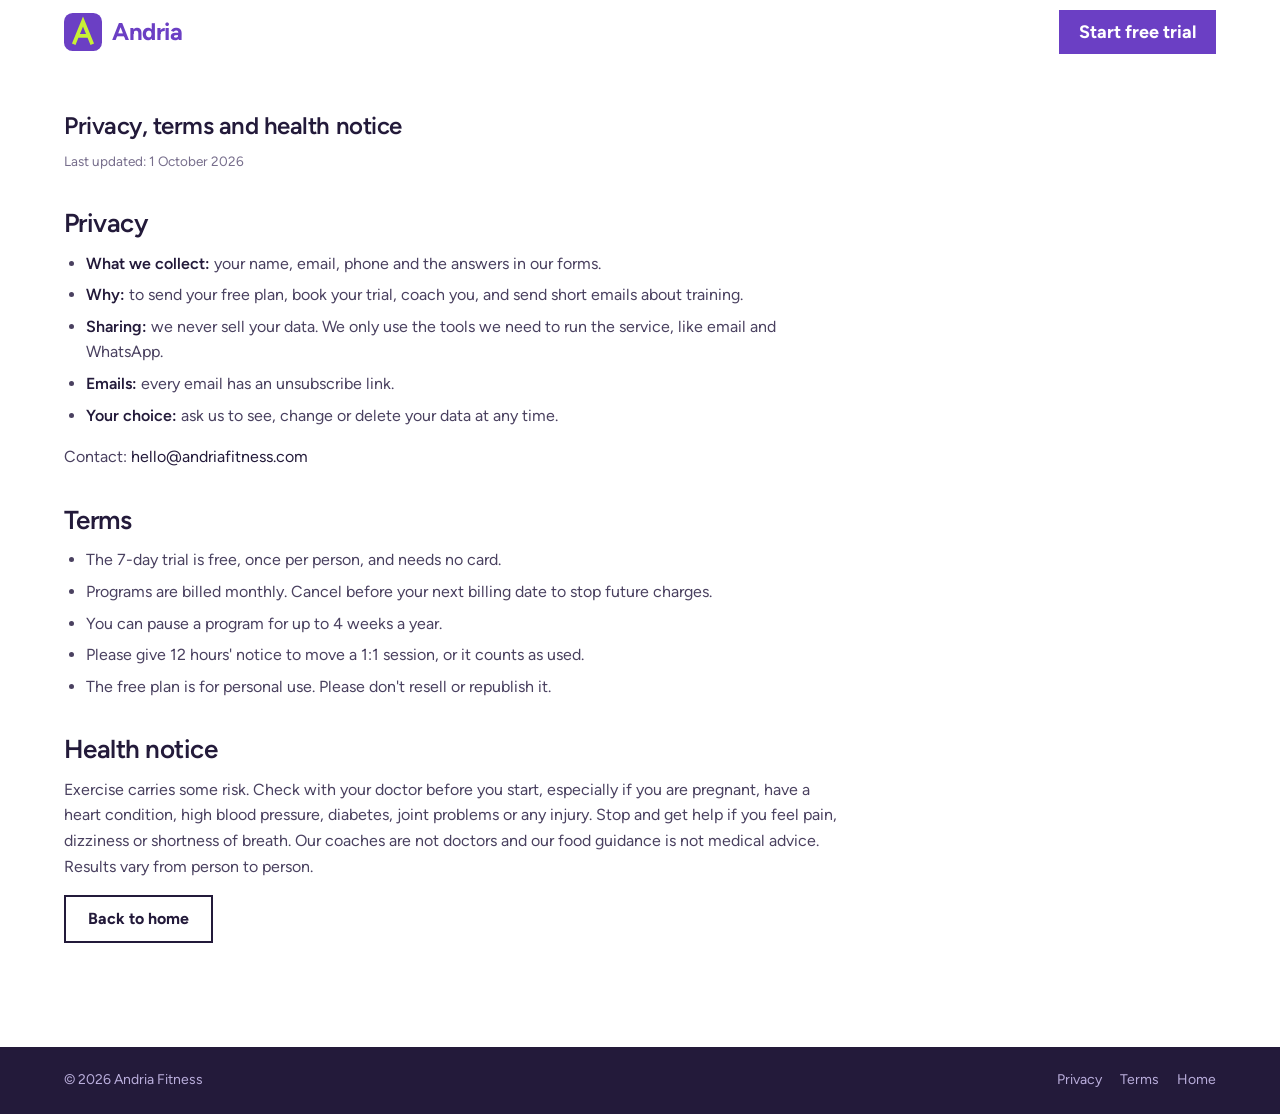
<file: legal.html>
<!doctype html>
<html lang="en">
<head>
<meta charset="utf-8">
<meta name="viewport" content="width=device-width, initial-scale=1">
<title>Privacy, Terms and Health Notice | Andria Fitness</title>
<meta name="description" content="Privacy policy, terms and health notice for Andria Fitness.">
<meta name="theme-color" content="#6b3fc4">
<link rel="icon" href="assets/img/favicon.svg" type="image/svg+xml">
<link rel="stylesheet" href="assets/site.css">
</head>
<body data-page="legal">
<svg width="0" height="0" style="position:absolute" aria-hidden="true" focusable="false">
  <symbol id="i-check" viewBox="0 0 24 24"><path d="m5 12.5 4.5 4.5L19 7.5"/></symbol>
  <symbol id="i-x" viewBox="0 0 24 24"><path d="M6.5 6.5l11 11M17.5 6.5l-11 11"/></symbol>
  <symbol id="i-arrow" viewBox="0 0 24 24"><path d="M5 12h14M13 6l6 6-6 6"/></symbol>
  <symbol id="i-menu" viewBox="0 0 24 24"><path d="M4 7h16M4 12h16M4 17h16"/></symbol>
  <symbol id="i-download" viewBox="0 0 24 24"><path d="M12 4v11M7 10l5 5 5-5M5 20h14"/></symbol>
  <symbol id="i-lock" viewBox="0 0 24 24"><rect x="5" y="11" width="14" height="10" rx="1"/><path d="M8 11V8a4 4 0 0 1 8 0v3"/></symbol>
  <symbol id="i-mail" viewBox="0 0 24 24"><rect x="3" y="5" width="18" height="14" rx="1"/><path d="m3.5 6.5 8.5 6.5 8.5-6.5"/></symbol>
  <symbol id="i-phone" viewBox="0 0 24 24"><path d="M5 4h4l2 5-2.5 1.5a11 11 0 0 0 5 5L15 13l5 2v4a2 2 0 0 1-2 2A16 16 0 0 1 3 6a2 2 0 0 1 2-2"/></symbol>
  <symbol id="i-pin" viewBox="0 0 24 24"><path d="M12 21s-7-6.2-7-11.5a7 7 0 0 1 14 0C19 14.8 12 21 12 21z"/><circle cx="12" cy="9.5" r="2.5"/></symbol>
  <symbol id="i-star" viewBox="0 0 24 24"><path d="m12 2.8 2.8 5.9 6.4.8-4.7 4.4 1.2 6.4L12 17.2l-5.7 3.1 1.2-6.4-4.7-4.4 6.4-.8z"/></symbol>
</svg>
<header class="site-header slim-header">
  <div class="wrap nav">
    <a class="brand" href="index.html" aria-label="Andria Fitness, home">
      <svg class="brand-mark" viewBox="0 0 40 40" aria-hidden="true"><rect width="40" height="40" rx="9" fill="#6b3fc4"/><path d="M11 31 20 9l9 22M14.5 24h11" fill="none" stroke="#c8f135" stroke-width="4" stroke-linecap="square"/></svg>
      <span class="brand-name">Andria<small>Fitness</small></span>
    </a>
    <a class="btn btn-coral nav-cta" href="trial.html">Start free trial</a>
  </div>
</header>

<main class="wrap">
  <article class="legal">
    <h1>Privacy, terms and health notice</h1>
    <p class="fine">Last updated: 1 October 2026</p>

    <h2 id="privacy">Privacy</h2>
    <ul>
      <li><strong>What we collect:</strong> your name, email, phone and the answers in our forms.</li>
      <li><strong>Why:</strong> to send your free plan, book your trial, coach you, and send short emails about training.</li>
      <li><strong>Sharing:</strong> we never sell your data. We only use the tools we need to run the service, like email and WhatsApp.</li>
      <li><strong>Emails:</strong> every email has an unsubscribe link.</li>
      <li><strong>Your choice:</strong> ask us to see, change or delete your data at any time.</li>
    </ul>
    <p>Contact: <a href="mailto:hello@andriafitness.com">hello@andriafitness.com</a></p>

    <h2 id="terms">Terms</h2>
    <ul>
      <li>The 7-day trial is free, once per person, and needs no card.</li>
      <li>Programs are billed monthly. Cancel before your next billing date to stop future charges.</li>
      <li>You can pause a program for up to 4 weeks a year.</li>
      <li>Please give 12 hours' notice to move a 1:1 session, or it counts as used.</li>
      <li>The free plan is for personal use. Please don't resell or republish it.</li>
    </ul>

    <h2 id="health">Health notice</h2>
    <p>Exercise carries some risk. Check with your doctor before you start, especially if you are pregnant, have a heart condition, high blood pressure, diabetes, joint problems or any injury. Stop and get help if you feel pain, dizziness or shortness of breath. Our coaches are not doctors and our food guidance is not medical advice. Results vary from person to person.</p>

    <p><a class="btn btn-line" href="index.html">Back to home</a></p>
  </article>
</main>

<footer class="funnel-footer">
  <div class="wrap">
    <span>© <span data-year>2026</span> Andria Fitness</span>
    <nav aria-label="Legal"><a href="#privacy">Privacy</a><a href="#terms">Terms</a><a href="index.html">Home</a></nav>
  </div>
</footer>

<script src="assets/site.js" defer></script>
</body>
</html>
</file>
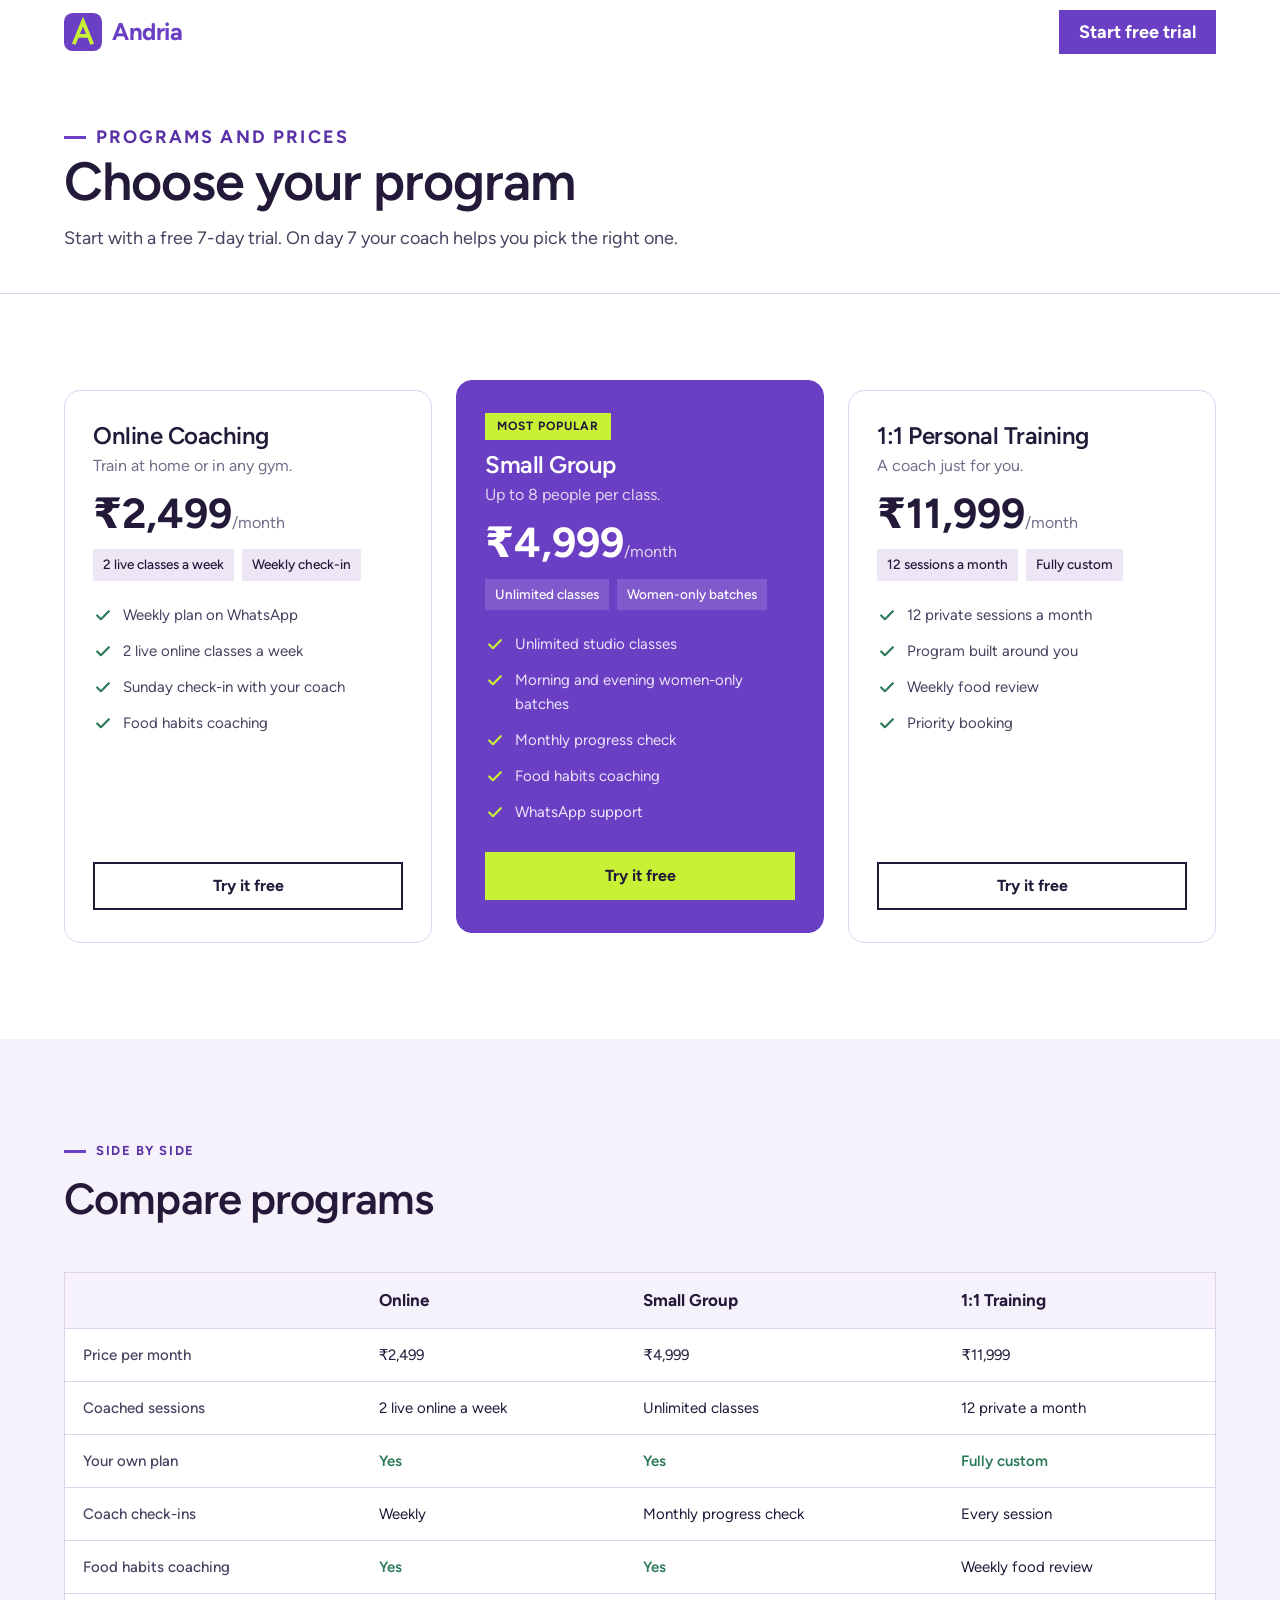
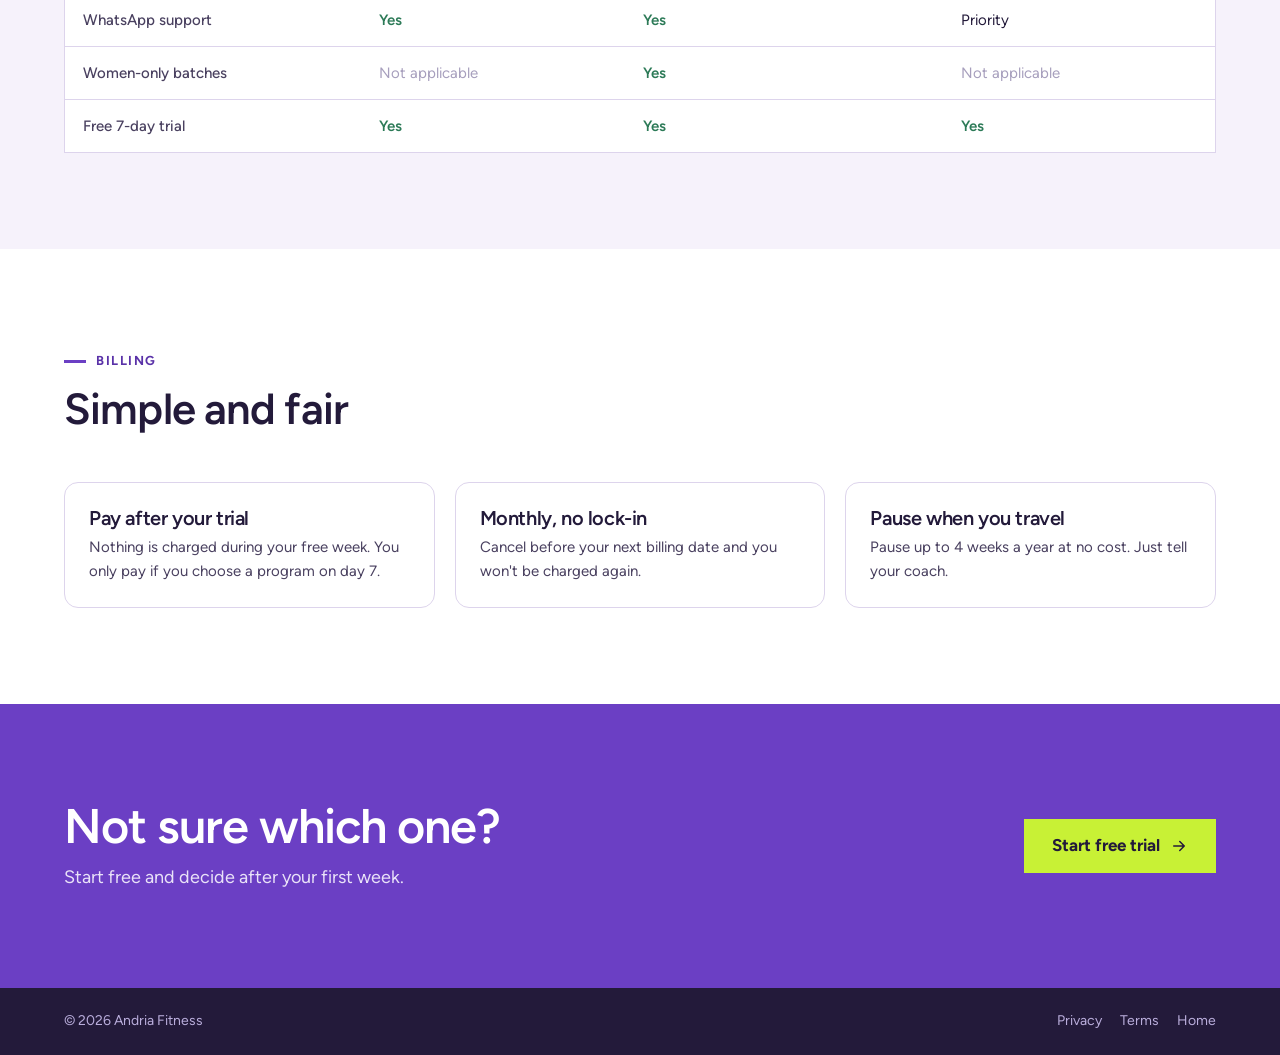
<file: program.html>
<!doctype html>
<html lang="en">
<head>
<meta charset="utf-8">
<meta name="viewport" content="width=device-width, initial-scale=1">
<title>Programs and Prices | Andria Fitness</title>
<meta name="description" content="Online Coaching, Small Group and 1:1 Personal Training at Andria Fitness. Every program starts with a free 7-day trial.">
<meta name="theme-color" content="#6b3fc4">
<link rel="icon" href="assets/img/favicon.svg" type="image/svg+xml">
<link rel="preload" href="assets/fonts/figtree-latin-400-normal.woff2" as="font" type="font/woff2" crossorigin>
<link rel="preload" href="assets/fonts/figtree-latin-600-normal.woff2" as="font" type="font/woff2" crossorigin>
<link rel="stylesheet" href="assets/site.css">
</head>
<body data-page="program">
<svg width="0" height="0" style="position:absolute" aria-hidden="true" focusable="false">
  <symbol id="i-check" viewBox="0 0 24 24"><path d="m5 12.5 4.5 4.5L19 7.5"/></symbol>
  <symbol id="i-x" viewBox="0 0 24 24"><path d="M6.5 6.5l11 11M17.5 6.5l-11 11"/></symbol>
  <symbol id="i-arrow" viewBox="0 0 24 24"><path d="M5 12h14M13 6l6 6-6 6"/></symbol>
  <symbol id="i-menu" viewBox="0 0 24 24"><path d="M4 7h16M4 12h16M4 17h16"/></symbol>
  <symbol id="i-download" viewBox="0 0 24 24"><path d="M12 4v11M7 10l5 5 5-5M5 20h14"/></symbol>
  <symbol id="i-lock" viewBox="0 0 24 24"><rect x="5" y="11" width="14" height="10" rx="1"/><path d="M8 11V8a4 4 0 0 1 8 0v3"/></symbol>
  <symbol id="i-mail" viewBox="0 0 24 24"><rect x="3" y="5" width="18" height="14" rx="1"/><path d="m3.5 6.5 8.5 6.5 8.5-6.5"/></symbol>
  <symbol id="i-phone" viewBox="0 0 24 24"><path d="M5 4h4l2 5-2.5 1.5a11 11 0 0 0 5 5L15 13l5 2v4a2 2 0 0 1-2 2A16 16 0 0 1 3 6a2 2 0 0 1 2-2"/></symbol>
  <symbol id="i-pin" viewBox="0 0 24 24"><path d="M12 21s-7-6.2-7-11.5a7 7 0 0 1 14 0C19 14.8 12 21 12 21z"/><circle cx="12" cy="9.5" r="2.5"/></symbol>
  <symbol id="i-star" viewBox="0 0 24 24"><path d="m12 2.8 2.8 5.9 6.4.8-4.7 4.4 1.2 6.4L12 17.2l-5.7 3.1 1.2-6.4-4.7-4.4 6.4-.8z"/></symbol>
</svg>
<header class="site-header slim-header" data-header>
  <div class="wrap nav">
    <a class="brand" href="index.html" aria-label="Andria Fitness, home">
      <svg class="brand-mark" viewBox="0 0 40 40" aria-hidden="true"><rect width="40" height="40" rx="9" fill="#6b3fc4"/><path d="M11 31 20 9l9 22M14.5 24h11" fill="none" stroke="#c8f135" stroke-width="4" stroke-linecap="square"/></svg>
      <span class="brand-name">Andria<small>Fitness</small></span>
    </a>
    <a class="btn btn-coral nav-cta" href="trial.html">Start free trial</a>
  </div>
</header>

<main>
  <div class="page-head">
    <div class="wrap">
      <p class="kicker">Programs and prices</p>
      <h1>Choose your program</h1>
      <p>Start with a free 7-day trial. On day 7 your coach helps you pick the right one.</p>
    </div>
  </div>

  <section class="section" id="programs">
    <div class="wrap">
      <div class="programs" data-swipe>
        <article class="program">
          <h3>Online Coaching</h3>
          <p class="p-sub">Train at home or in any gym.</p>
          <p class="p-price"><b>₹2,499</b>/month</p>
          <p class="p-meta"><span>2 live classes a week</span><span>Weekly check-in</span></p>
          <ul class="p-list">
            <li><svg class="ic" aria-hidden="true"><use href="#i-check"/></svg>Weekly plan on WhatsApp</li>
            <li><svg class="ic" aria-hidden="true"><use href="#i-check"/></svg>2 live online classes a week</li>
            <li><svg class="ic" aria-hidden="true"><use href="#i-check"/></svg>Sunday check-in with your coach</li>
            <li><svg class="ic" aria-hidden="true"><use href="#i-check"/></svg>Food habits coaching</li>
          </ul>
          <a class="btn btn-line btn-block" href="trial.html?program=online">Try it free</a>
        </article>
        <article class="program featured">
          <span class="p-badge">Most popular</span>
          <h3>Small Group</h3>
          <p class="p-sub">Up to 8 people per class.</p>
          <p class="p-price"><b>₹4,999</b>/month</p>
          <p class="p-meta"><span>Unlimited classes</span><span>Women-only batches</span></p>
          <ul class="p-list">
            <li><svg class="ic" aria-hidden="true"><use href="#i-check"/></svg>Unlimited studio classes</li>
            <li><svg class="ic" aria-hidden="true"><use href="#i-check"/></svg>Morning and evening women-only batches</li>
            <li><svg class="ic" aria-hidden="true"><use href="#i-check"/></svg>Monthly progress check</li>
            <li><svg class="ic" aria-hidden="true"><use href="#i-check"/></svg>Food habits coaching</li>
            <li><svg class="ic" aria-hidden="true"><use href="#i-check"/></svg>WhatsApp support</li>
          </ul>
          <a class="btn btn-coral btn-block" href="trial.html?program=group">Try it free</a>
        </article>
        <article class="program">
          <h3>1:1 Personal Training</h3>
          <p class="p-sub">A coach just for you.</p>
          <p class="p-price"><b>₹11,999</b>/month</p>
          <p class="p-meta"><span>12 sessions a month</span><span>Fully custom</span></p>
          <ul class="p-list">
            <li><svg class="ic" aria-hidden="true"><use href="#i-check"/></svg>12 private sessions a month</li>
            <li><svg class="ic" aria-hidden="true"><use href="#i-check"/></svg>Program built around you</li>
            <li><svg class="ic" aria-hidden="true"><use href="#i-check"/></svg>Weekly food review</li>
            <li><svg class="ic" aria-hidden="true"><use href="#i-check"/></svg>Priority booking</li>
          </ul>
          <a class="btn btn-line btn-block" href="trial.html?program=pt">Try it free</a>
        </article>
      </div>
    </div>
  </section>

  <section class="section section-tint">
    <div class="wrap">
      <div class="section-head">
        <p class="kicker">Side by side</p>
        <h2>Compare programs</h2>
      </div>
      <div class="compare-wrap">
        <table class="compare">
          <thead>
            <tr><th scope="col"><span class="sr-only">Feature</span></th><th scope="col">Online</th><th scope="col">Small Group</th><th scope="col">1:1 Training</th></tr>
          </thead>
          <tbody>
            <tr><th scope="row">Price per month</th><td>₹2,499</td><td>₹4,999</td><td>₹11,999</td></tr>
            <tr><th scope="row">Coached sessions</th><td>2 live online a week</td><td>Unlimited classes</td><td>12 private a month</td></tr>
            <tr><th scope="row">Your own plan</th><td class="yes">Yes</td><td class="yes">Yes</td><td class="yes">Fully custom</td></tr>
            <tr><th scope="row">Coach check-ins</th><td>Weekly</td><td>Monthly progress check</td><td>Every session</td></tr>
            <tr><th scope="row">Food habits coaching</th><td class="yes">Yes</td><td class="yes">Yes</td><td>Weekly food review</td></tr>
            <tr><th scope="row">WhatsApp support</th><td class="yes">Yes</td><td class="yes">Yes</td><td>Priority</td></tr>
            <tr><th scope="row">Women-only batches</th><td class="no">Not applicable</td><td class="yes">Yes</td><td class="no">Not applicable</td></tr>
            <tr><th scope="row">Free 7-day trial</th><td class="yes">Yes</td><td class="yes">Yes</td><td class="yes">Yes</td></tr>
          </tbody>
        </table>
      </div>
    </div>
  </section>

  <section class="section">
    <div class="wrap">
      <div class="section-head">
        <p class="kicker">Billing</p>
        <h2>Simple and fair</h2>
      </div>
      <div class="billing">
        <div><h3>Pay after your trial</h3><p>Nothing is charged during your free week. You only pay if you choose a program on day 7.</p></div>
        <div><h3>Monthly, no lock-in</h3><p>Cancel before your next billing date and you won't be charged again.</p></div>
        <div><h3>Pause when you travel</h3><p>Pause up to 4 weeks a year at no cost. Just tell your coach.</p></div>
      </div>
    </div>
  </section>

  <section class="cta-band">
    <div class="wrap cta-in">
      <div>
        <h2>Not sure which one?</h2>
        <p>Start free and decide after your first week.</p>
      </div>
      <a class="btn btn-coral btn-lg" href="trial.html">Start free trial <svg class="ic" aria-hidden="true"><use href="#i-arrow"/></svg></a>
    </div>
  </section>
</main>

<footer class="funnel-footer">
  <div class="wrap">
    <span>© <span data-year>2026</span> Andria Fitness</span>
    <nav aria-label="Legal"><a href="legal.html#privacy">Privacy</a><a href="legal.html#terms">Terms</a><a href="index.html">Home</a></nav>
  </div>
</footer>

<script src="assets/site.js" defer></script>
</body>
</html>
</file>
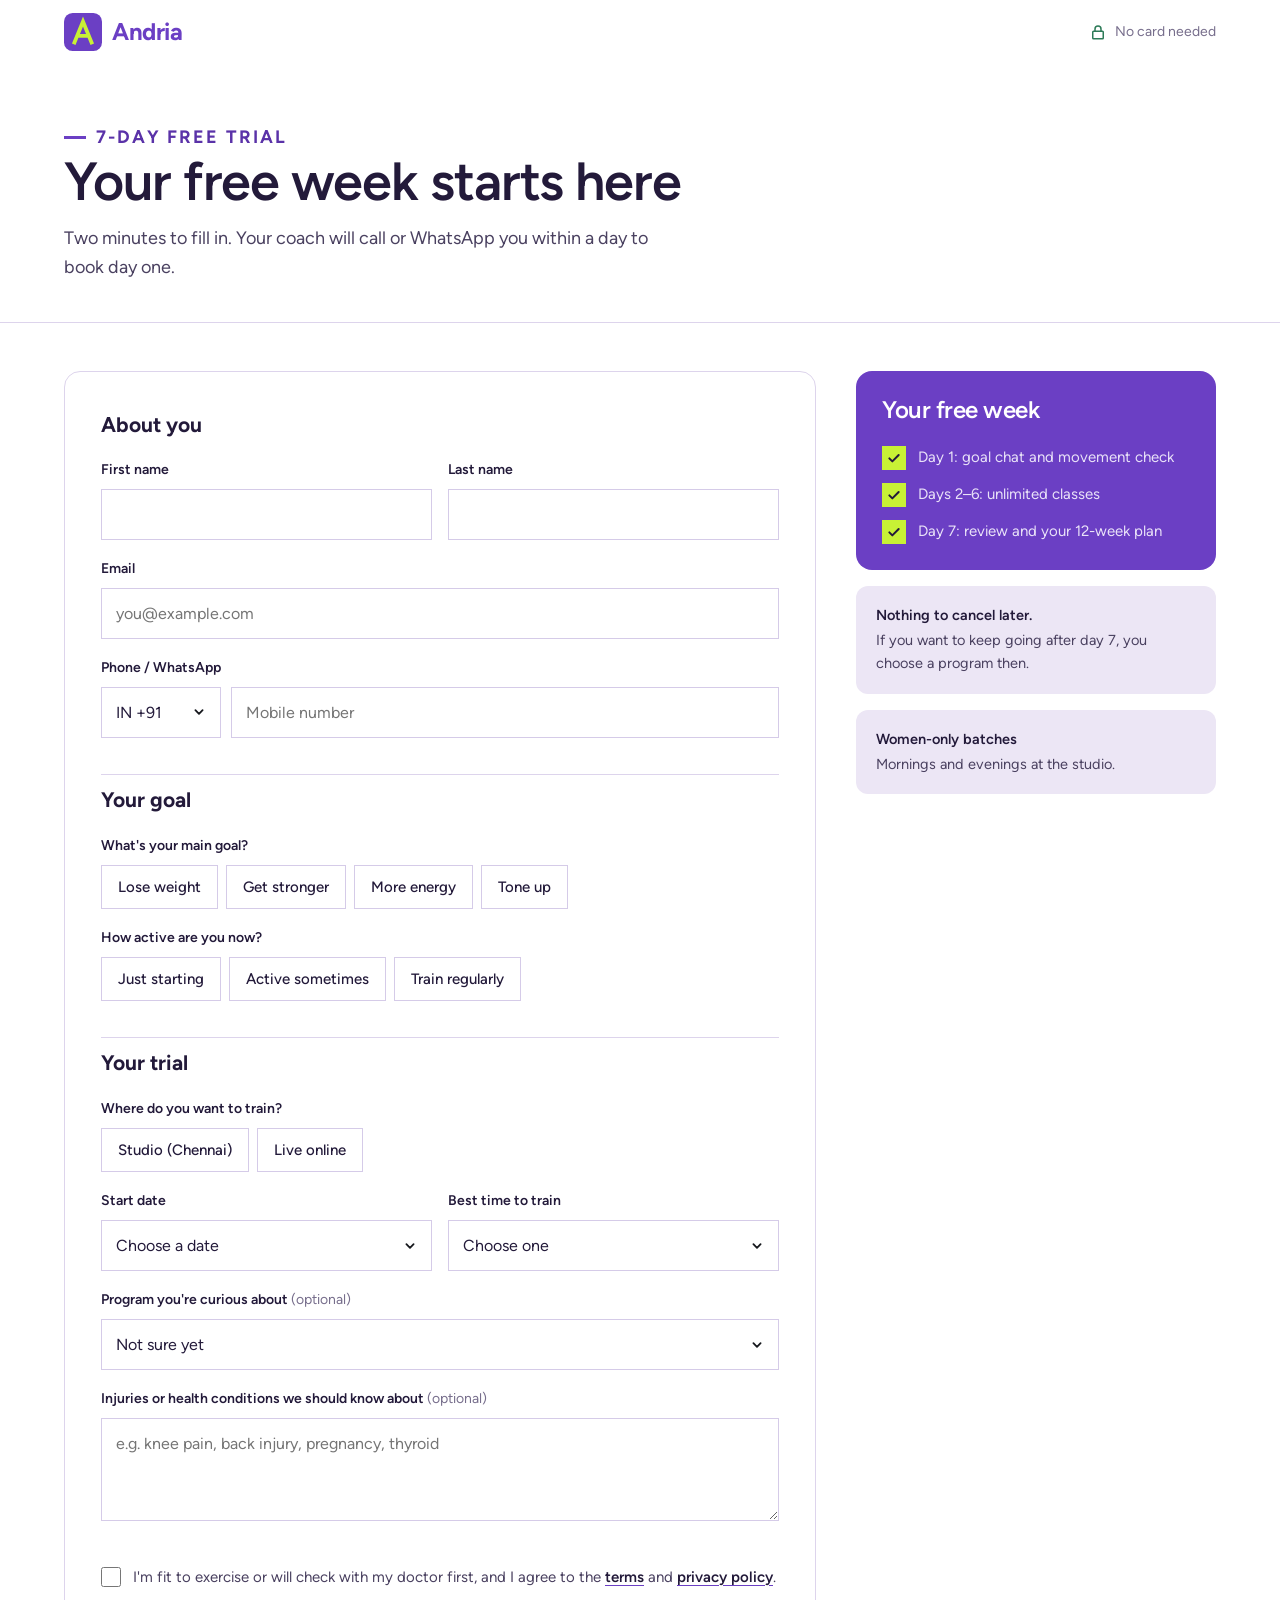
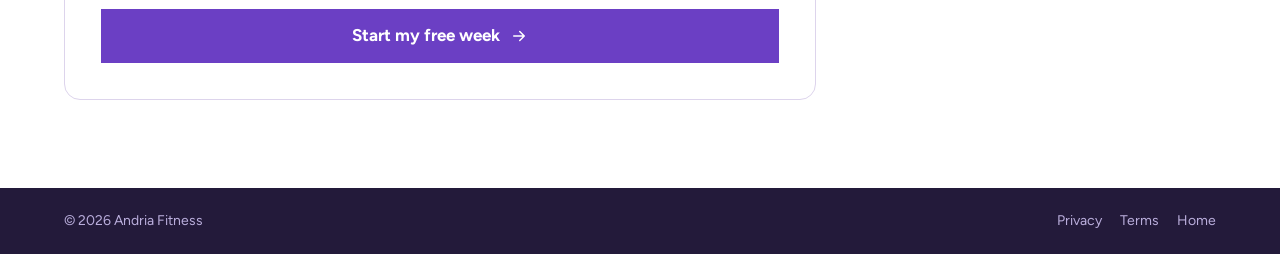
<file: trial.html>
<!doctype html>
<html lang="en">
<head>
<meta charset="utf-8">
<meta name="viewport" content="width=device-width, initial-scale=1">
<title>Start Your 7-Day Free Trial | Andria Fitness</title>
<meta name="description" content="Try Andria Fitness free for 7 days. Meet your coach, train at the studio or online, and get your 12-week plan.">
<meta name="theme-color" content="#6b3fc4">
<meta name="robots" content="noindex">
<link rel="icon" href="assets/img/favicon.svg" type="image/svg+xml">
<link rel="preload" href="assets/fonts/figtree-latin-400-normal.woff2" as="font" type="font/woff2" crossorigin>
<link rel="stylesheet" href="assets/site.css">
</head>
<body data-page="trial">
<svg width="0" height="0" style="position:absolute" aria-hidden="true" focusable="false">
  <symbol id="i-check" viewBox="0 0 24 24"><path d="m5 12.5 4.5 4.5L19 7.5"/></symbol>
  <symbol id="i-x" viewBox="0 0 24 24"><path d="M6.5 6.5l11 11M17.5 6.5l-11 11"/></symbol>
  <symbol id="i-arrow" viewBox="0 0 24 24"><path d="M5 12h14M13 6l6 6-6 6"/></symbol>
  <symbol id="i-menu" viewBox="0 0 24 24"><path d="M4 7h16M4 12h16M4 17h16"/></symbol>
  <symbol id="i-download" viewBox="0 0 24 24"><path d="M12 4v11M7 10l5 5 5-5M5 20h14"/></symbol>
  <symbol id="i-lock" viewBox="0 0 24 24"><rect x="5" y="11" width="14" height="10" rx="1"/><path d="M8 11V8a4 4 0 0 1 8 0v3"/></symbol>
  <symbol id="i-mail" viewBox="0 0 24 24"><rect x="3" y="5" width="18" height="14" rx="1"/><path d="m3.5 6.5 8.5 6.5 8.5-6.5"/></symbol>
  <symbol id="i-phone" viewBox="0 0 24 24"><path d="M5 4h4l2 5-2.5 1.5a11 11 0 0 0 5 5L15 13l5 2v4a2 2 0 0 1-2 2A16 16 0 0 1 3 6a2 2 0 0 1 2-2"/></symbol>
  <symbol id="i-pin" viewBox="0 0 24 24"><path d="M12 21s-7-6.2-7-11.5a7 7 0 0 1 14 0C19 14.8 12 21 12 21z"/><circle cx="12" cy="9.5" r="2.5"/></symbol>
  <symbol id="i-star" viewBox="0 0 24 24"><path d="m12 2.8 2.8 5.9 6.4.8-4.7 4.4 1.2 6.4L12 17.2l-5.7 3.1 1.2-6.4-4.7-4.4 6.4-.8z"/></symbol>
</svg>
<header class="site-header slim-header">
  <div class="wrap nav">
    <a class="brand" href="index.html" aria-label="Andria Fitness, home">
      <svg class="brand-mark" viewBox="0 0 40 40" aria-hidden="true"><rect width="40" height="40" rx="9" fill="#6b3fc4"/><path d="M11 31 20 9l9 22M14.5 24h11" fill="none" stroke="#c8f135" stroke-width="4" stroke-linecap="square"/></svg>
      <span class="brand-name">Andria<small>Fitness</small></span>
    </a>
    <p class="secure"><svg class="ic" aria-hidden="true"><use href="#i-lock"/></svg>No card needed</p>
  </div>
</header>

<main>
  <div class="page-head">
    <div class="wrap">
      <p class="kicker">7-day free trial</p>
      <h1>Your free week starts here</h1>
      <p>Two minutes to fill in. Your coach will call or WhatsApp you within a day to book day one.</p>
    </div>
  </div>

  <div class="wrap form-layout">
    <form class="form-card" id="trial-form" novalidate>
      <fieldset>
        <legend>About you</legend>
        <div class="grid-2">
          <div class="field">
            <label for="t-first">First name</label>
            <input class="input" id="t-first" name="firstName" type="text" autocomplete="given-name" required data-msg="Please enter your first name.">
            <p class="err"></p>
          </div>
          <div class="field">
            <label for="t-last">Last name</label>
            <input class="input" id="t-last" name="lastName" type="text" autocomplete="family-name" required data-msg="Please enter your last name.">
            <p class="err"></p>
          </div>
        </div>
        <div class="field">
          <label for="t-email">Email</label>
          <input class="input" id="t-email" name="email" type="email" autocomplete="email" inputmode="email" placeholder="you@example.com" required data-msg="Please enter your email.">
          <p class="err"></p>
        </div>
        <div class="field">
          <label for="t-phone">Phone / WhatsApp</label>
          <div class="phone-row">
            <select class="select" name="phoneCode" aria-label="Country code">
              <option value="+91">IN +91</option>
              <option value="+971">AE +971</option>
              <option value="+65">SG +65</option>
              <option value="+44">GB +44</option>
              <option value="+1">US +1</option>
            </select>
            <input class="input" id="t-phone" name="phone" type="tel" autocomplete="tel-national" inputmode="tel" placeholder="Mobile number" required data-msg="Please enter your phone number.">
          </div>
          <p class="err"></p>
        </div>
      </fieldset>

      <fieldset>
        <legend>Your goal</legend>
        <fieldset class="field" data-required data-msg="Please pick your main goal.">
          <legend>What's your main goal?</legend>
          <div class="pills">
            <label><input type="radio" name="goal" value="Lose weight"><span>Lose weight</span></label>
            <label><input type="radio" name="goal" value="Get stronger"><span>Get stronger</span></label>
            <label><input type="radio" name="goal" value="More energy"><span>More energy</span></label>
            <label><input type="radio" name="goal" value="Tone up"><span>Tone up</span></label>
          </div>
          <p class="err"></p>
        </fieldset>
        <fieldset class="field" data-required data-msg="Please choose one.">
          <legend>How active are you now?</legend>
          <div class="pills">
            <label><input type="radio" name="level" value="Just starting"><span>Just starting</span></label>
            <label><input type="radio" name="level" value="Active sometimes"><span>Active sometimes</span></label>
            <label><input type="radio" name="level" value="Train regularly"><span>Train regularly</span></label>
          </div>
          <p class="err"></p>
        </fieldset>
      </fieldset>

      <fieldset>
        <legend>Your trial</legend>
        <fieldset class="field" data-required data-msg="Please choose studio or online.">
          <legend>Where do you want to train?</legend>
          <div class="pills">
            <label><input type="radio" name="where" value="Studio (Chennai)"><span>Studio (Chennai)</span></label>
            <label><input type="radio" name="where" value="Live online"><span>Live online</span></label>
          </div>
          <p class="err"></p>
        </fieldset>
        <div class="grid-2">
          <div class="field">
            <label for="t-start">Start date</label>
            <select class="select" id="t-start" name="start" required data-msg="Please pick a start date." data-start-dates></select>
            <p class="err"></p>
          </div>
          <div class="field">
            <label for="t-time">Best time to train</label>
            <select class="select" id="t-time" name="time" required data-msg="Please pick a time.">
              <option value="">Choose one</option>
              <option>Early morning (6–8 AM)</option>
              <option>Morning (8–11 AM)</option>
              <option>Evening (5–7 PM)</option>
              <option>Late evening (7–9 PM)</option>
            </select>
            <p class="err"></p>
          </div>
        </div>
        <div class="field">
          <label for="t-program">Program you're curious about <span class="opt">(optional)</span></label>
          <select class="select" id="t-program" name="program">
            <option value="">Not sure yet</option>
            <option value="online">Online Coaching</option>
            <option value="group">Small Group</option>
            <option value="pt">1:1 Personal Training</option>
          </select>
        </div>
        <div class="field">
          <label for="t-health">Injuries or health conditions we should know about <span class="opt">(optional)</span></label>
          <textarea class="textarea" id="t-health" name="health" rows="3" maxlength="500" placeholder="e.g. knee pain, back injury, pregnancy, thyroid"></textarea>
        </div>
      </fieldset>

      <div class="hp" aria-hidden="true"><label for="t-website">Leave this empty</label><input id="t-website" name="website" type="text" tabindex="-1" autocomplete="off"></div>
      <div class="field">
        <label class="check"><input type="checkbox" name="consent" required data-msg="Please tick the box to continue."><span>I'm fit to exercise or will check with my doctor first, and I agree to the <a href="legal.html#terms" target="_blank">terms</a> and <a href="legal.html#privacy" target="_blank">privacy policy</a>.</span></label>
        <p class="err"></p>
      </div>
      <div class="form-foot">
        <button class="btn btn-coral btn-lg btn-block" type="submit">Start my free week <svg class="ic" aria-hidden="true"><use href="#i-arrow"/></svg></button>
      </div>
    </form>

    <aside class="side">
      <div class="side-card">
        <h2>Your free week</h2>
        <ul class="ticks">
          <li><svg class="ic" aria-hidden="true"><use href="#i-check"/></svg>Day 1: goal chat and movement check</li>
          <li><svg class="ic" aria-hidden="true"><use href="#i-check"/></svg>Days 2–6: unlimited classes</li>
          <li><svg class="ic" aria-hidden="true"><use href="#i-check"/></svg>Day 7: review and your 12-week plan</li>
        </ul>
      </div>
      <div class="side-note"><strong>Nothing to cancel later.</strong>If you want to keep going after day 7, you choose a program then.</div>
      <div class="side-note"><strong>Women-only batches</strong>Mornings and evenings at the studio.</div>
    </aside>
  </div>
</main>

<footer class="funnel-footer">
  <div class="wrap">
    <span>© <span data-year>2026</span> Andria Fitness</span>
    <nav aria-label="Legal"><a href="legal.html#privacy">Privacy</a><a href="legal.html#terms">Terms</a><a href="index.html">Home</a></nav>
  </div>
</footer>

<div class="overlay" data-overlay hidden>
  <div class="overlay-box" role="status" aria-live="polite"><div class="spinner"></div><p>Booking your free week…</p></div>
</div>

<script src="assets/site.js" defer></script>
</body>
</html>
</file>
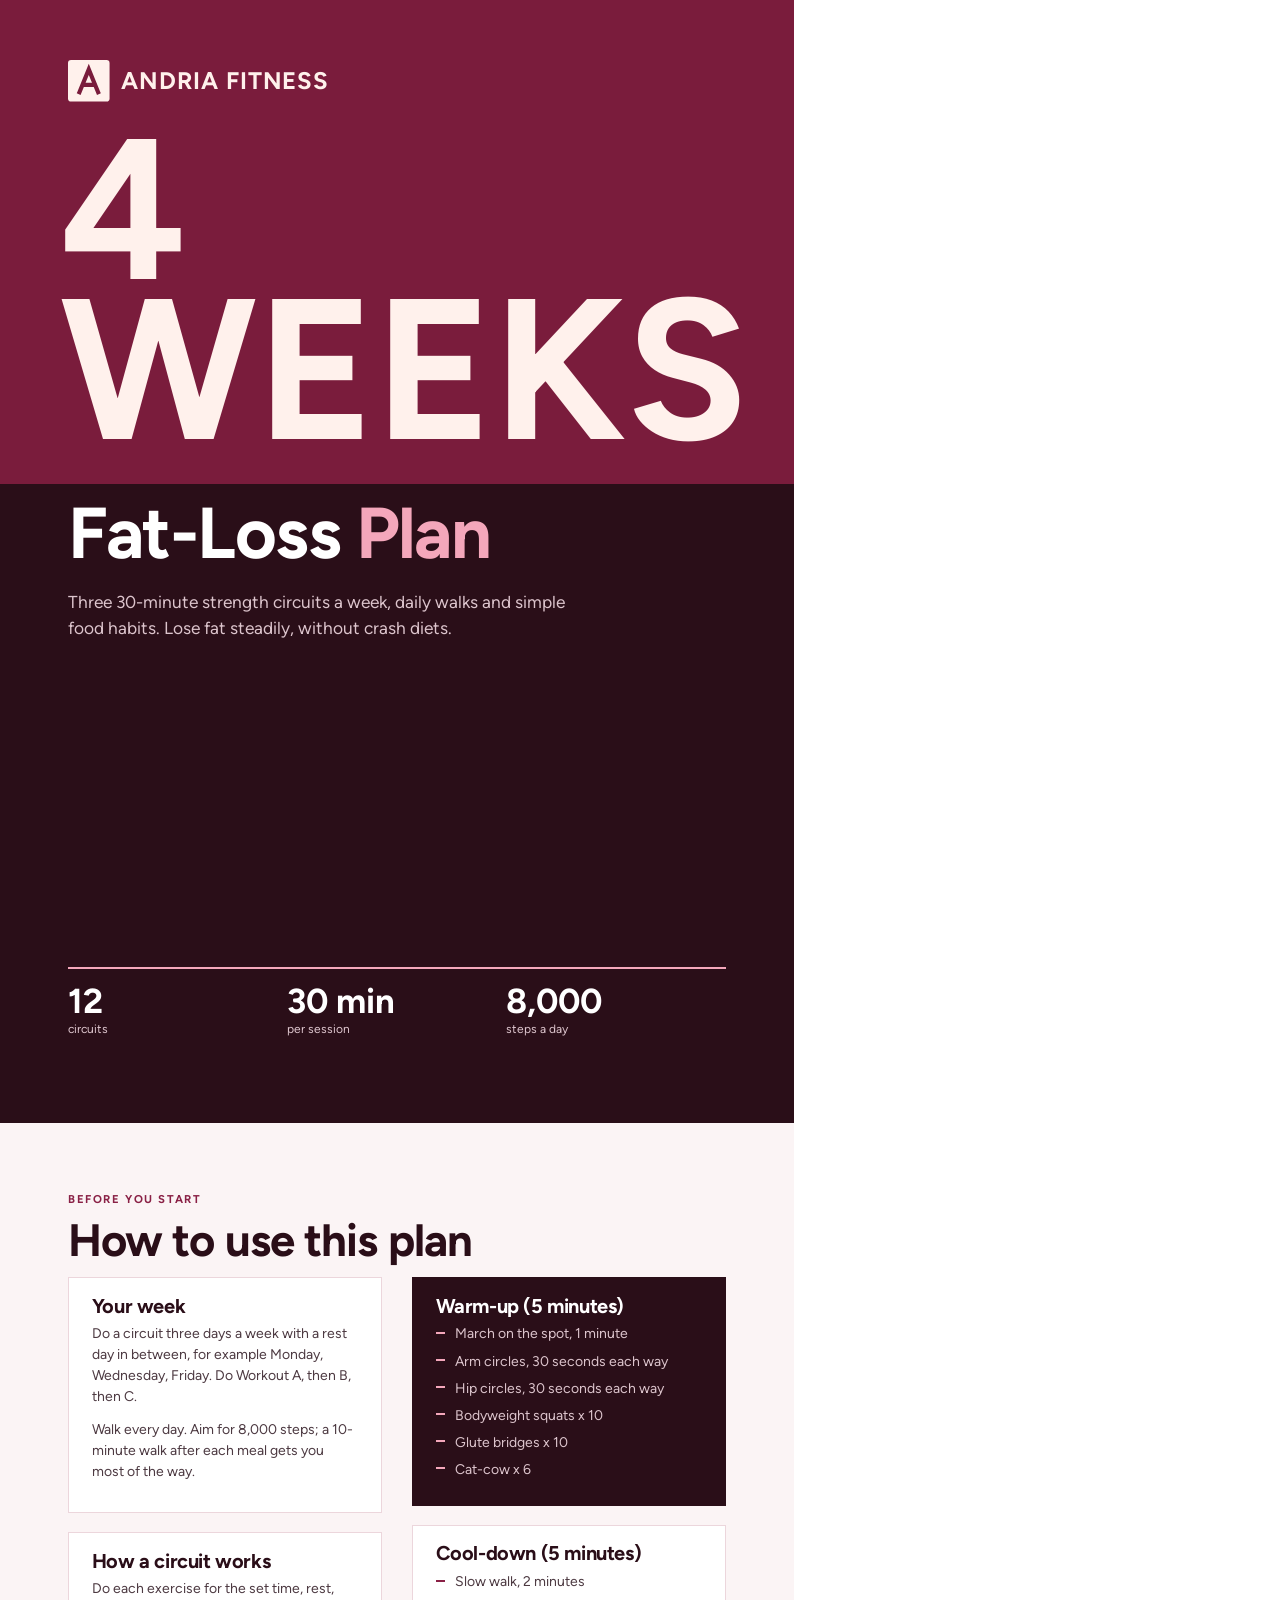
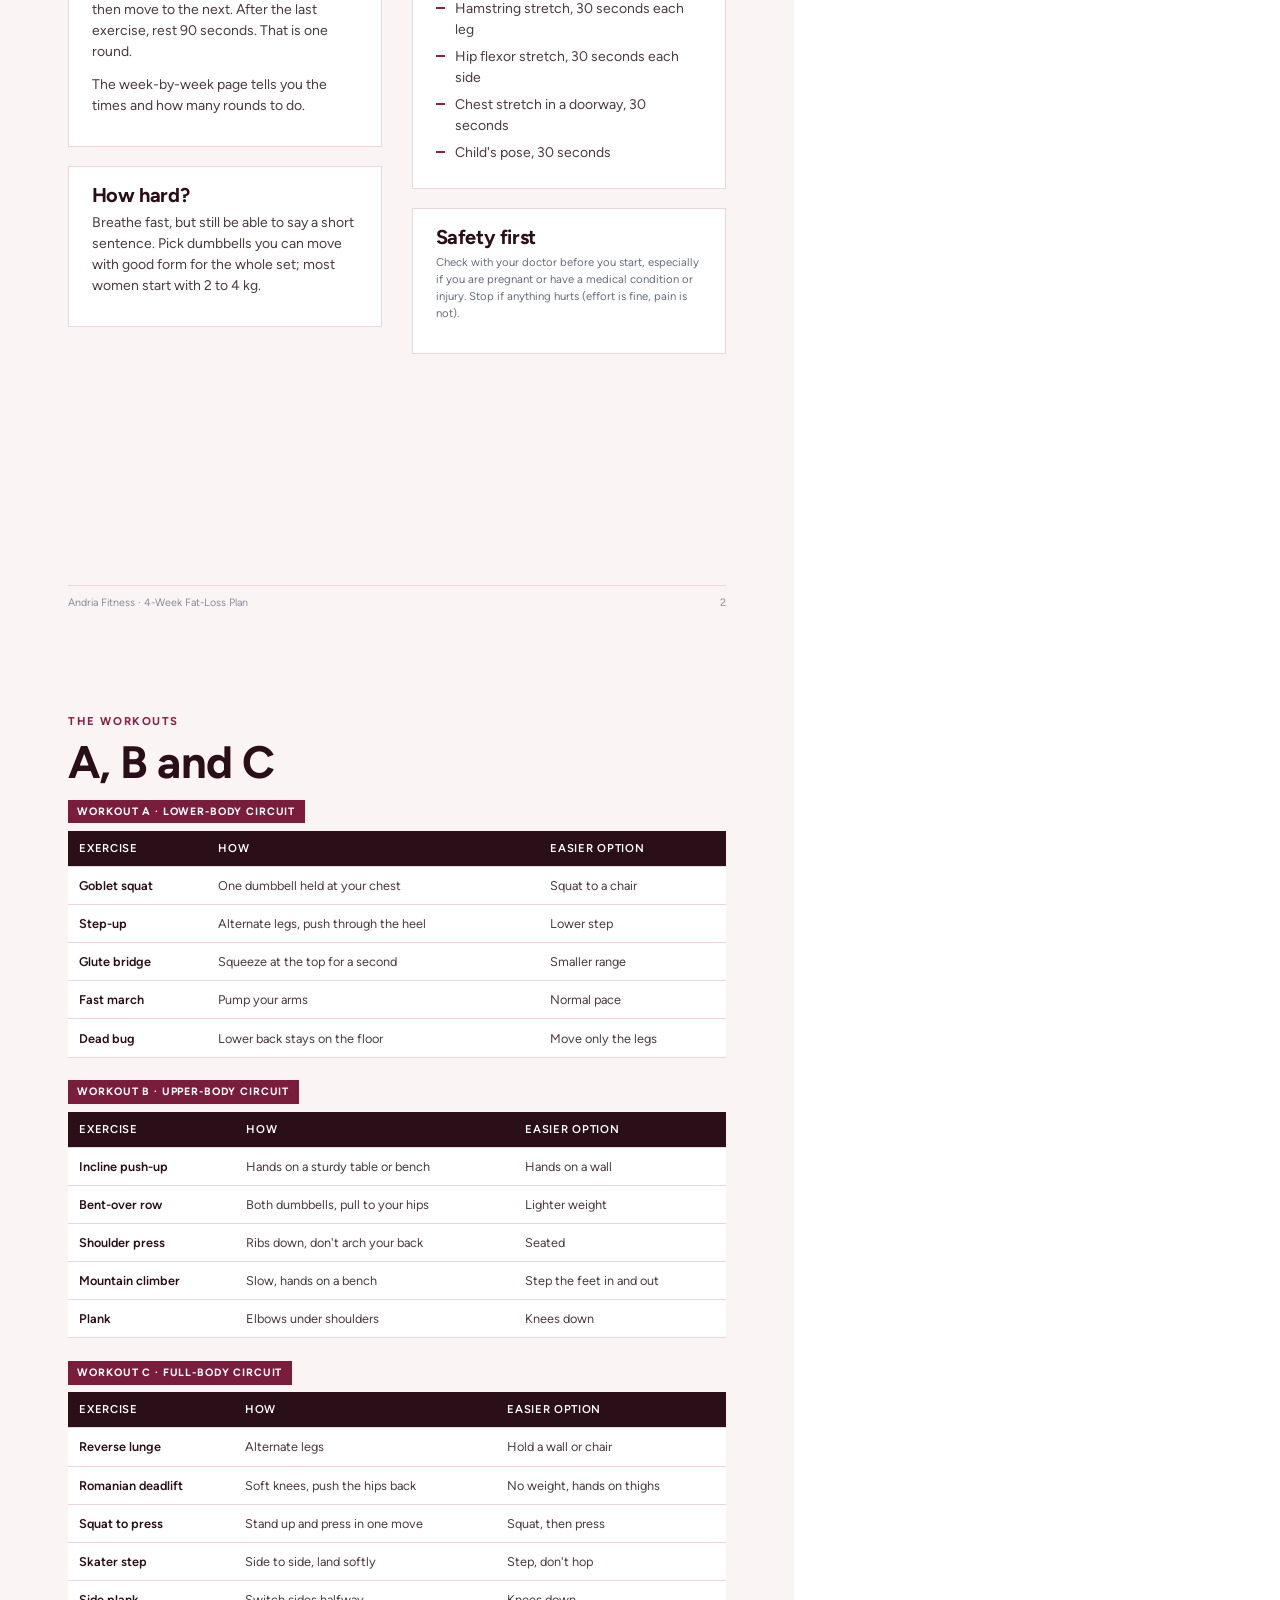
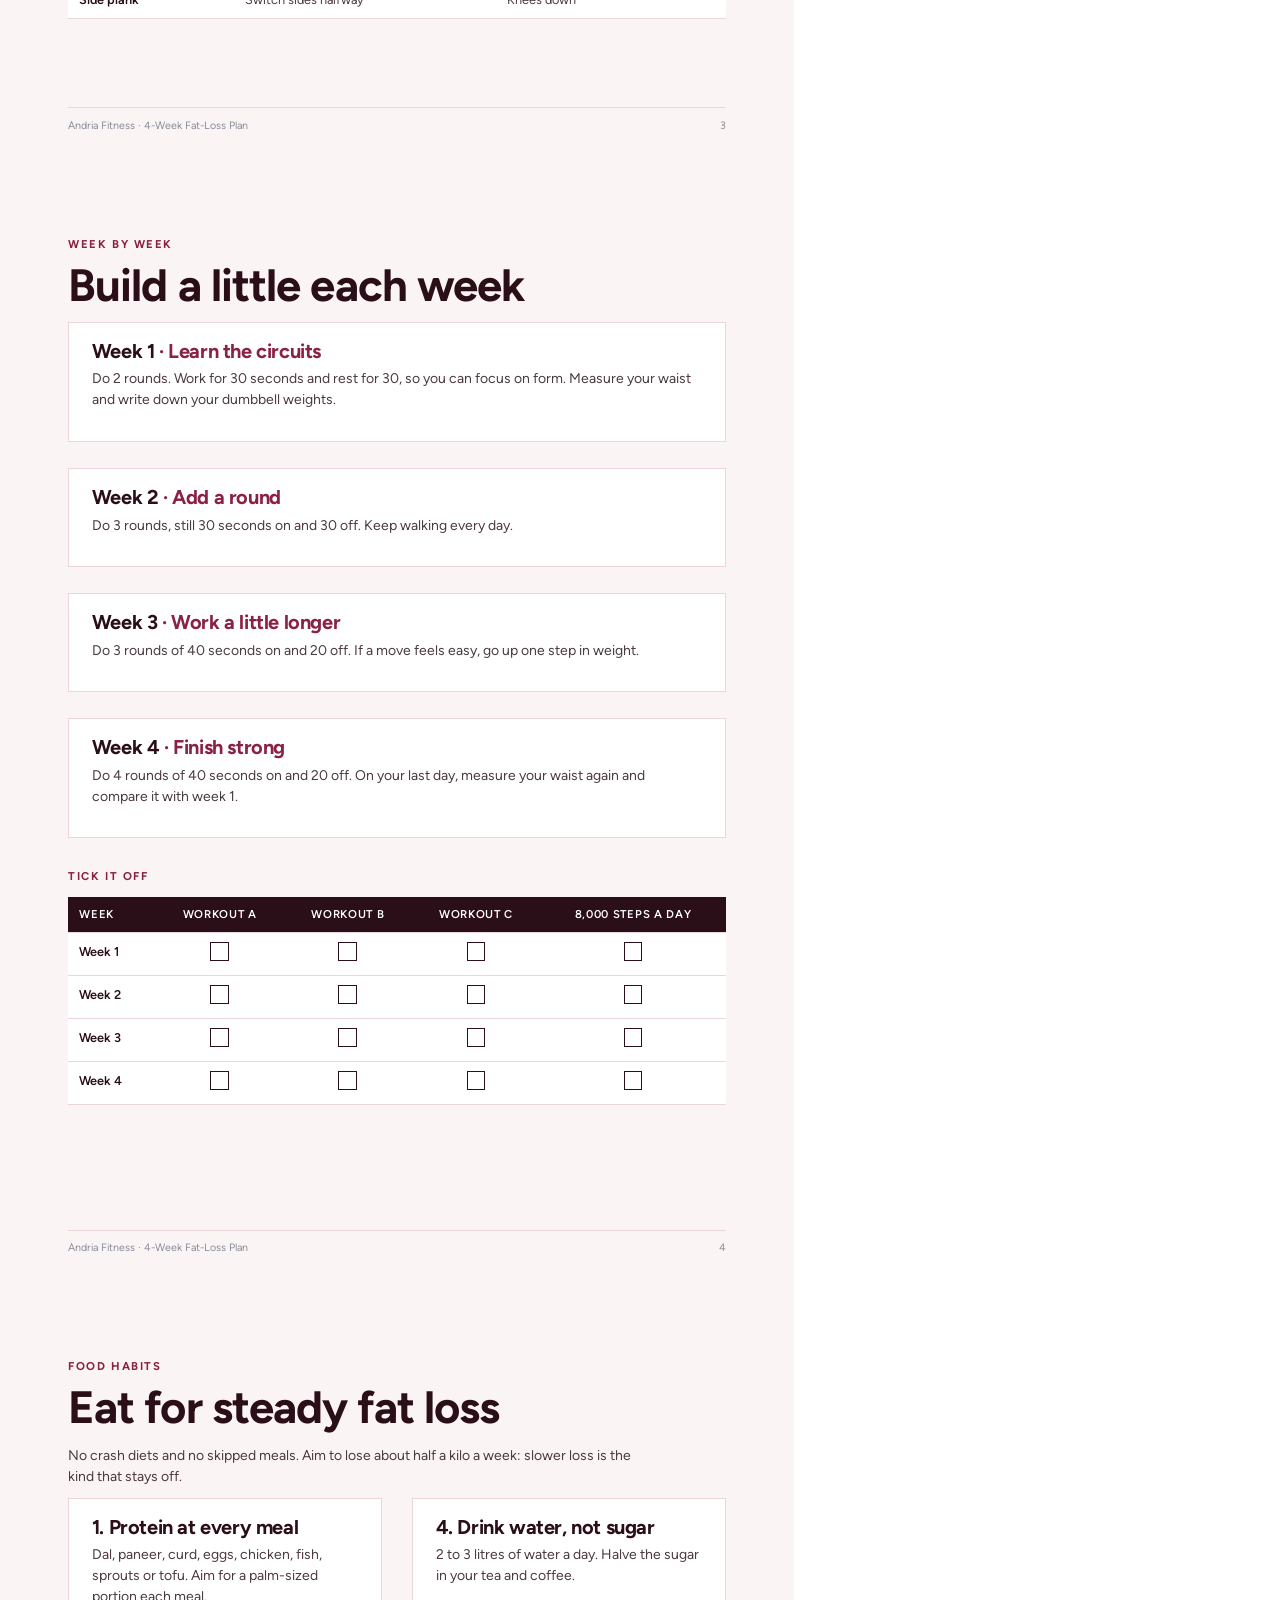
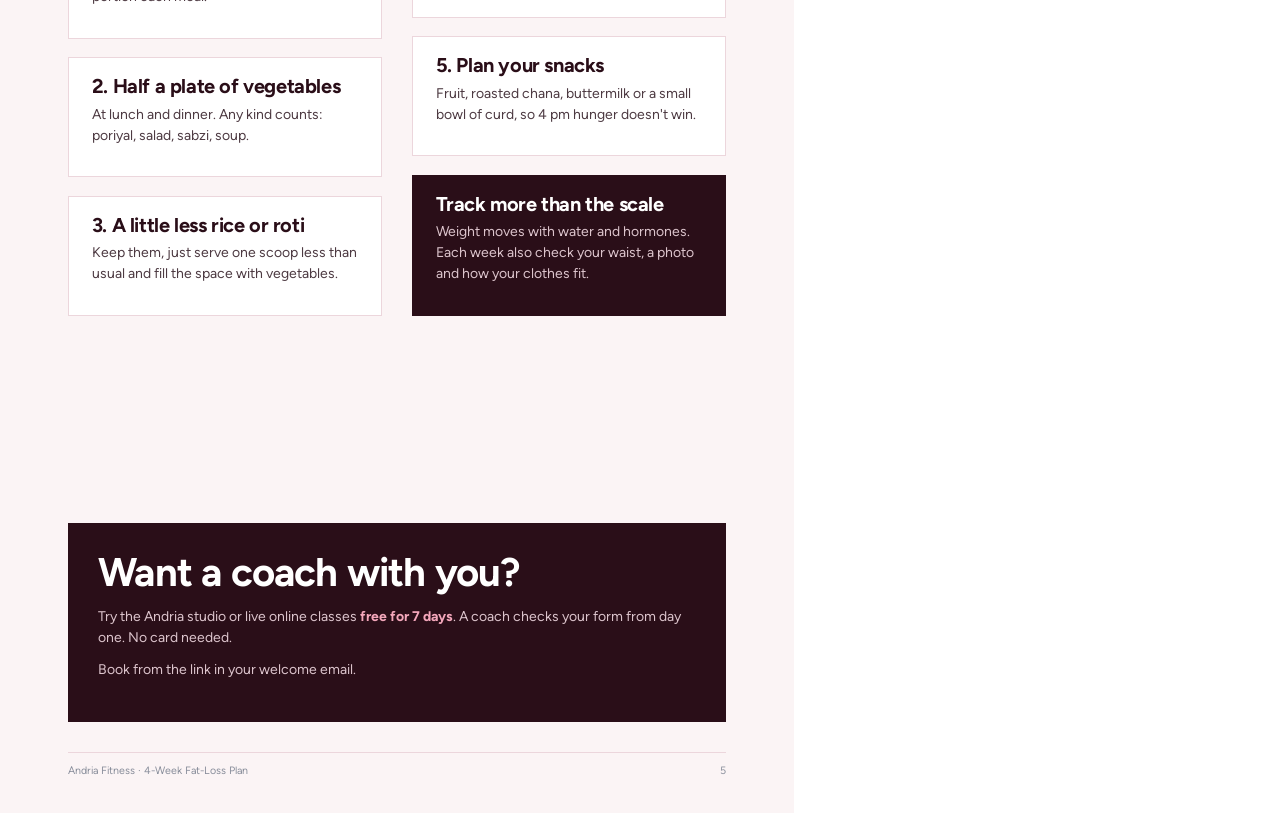
<file: lead-magnet/plan-fat-loss.html>
<!doctype html>
<html lang="en">
<head>
<meta charset="utf-8">
<title>Andria 4-Week Fat-Loss Plan</title>
<!-- Source for assets/andria-4-week-fat-loss-plan.pdf and assets/img/plan-cover-fat-loss.png. Print to A4 PDF with no margins. -->
<link rel="stylesheet" href="plan.css">
<style>
:root {
  --paper: #fbf4f5;
  --text: #4d3a42;
  --ink: #2a0e18;
  --kick: #8a2146;
  --line: #ecd6dc;
  --band: #7a1c3c;
  --band-ink: #fff1ec;
  --panel: #2a0e18;
  --panel-text: #dcc4cc;
  --accent: #f4a7bb;
  --bullet: #8a2146;
  --tag: #7a1c3c;
  --tag-ink: #fff;
}
</style>
</head>
<body>

<section class="page cover">
  <div class="band"></div>
  <div class="logo"><svg viewBox="0 0 40 40"><rect width="40" height="40" rx="3"/><path d="M11 31 20 9l9 22M14.5 24h11" fill="none" stroke-width="4" stroke-linecap="square"/></svg>Andria Fitness</div>
  <div class="big">4<br>WEEKS</div>
  <div class="title">
    <h1>Fat-Loss <span>Plan</span></h1>
    <p class="sub">Three 30-minute strength circuits a week, daily walks and simple food habits. Lose fat steadily, without crash diets.</p>
  </div>
  <div class="meta">
    <div><b>12</b><span>circuits</span></div>
    <div><b>30 min</b><span>per session</span></div>
    <div><b>8,000</b><span>steps a day</span></div>
  </div>
</section>

<section class="page">
  <p class="kick">Before you start</p>
  <h2>How to use this plan</h2>
  <div class="cols">
    <div>
      <div class="box"><h3>Your week</h3><p>Do a circuit three days a week with a rest day in between, for example Monday, Wednesday, Friday. Do Workout A, then B, then C.</p><p>Walk every day. Aim for 8,000 steps; a 10-minute walk after each meal gets you most of the way.</p></div>
      <div class="box"><h3>How a circuit works</h3><p>Do each exercise for the set time, rest, then move to the next. After the last exercise, rest 90 seconds. That is one round.</p><p>The week-by-week page tells you the times and how many rounds to do.</p></div>
      <div class="box"><h3>How hard?</h3><p>Breathe fast, but still be able to say a short sentence. Pick dumbbells you can move with good form for the whole set; most women start with 2 to 4 kg.</p></div>
    </div>
    <div>
      <div class="box dark"><h3>Warm-up (5 minutes)</h3><ul class="dash"><li>March on the spot, 1 minute</li><li>Arm circles, 30 seconds each way</li><li>Hip circles, 30 seconds each way</li><li>Bodyweight squats x 10</li><li>Glute bridges x 10</li><li>Cat-cow x 6</li></ul></div>
      <div class="box"><h3>Cool-down (5 minutes)</h3><ul class="dash"><li>Slow walk, 2 minutes</li><li>Hamstring stretch, 30 seconds each leg</li><li>Hip flexor stretch, 30 seconds each side</li><li>Chest stretch in a doorway, 30 seconds</li><li>Child's pose, 30 seconds</li></ul></div>
      <div class="box">
        <h3>Safety first</h3>
        <p class="note">Check with your doctor before you start, especially if you are pregnant or have a medical condition or injury. Stop if anything hurts (effort is fine, pain is not).</p>
      </div>
    </div>
  </div>
  <div class="foot"><span>Andria Fitness · 4-Week Fat-Loss Plan</span><span>2</span></div>
</section>

<section class="page">
  <p class="kick">The workouts</p>
  <h2>A, B and C</h2>
  <div class="workout">
    <span class="tag">Workout A · Lower-body circuit</span>
    <table>
      <thead><tr><th>Exercise</th><th>How</th><th>Easier option</th></tr></thead>
      <tbody>
        <tr><td class="n">Goblet squat</td><td>One dumbbell held at your chest</td><td>Squat to a chair</td></tr>
        <tr><td class="n">Step-up</td><td>Alternate legs, push through the heel</td><td>Lower step</td></tr>
        <tr><td class="n">Glute bridge</td><td>Squeeze at the top for a second</td><td>Smaller range</td></tr>
        <tr><td class="n">Fast march</td><td>Pump your arms</td><td>Normal pace</td></tr>
        <tr><td class="n">Dead bug</td><td>Lower back stays on the floor</td><td>Move only the legs</td></tr>
      </tbody>
    </table>
  </div>
  <div class="workout">
    <span class="tag">Workout B · Upper-body circuit</span>
    <table>
      <thead><tr><th>Exercise</th><th>How</th><th>Easier option</th></tr></thead>
      <tbody>
        <tr><td class="n">Incline push-up</td><td>Hands on a sturdy table or bench</td><td>Hands on a wall</td></tr>
        <tr><td class="n">Bent-over row</td><td>Both dumbbells, pull to your hips</td><td>Lighter weight</td></tr>
        <tr><td class="n">Shoulder press</td><td>Ribs down, don't arch your back</td><td>Seated</td></tr>
        <tr><td class="n">Mountain climber</td><td>Slow, hands on a bench</td><td>Step the feet in and out</td></tr>
        <tr><td class="n">Plank</td><td>Elbows under shoulders</td><td>Knees down</td></tr>
      </tbody>
    </table>
  </div>
  <div class="workout">
    <span class="tag">Workout C · Full-body circuit</span>
    <table>
      <thead><tr><th>Exercise</th><th>How</th><th>Easier option</th></tr></thead>
      <tbody>
        <tr><td class="n">Reverse lunge</td><td>Alternate legs</td><td>Hold a wall or chair</td></tr>
        <tr><td class="n">Romanian deadlift</td><td>Soft knees, push the hips back</td><td>No weight, hands on thighs</td></tr>
        <tr><td class="n">Squat to press</td><td>Stand up and press in one move</td><td>Squat, then press</td></tr>
        <tr><td class="n">Skater step</td><td>Side to side, land softly</td><td>Step, don't hop</td></tr>
        <tr><td class="n">Side plank</td><td>Switch sides halfway</td><td>Knees down</td></tr>
      </tbody>
    </table>
  </div>
  <div class="foot"><span>Andria Fitness · 4-Week Fat-Loss Plan</span><span>3</span></div>
</section>

<section class="page">
  <p class="kick">Week by week</p>
  <h2>Build a little each week</h2>
  <div class="wk box"><h3>Week 1 <span>· Learn the circuits</span></h3><p>Do 2 rounds. Work for 30 seconds and rest for 30, so you can focus on form. Measure your waist and write down your dumbbell weights.</p></div>
  <div class="wk box"><h3>Week 2 <span>· Add a round</span></h3><p>Do 3 rounds, still 30 seconds on and 30 off. Keep walking every day.</p></div>
  <div class="wk box"><h3>Week 3 <span>· Work a little longer</span></h3><p>Do 3 rounds of 40 seconds on and 20 off. If a move feels easy, go up one step in weight.</p></div>
  <div class="wk box"><h3>Week 4 <span>· Finish strong</span></h3><p>Do 4 rounds of 40 seconds on and 20 off. On your last day, measure your waist again and compare it with week 1.</p></div>

  <p class="kick" style="margin-top:8mm">Tick it off</p>
  <table class="tick">
    <thead><tr><th>Week</th><th>Workout A</th><th>Workout B</th><th>Workout C</th><th>8,000 steps a day</th></tr></thead>
    <tbody>
      <tr><td class="n">Week 1</td><td><span class="sq"></span></td><td><span class="sq"></span></td><td><span class="sq"></span></td><td><span class="sq"></span></td></tr>
      <tr><td class="n">Week 2</td><td><span class="sq"></span></td><td><span class="sq"></span></td><td><span class="sq"></span></td><td><span class="sq"></span></td></tr>
      <tr><td class="n">Week 3</td><td><span class="sq"></span></td><td><span class="sq"></span></td><td><span class="sq"></span></td><td><span class="sq"></span></td></tr>
      <tr><td class="n">Week 4</td><td><span class="sq"></span></td><td><span class="sq"></span></td><td><span class="sq"></span></td><td><span class="sq"></span></td></tr>
    </tbody>
  </table>
  <div class="foot"><span>Andria Fitness · 4-Week Fat-Loss Plan</span><span>4</span></div>
</section>

<section class="page">
  <p class="kick">Food habits</p>
  <h2>Eat for steady fat loss</h2>
  <p style="max-width:150mm">No crash diets and no skipped meals. Aim to lose about half a kilo a week: slower loss is the kind that stays off.</p>
  <div class="cols">
    <div>
      <div class="box"><h3>1. Protein at every meal</h3><p>Dal, paneer, curd, eggs, chicken, fish, sprouts or tofu. Aim for a palm-sized portion each meal.</p></div>
      <div class="box"><h3>2. Half a plate of vegetables</h3><p>At lunch and dinner. Any kind counts: poriyal, salad, sabzi, soup.</p></div>
      <div class="box"><h3>3. A little less rice or roti</h3><p>Keep them, just serve one scoop less than usual and fill the space with vegetables.</p></div>
    </div>
    <div>
      <div class="box"><h3>4. Drink water, not sugar</h3><p>2 to 3 litres of water a day. Halve the sugar in your tea and coffee.</p></div>
      <div class="box"><h3>5. Plan your snacks</h3><p>Fruit, roasted chana, buttermilk or a small bowl of curd, so 4 pm hunger doesn't win.</p></div>
      <div class="box dark"><h3>Track more than the scale</h3><p>Weight moves with water and hormones. Each week also check your waist, a photo and how your clothes fit.</p></div>
    </div>
  </div>
  <div class="cta">
    <h2>Want a coach with you?</h2>
    <p>Try the Andria studio or live online classes <b>free for 7 days</b>. A coach checks your form from day one. No card needed.</p>
    <p>Book from the link in your welcome email.</p>
  </div>
  <div class="foot"><span>Andria Fitness · 4-Week Fat-Loss Plan</span><span>5</span></div>
</section>

</body>
</html>
</file>
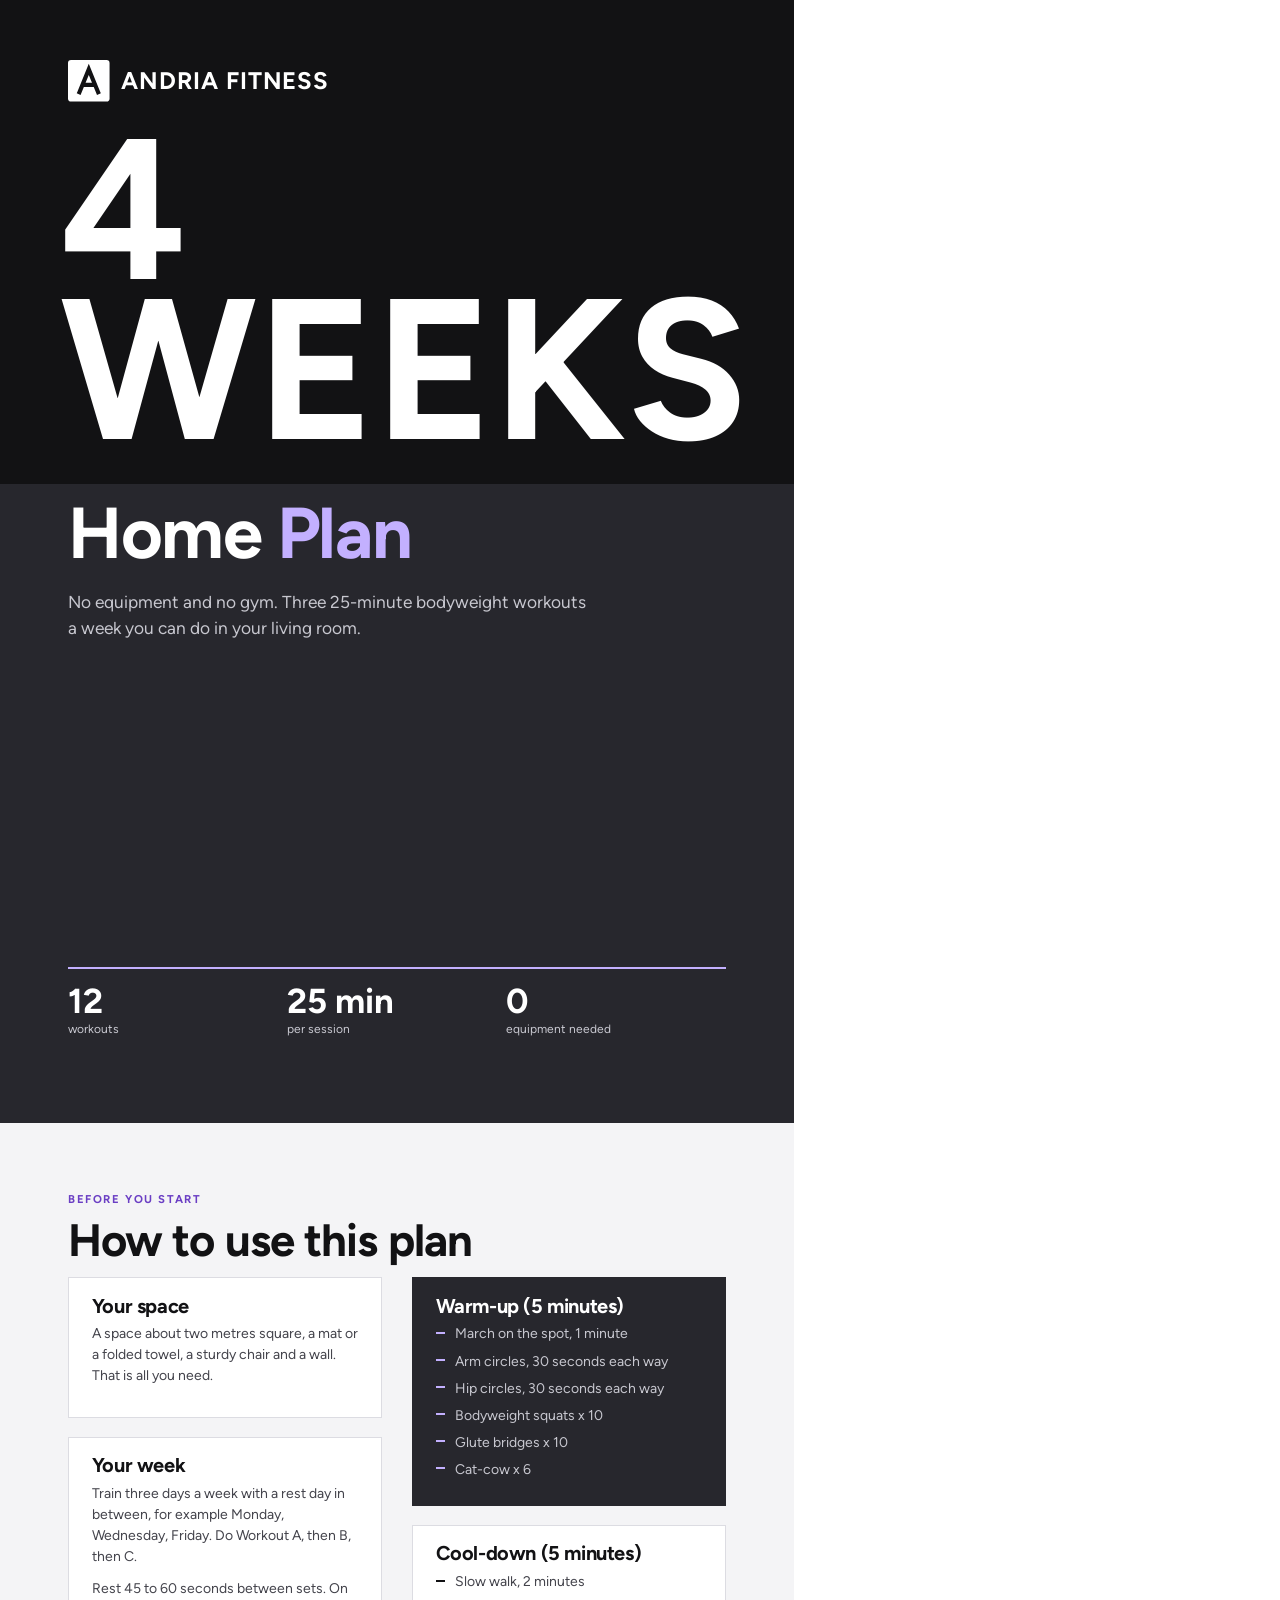
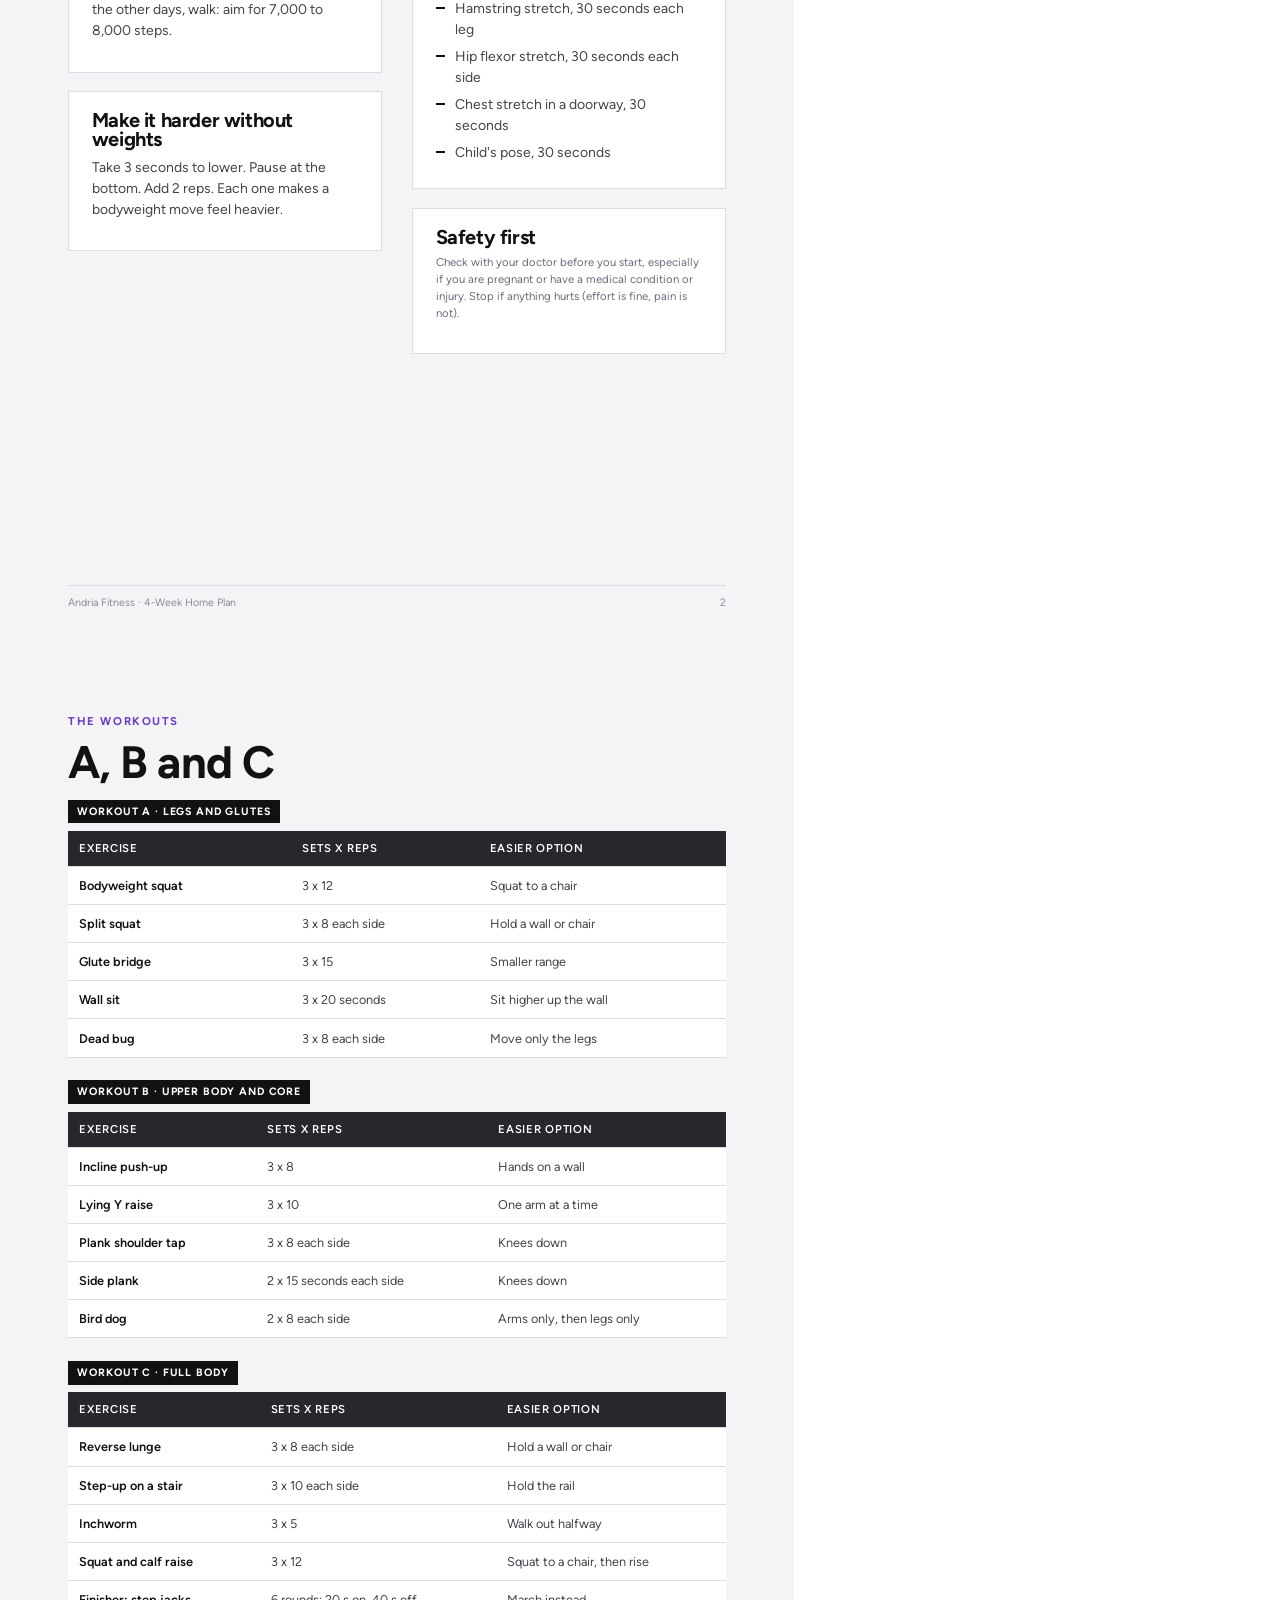
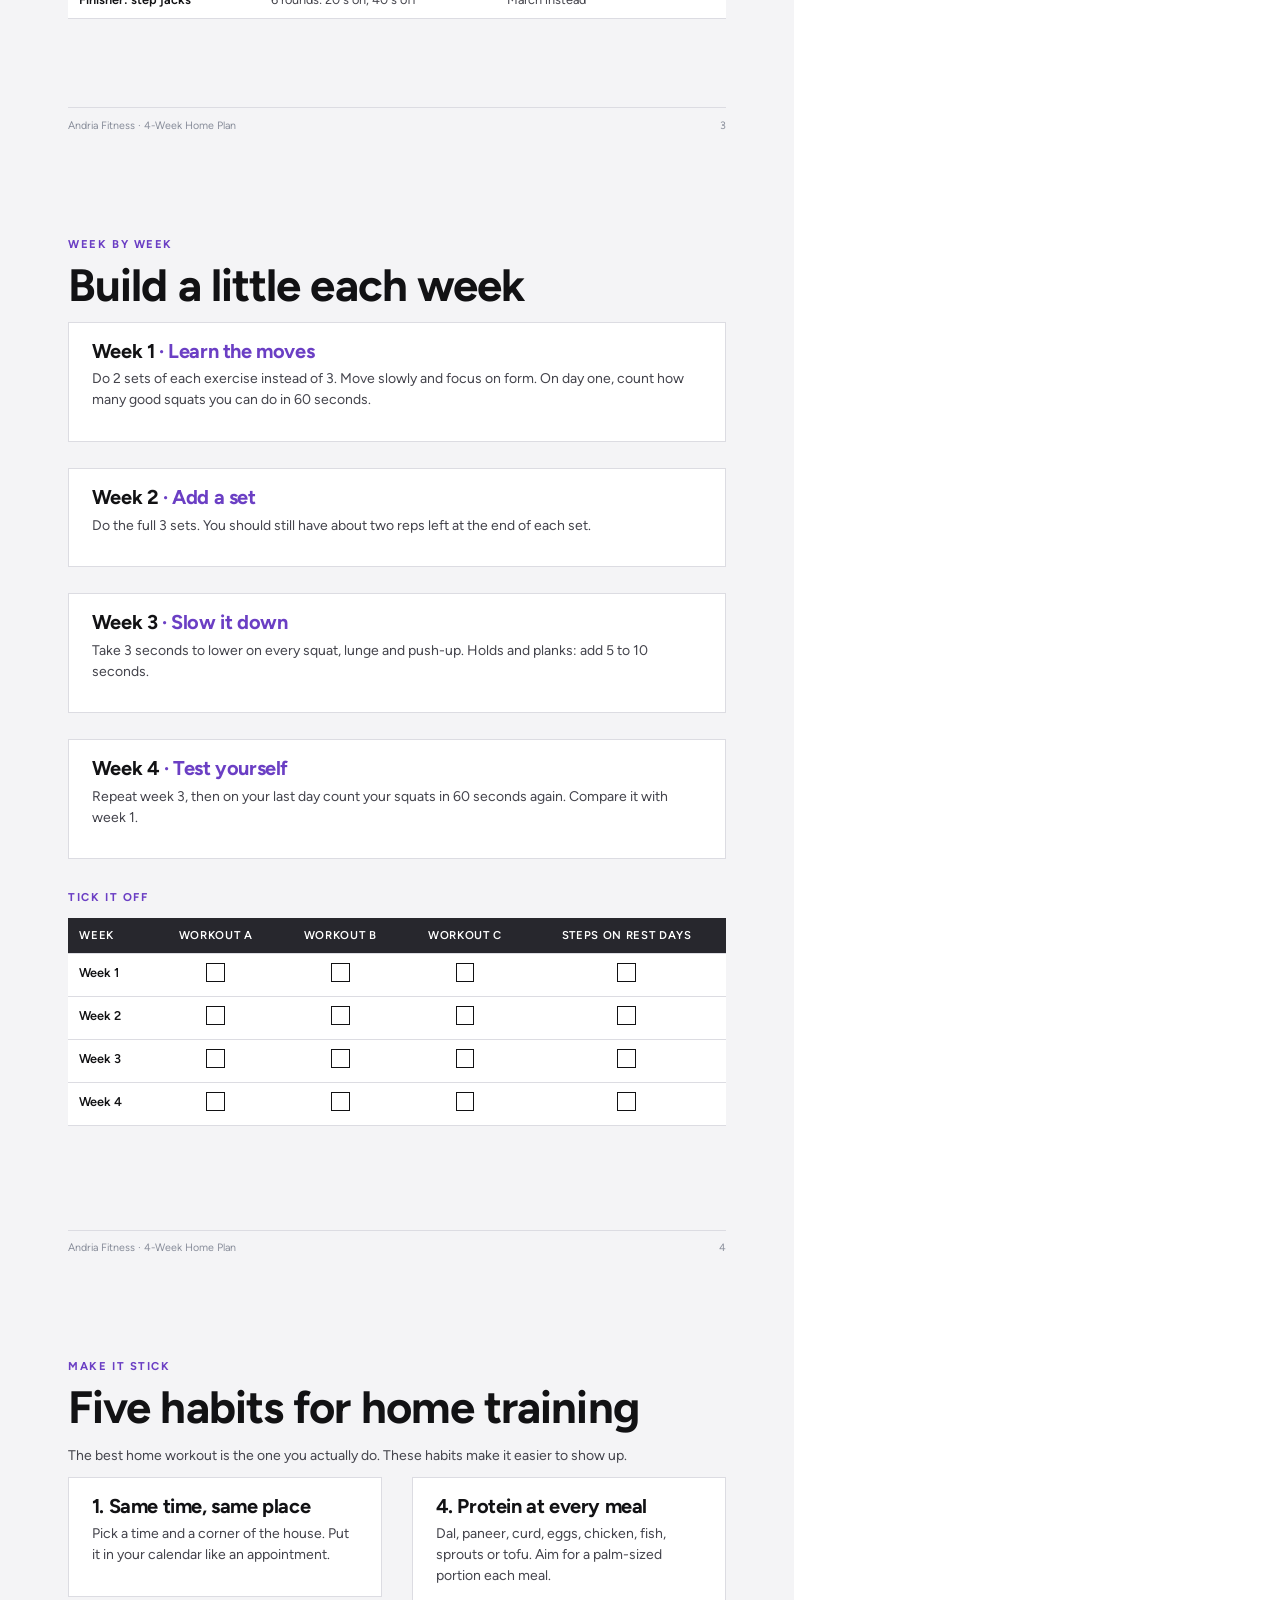
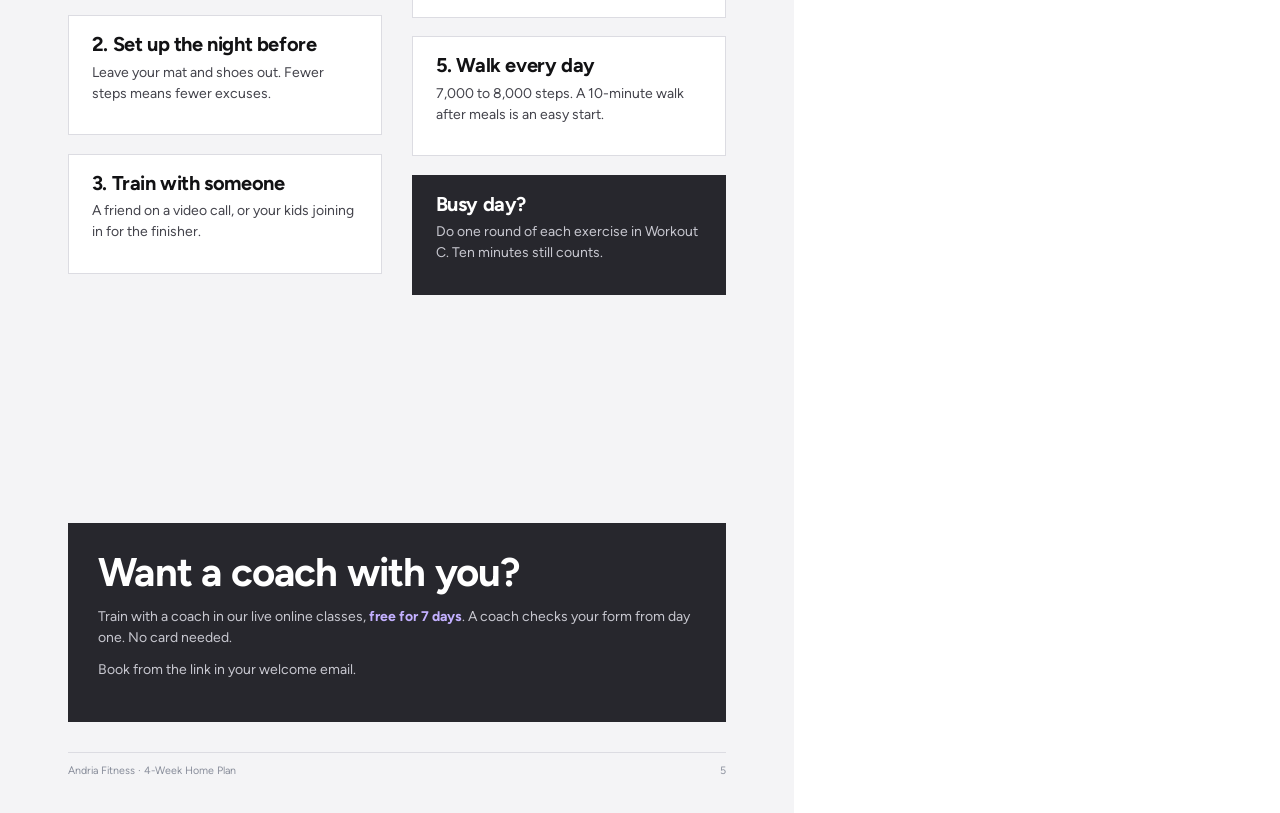
<file: lead-magnet/plan-home.html>
<!doctype html>
<html lang="en">
<head>
<meta charset="utf-8">
<title>Andria 4-Week Home Plan</title>
<!-- Source for assets/andria-4-week-home-plan.pdf and assets/img/plan-cover-home.png. Print to A4 PDF with no margins. -->
<link rel="stylesheet" href="plan.css">
<style>
:root {
  --paper: #f4f4f6;
  --text: #44444c;
  --ink: #121214;
  --kick: #6b3fc4;
  --line: #dcdce2;
  --band: #121214;
  --band-ink: #ffffff;
  --panel: #27272d;
  --panel-text: #c7c7cf;
  --accent: #c3b0ff;
  --bullet: #121214;
  --tag: #121214;
  --tag-ink: #fff;
}
</style>
</head>
<body>

<section class="page cover">
  <div class="band"></div>
  <div class="logo"><svg viewBox="0 0 40 40"><rect width="40" height="40" rx="3"/><path d="M11 31 20 9l9 22M14.5 24h11" fill="none" stroke-width="4" stroke-linecap="square"/></svg>Andria Fitness</div>
  <div class="big">4<br>WEEKS</div>
  <div class="title">
    <h1>Home <span>Plan</span></h1>
    <p class="sub">No equipment and no gym. Three 25-minute bodyweight workouts a week you can do in your living room.</p>
  </div>
  <div class="meta">
    <div><b>12</b><span>workouts</span></div>
    <div><b>25 min</b><span>per session</span></div>
    <div><b>0</b><span>equipment needed</span></div>
  </div>
</section>

<section class="page">
  <p class="kick">Before you start</p>
  <h2>How to use this plan</h2>
  <div class="cols">
    <div>
      <div class="box"><h3>Your space</h3><p>A space about two metres square, a mat or a folded towel, a sturdy chair and a wall. That is all you need.</p></div>
      <div class="box"><h3>Your week</h3><p>Train three days a week with a rest day in between, for example Monday, Wednesday, Friday. Do Workout A, then B, then C.</p><p>Rest 45 to 60 seconds between sets. On the other days, walk: aim for 7,000 to 8,000 steps.</p></div>
      <div class="box"><h3>Make it harder without weights</h3><p>Take 3 seconds to lower. Pause at the bottom. Add 2 reps. Each one makes a bodyweight move feel heavier.</p></div>
    </div>
    <div>
      <div class="box dark"><h3>Warm-up (5 minutes)</h3><ul class="dash"><li>March on the spot, 1 minute</li><li>Arm circles, 30 seconds each way</li><li>Hip circles, 30 seconds each way</li><li>Bodyweight squats x 10</li><li>Glute bridges x 10</li><li>Cat-cow x 6</li></ul></div>
      <div class="box"><h3>Cool-down (5 minutes)</h3><ul class="dash"><li>Slow walk, 2 minutes</li><li>Hamstring stretch, 30 seconds each leg</li><li>Hip flexor stretch, 30 seconds each side</li><li>Chest stretch in a doorway, 30 seconds</li><li>Child's pose, 30 seconds</li></ul></div>
      <div class="box">
        <h3>Safety first</h3>
        <p class="note">Check with your doctor before you start, especially if you are pregnant or have a medical condition or injury. Stop if anything hurts (effort is fine, pain is not).</p>
      </div>
    </div>
  </div>
  <div class="foot"><span>Andria Fitness · 4-Week Home Plan</span><span>2</span></div>
</section>

<section class="page">
  <p class="kick">The workouts</p>
  <h2>A, B and C</h2>
  <div class="workout">
    <span class="tag">Workout A · Legs and glutes</span>
    <table>
      <thead><tr><th>Exercise</th><th>Sets x reps</th><th>Easier option</th></tr></thead>
      <tbody>
        <tr><td class="n">Bodyweight squat</td><td>3 x 12</td><td>Squat to a chair</td></tr>
        <tr><td class="n">Split squat</td><td>3 x 8 each side</td><td>Hold a wall or chair</td></tr>
        <tr><td class="n">Glute bridge</td><td>3 x 15</td><td>Smaller range</td></tr>
        <tr><td class="n">Wall sit</td><td>3 x 20 seconds</td><td>Sit higher up the wall</td></tr>
        <tr><td class="n">Dead bug</td><td>3 x 8 each side</td><td>Move only the legs</td></tr>
      </tbody>
    </table>
  </div>
  <div class="workout">
    <span class="tag">Workout B · Upper body and core</span>
    <table>
      <thead><tr><th>Exercise</th><th>Sets x reps</th><th>Easier option</th></tr></thead>
      <tbody>
        <tr><td class="n">Incline push-up</td><td>3 x 8</td><td>Hands on a wall</td></tr>
        <tr><td class="n">Lying Y raise</td><td>3 x 10</td><td>One arm at a time</td></tr>
        <tr><td class="n">Plank shoulder tap</td><td>3 x 8 each side</td><td>Knees down</td></tr>
        <tr><td class="n">Side plank</td><td>2 x 15 seconds each side</td><td>Knees down</td></tr>
        <tr><td class="n">Bird dog</td><td>2 x 8 each side</td><td>Arms only, then legs only</td></tr>
      </tbody>
    </table>
  </div>
  <div class="workout">
    <span class="tag">Workout C · Full body</span>
    <table>
      <thead><tr><th>Exercise</th><th>Sets x reps</th><th>Easier option</th></tr></thead>
      <tbody>
        <tr><td class="n">Reverse lunge</td><td>3 x 8 each side</td><td>Hold a wall or chair</td></tr>
        <tr><td class="n">Step-up on a stair</td><td>3 x 10 each side</td><td>Hold the rail</td></tr>
        <tr><td class="n">Inchworm</td><td>3 x 5</td><td>Walk out halfway</td></tr>
        <tr><td class="n">Squat and calf raise</td><td>3 x 12</td><td>Squat to a chair, then rise</td></tr>
        <tr><td class="n">Finisher: step jacks</td><td>6 rounds: 20 s on, 40 s off</td><td>March instead</td></tr>
      </tbody>
    </table>
  </div>
  <div class="foot"><span>Andria Fitness · 4-Week Home Plan</span><span>3</span></div>
</section>

<section class="page">
  <p class="kick">Week by week</p>
  <h2>Build a little each week</h2>
  <div class="wk box"><h3>Week 1 <span>· Learn the moves</span></h3><p>Do 2 sets of each exercise instead of 3. Move slowly and focus on form. On day one, count how many good squats you can do in 60 seconds.</p></div>
  <div class="wk box"><h3>Week 2 <span>· Add a set</span></h3><p>Do the full 3 sets. You should still have about two reps left at the end of each set.</p></div>
  <div class="wk box"><h3>Week 3 <span>· Slow it down</span></h3><p>Take 3 seconds to lower on every squat, lunge and push-up. Holds and planks: add 5 to 10 seconds.</p></div>
  <div class="wk box"><h3>Week 4 <span>· Test yourself</span></h3><p>Repeat week 3, then on your last day count your squats in 60 seconds again. Compare it with week 1.</p></div>

  <p class="kick" style="margin-top:8mm">Tick it off</p>
  <table class="tick">
    <thead><tr><th>Week</th><th>Workout A</th><th>Workout B</th><th>Workout C</th><th>Steps on rest days</th></tr></thead>
    <tbody>
      <tr><td class="n">Week 1</td><td><span class="sq"></span></td><td><span class="sq"></span></td><td><span class="sq"></span></td><td><span class="sq"></span></td></tr>
      <tr><td class="n">Week 2</td><td><span class="sq"></span></td><td><span class="sq"></span></td><td><span class="sq"></span></td><td><span class="sq"></span></td></tr>
      <tr><td class="n">Week 3</td><td><span class="sq"></span></td><td><span class="sq"></span></td><td><span class="sq"></span></td><td><span class="sq"></span></td></tr>
      <tr><td class="n">Week 4</td><td><span class="sq"></span></td><td><span class="sq"></span></td><td><span class="sq"></span></td><td><span class="sq"></span></td></tr>
    </tbody>
  </table>
  <div class="foot"><span>Andria Fitness · 4-Week Home Plan</span><span>4</span></div>
</section>

<section class="page">
  <p class="kick">Make it stick</p>
  <h2>Five habits for home training</h2>
  <p style="max-width:150mm">The best home workout is the one you actually do. These habits make it easier to show up.</p>
  <div class="cols">
    <div>
      <div class="box"><h3>1. Same time, same place</h3><p>Pick a time and a corner of the house. Put it in your calendar like an appointment.</p></div>
      <div class="box"><h3>2. Set up the night before</h3><p>Leave your mat and shoes out. Fewer steps means fewer excuses.</p></div>
      <div class="box"><h3>3. Train with someone</h3><p>A friend on a video call, or your kids joining in for the finisher.</p></div>
    </div>
    <div>
      <div class="box"><h3>4. Protein at every meal</h3><p>Dal, paneer, curd, eggs, chicken, fish, sprouts or tofu. Aim for a palm-sized portion each meal.</p></div>
      <div class="box"><h3>5. Walk every day</h3><p>7,000 to 8,000 steps. A 10-minute walk after meals is an easy start.</p></div>
      <div class="box dark"><h3>Busy day?</h3><p>Do one round of each exercise in Workout C. Ten minutes still counts.</p></div>
    </div>
  </div>
  <div class="cta">
    <h2>Want a coach with you?</h2>
    <p>Train with a coach in our live online classes, <b>free for 7 days</b>. A coach checks your form from day one. No card needed.</p>
    <p>Book from the link in your welcome email.</p>
  </div>
  <div class="foot"><span>Andria Fitness · 4-Week Home Plan</span><span>5</span></div>
</section>

</body>
</html>
</file>
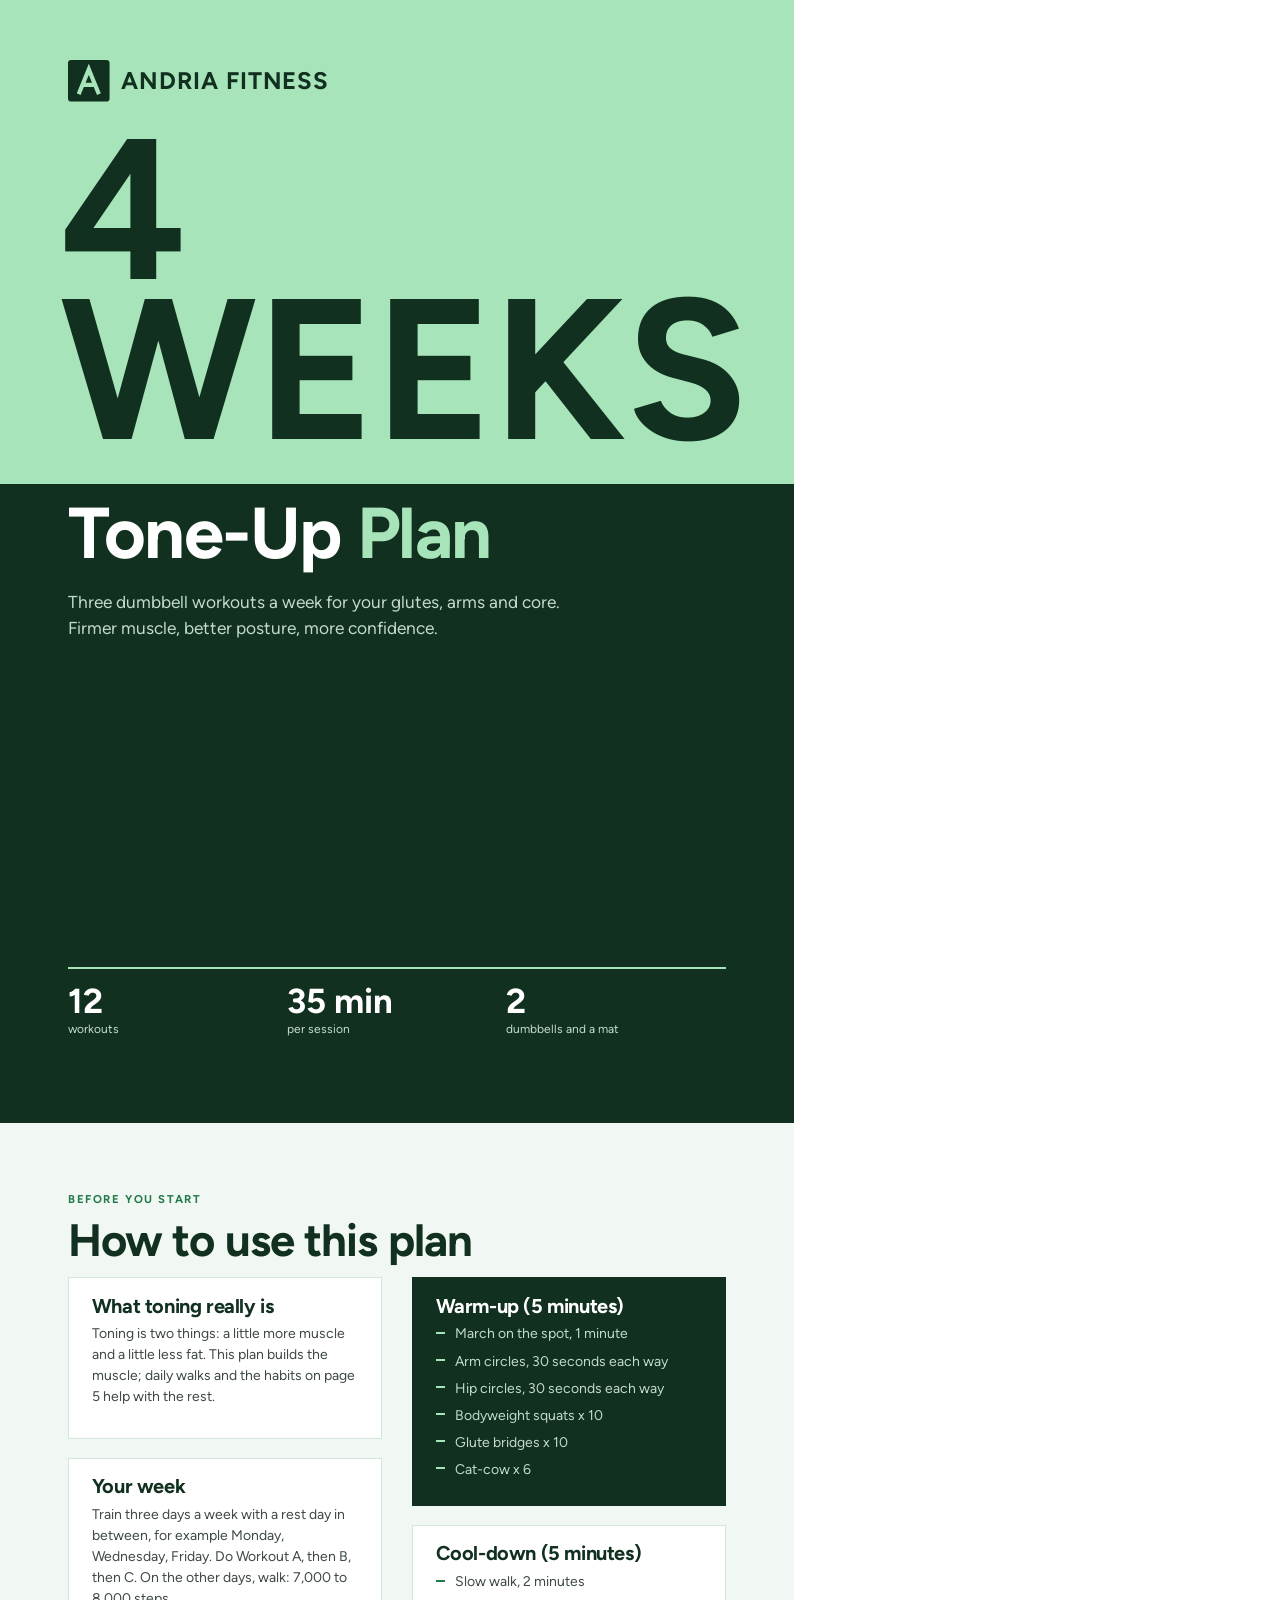
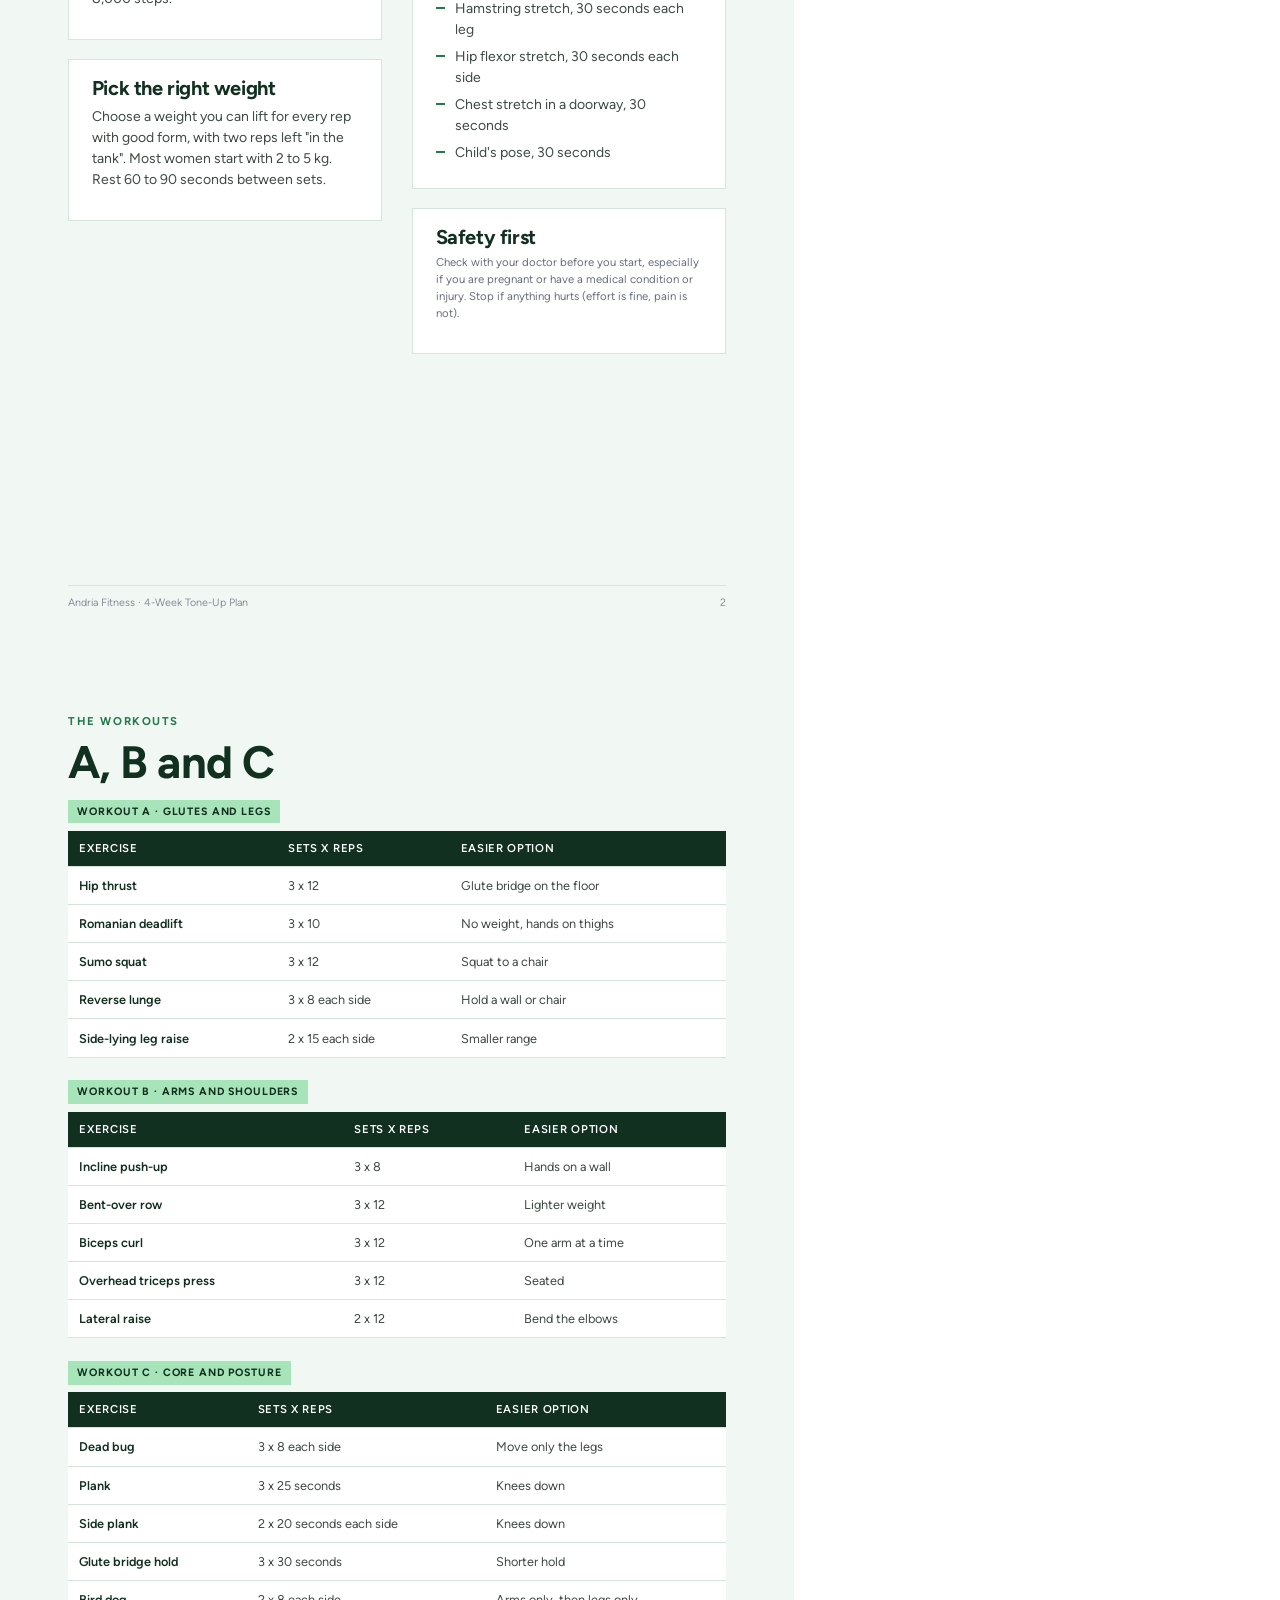
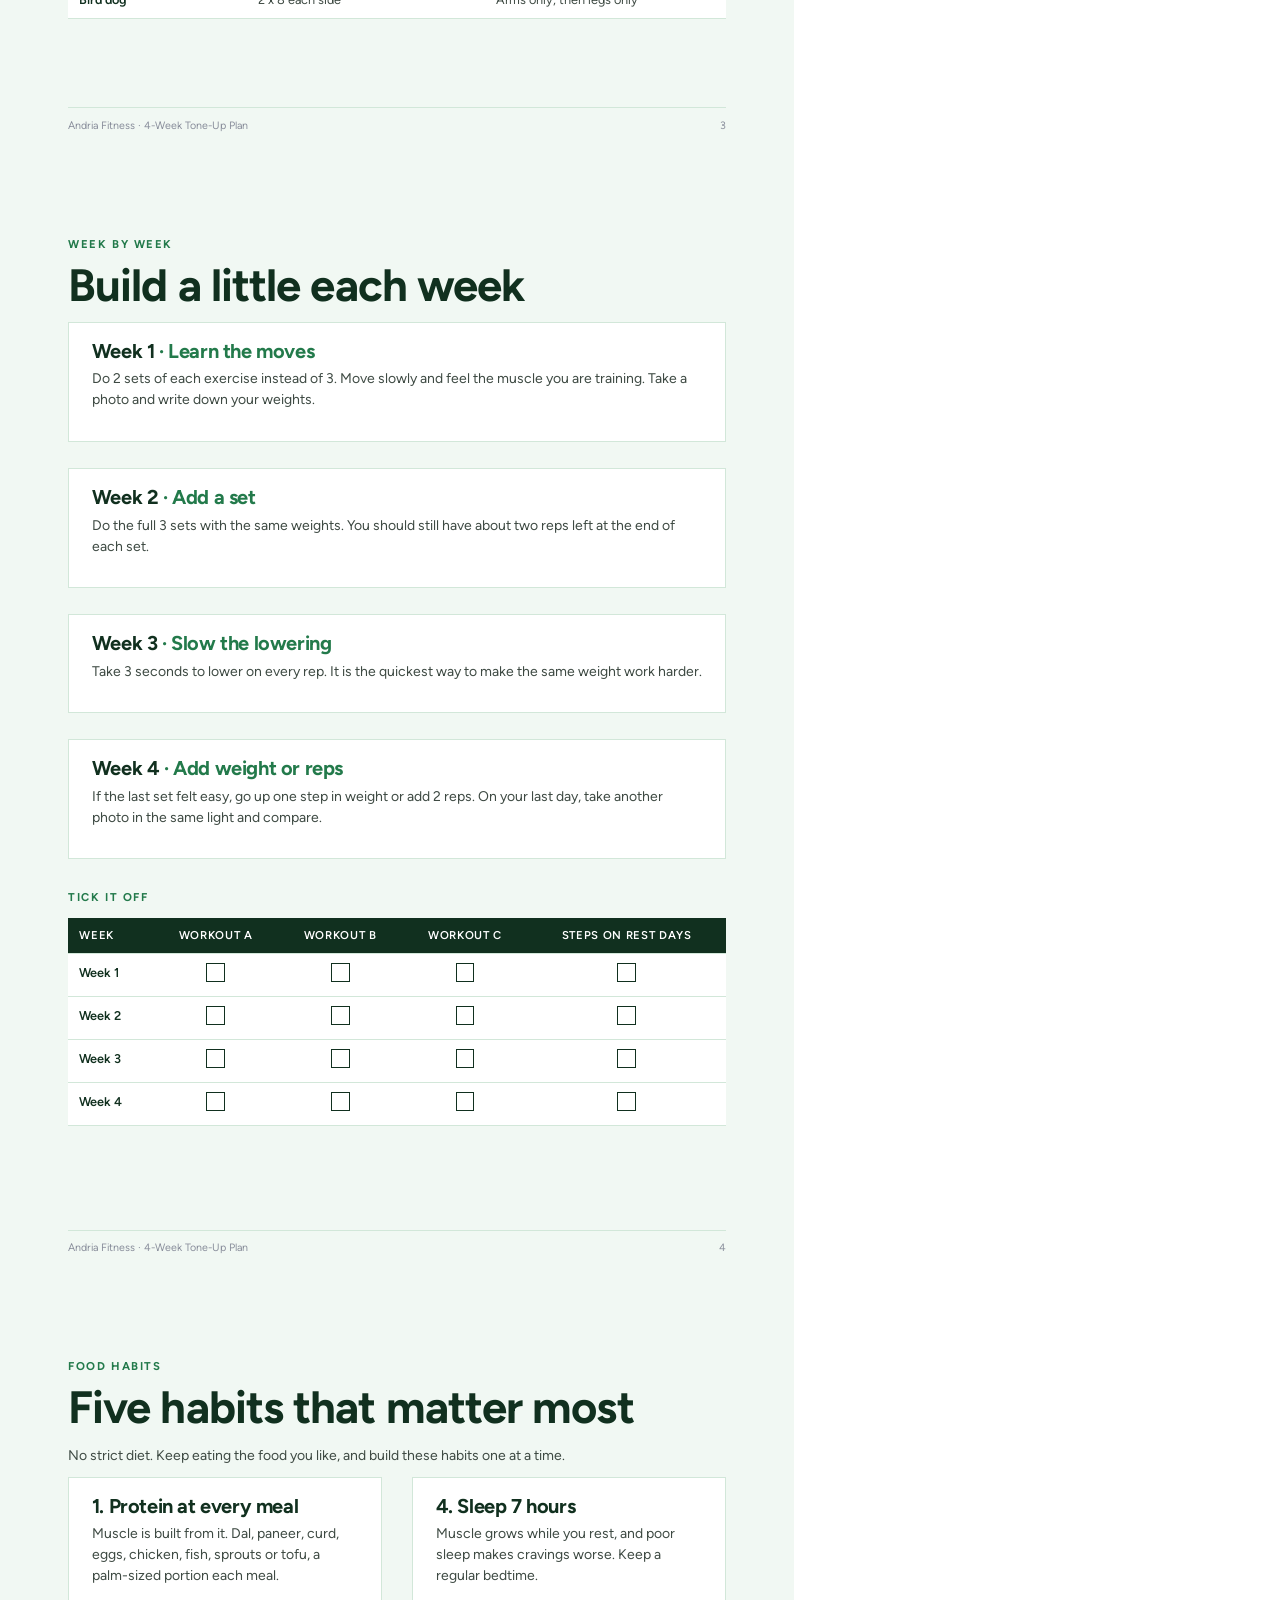
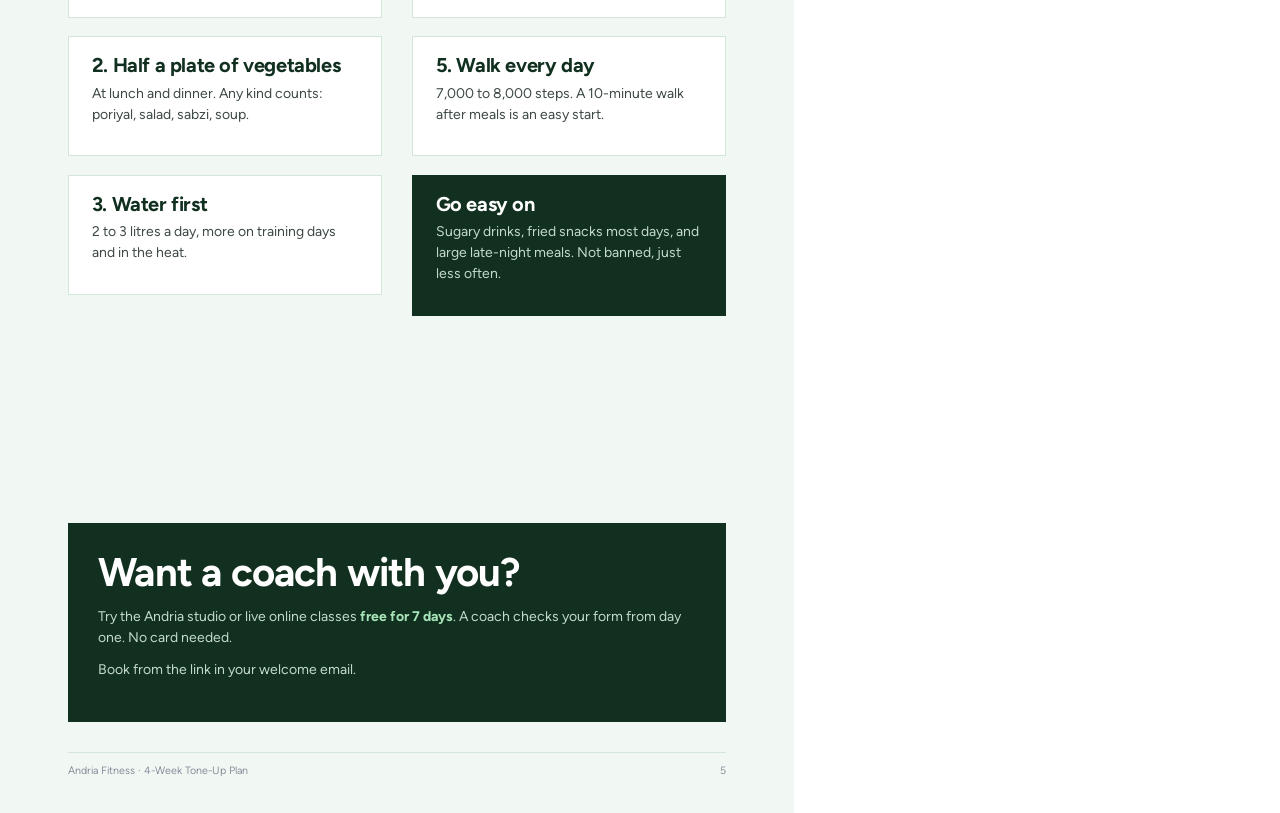
<file: lead-magnet/plan-tone-up.html>
<!doctype html>
<html lang="en">
<head>
<meta charset="utf-8">
<title>Andria 4-Week Tone-Up Plan</title>
<!-- Source for assets/andria-4-week-tone-up-plan.pdf and assets/img/plan-cover-tone-up.png. Print to A4 PDF with no margins. -->
<link rel="stylesheet" href="plan.css">
<style>
:root {
  --paper: #f1f8f3;
  --text: #3e4a43;
  --ink: #11301f;
  --kick: #237a4b;
  --line: #d2e7d9;
  --band: #a8e4b9;
  --band-ink: #11301f;
  --panel: #11301f;
  --panel-text: #c3d9cb;
  --accent: #a8e4b9;
  --bullet: #237a4b;
  --tag: #a8e4b9;
  --tag-ink: #11301f;
}
</style>
</head>
<body>

<section class="page cover">
  <div class="band"></div>
  <div class="logo"><svg viewBox="0 0 40 40"><rect width="40" height="40" rx="3"/><path d="M11 31 20 9l9 22M14.5 24h11" fill="none" stroke-width="4" stroke-linecap="square"/></svg>Andria Fitness</div>
  <div class="big">4<br>WEEKS</div>
  <div class="title">
    <h1>Tone-Up <span>Plan</span></h1>
    <p class="sub">Three dumbbell workouts a week for your glutes, arms and core. Firmer muscle, better posture, more confidence.</p>
  </div>
  <div class="meta">
    <div><b>12</b><span>workouts</span></div>
    <div><b>35 min</b><span>per session</span></div>
    <div><b>2</b><span>dumbbells and a mat</span></div>
  </div>
</section>

<section class="page">
  <p class="kick">Before you start</p>
  <h2>How to use this plan</h2>
  <div class="cols">
    <div>
      <div class="box"><h3>What toning really is</h3><p>Toning is two things: a little more muscle and a little less fat. This plan builds the muscle; daily walks and the habits on page 5 help with the rest.</p></div>
      <div class="box"><h3>Your week</h3><p>Train three days a week with a rest day in between, for example Monday, Wednesday, Friday. Do Workout A, then B, then C. On the other days, walk: 7,000 to 8,000 steps.</p></div>
      <div class="box"><h3>Pick the right weight</h3><p>Choose a weight you can lift for every rep with good form, with two reps left "in the tank". Most women start with 2 to 5 kg. Rest 60 to 90 seconds between sets.</p></div>
    </div>
    <div>
      <div class="box dark"><h3>Warm-up (5 minutes)</h3><ul class="dash"><li>March on the spot, 1 minute</li><li>Arm circles, 30 seconds each way</li><li>Hip circles, 30 seconds each way</li><li>Bodyweight squats x 10</li><li>Glute bridges x 10</li><li>Cat-cow x 6</li></ul></div>
      <div class="box"><h3>Cool-down (5 minutes)</h3><ul class="dash"><li>Slow walk, 2 minutes</li><li>Hamstring stretch, 30 seconds each leg</li><li>Hip flexor stretch, 30 seconds each side</li><li>Chest stretch in a doorway, 30 seconds</li><li>Child's pose, 30 seconds</li></ul></div>
      <div class="box">
        <h3>Safety first</h3>
        <p class="note">Check with your doctor before you start, especially if you are pregnant or have a medical condition or injury. Stop if anything hurts (effort is fine, pain is not).</p>
      </div>
    </div>
  </div>
  <div class="foot"><span>Andria Fitness · 4-Week Tone-Up Plan</span><span>2</span></div>
</section>

<section class="page">
  <p class="kick">The workouts</p>
  <h2>A, B and C</h2>
  <div class="workout">
    <span class="tag">Workout A · Glutes and legs</span>
    <table>
      <thead><tr><th>Exercise</th><th>Sets x reps</th><th>Easier option</th></tr></thead>
      <tbody>
        <tr><td class="n">Hip thrust</td><td>3 x 12</td><td>Glute bridge on the floor</td></tr>
        <tr><td class="n">Romanian deadlift</td><td>3 x 10</td><td>No weight, hands on thighs</td></tr>
        <tr><td class="n">Sumo squat</td><td>3 x 12</td><td>Squat to a chair</td></tr>
        <tr><td class="n">Reverse lunge</td><td>3 x 8 each side</td><td>Hold a wall or chair</td></tr>
        <tr><td class="n">Side-lying leg raise</td><td>2 x 15 each side</td><td>Smaller range</td></tr>
      </tbody>
    </table>
  </div>
  <div class="workout">
    <span class="tag">Workout B · Arms and shoulders</span>
    <table>
      <thead><tr><th>Exercise</th><th>Sets x reps</th><th>Easier option</th></tr></thead>
      <tbody>
        <tr><td class="n">Incline push-up</td><td>3 x 8</td><td>Hands on a wall</td></tr>
        <tr><td class="n">Bent-over row</td><td>3 x 12</td><td>Lighter weight</td></tr>
        <tr><td class="n">Biceps curl</td><td>3 x 12</td><td>One arm at a time</td></tr>
        <tr><td class="n">Overhead triceps press</td><td>3 x 12</td><td>Seated</td></tr>
        <tr><td class="n">Lateral raise</td><td>2 x 12</td><td>Bend the elbows</td></tr>
      </tbody>
    </table>
  </div>
  <div class="workout">
    <span class="tag">Workout C · Core and posture</span>
    <table>
      <thead><tr><th>Exercise</th><th>Sets x reps</th><th>Easier option</th></tr></thead>
      <tbody>
        <tr><td class="n">Dead bug</td><td>3 x 8 each side</td><td>Move only the legs</td></tr>
        <tr><td class="n">Plank</td><td>3 x 25 seconds</td><td>Knees down</td></tr>
        <tr><td class="n">Side plank</td><td>2 x 20 seconds each side</td><td>Knees down</td></tr>
        <tr><td class="n">Glute bridge hold</td><td>3 x 30 seconds</td><td>Shorter hold</td></tr>
        <tr><td class="n">Bird dog</td><td>2 x 8 each side</td><td>Arms only, then legs only</td></tr>
      </tbody>
    </table>
  </div>
  <div class="foot"><span>Andria Fitness · 4-Week Tone-Up Plan</span><span>3</span></div>
</section>

<section class="page">
  <p class="kick">Week by week</p>
  <h2>Build a little each week</h2>
  <div class="wk box"><h3>Week 1 <span>· Learn the moves</span></h3><p>Do 2 sets of each exercise instead of 3. Move slowly and feel the muscle you are training. Take a photo and write down your weights.</p></div>
  <div class="wk box"><h3>Week 2 <span>· Add a set</span></h3><p>Do the full 3 sets with the same weights. You should still have about two reps left at the end of each set.</p></div>
  <div class="wk box"><h3>Week 3 <span>· Slow the lowering</span></h3><p>Take 3 seconds to lower on every rep. It is the quickest way to make the same weight work harder.</p></div>
  <div class="wk box"><h3>Week 4 <span>· Add weight or reps</span></h3><p>If the last set felt easy, go up one step in weight or add 2 reps. On your last day, take another photo in the same light and compare.</p></div>

  <p class="kick" style="margin-top:8mm">Tick it off</p>
  <table class="tick">
    <thead><tr><th>Week</th><th>Workout A</th><th>Workout B</th><th>Workout C</th><th>Steps on rest days</th></tr></thead>
    <tbody>
      <tr><td class="n">Week 1</td><td><span class="sq"></span></td><td><span class="sq"></span></td><td><span class="sq"></span></td><td><span class="sq"></span></td></tr>
      <tr><td class="n">Week 2</td><td><span class="sq"></span></td><td><span class="sq"></span></td><td><span class="sq"></span></td><td><span class="sq"></span></td></tr>
      <tr><td class="n">Week 3</td><td><span class="sq"></span></td><td><span class="sq"></span></td><td><span class="sq"></span></td><td><span class="sq"></span></td></tr>
      <tr><td class="n">Week 4</td><td><span class="sq"></span></td><td><span class="sq"></span></td><td><span class="sq"></span></td><td><span class="sq"></span></td></tr>
    </tbody>
  </table>
  <div class="foot"><span>Andria Fitness · 4-Week Tone-Up Plan</span><span>4</span></div>
</section>

<section class="page">
  <p class="kick">Food habits</p>
  <h2>Five habits that matter most</h2>
  <p style="max-width:150mm">No strict diet. Keep eating the food you like, and build these habits one at a time.</p>
  <div class="cols">
    <div>
      <div class="box"><h3>1. Protein at every meal</h3><p>Muscle is built from it. Dal, paneer, curd, eggs, chicken, fish, sprouts or tofu, a palm-sized portion each meal.</p></div>
      <div class="box"><h3>2. Half a plate of vegetables</h3><p>At lunch and dinner. Any kind counts: poriyal, salad, sabzi, soup.</p></div>
      <div class="box"><h3>3. Water first</h3><p>2 to 3 litres a day, more on training days and in the heat.</p></div>
    </div>
    <div>
      <div class="box"><h3>4. Sleep 7 hours</h3><p>Muscle grows while you rest, and poor sleep makes cravings worse. Keep a regular bedtime.</p></div>
      <div class="box"><h3>5. Walk every day</h3><p>7,000 to 8,000 steps. A 10-minute walk after meals is an easy start.</p></div>
      <div class="box dark"><h3>Go easy on</h3><p>Sugary drinks, fried snacks most days, and large late-night meals. Not banned, just less often.</p></div>
    </div>
  </div>
  <div class="cta">
    <h2>Want a coach with you?</h2>
    <p>Try the Andria studio or live online classes <b>free for 7 days</b>. A coach checks your form from day one. No card needed.</p>
    <p>Book from the link in your welcome email.</p>
  </div>
  <div class="foot"><span>Andria Fitness · 4-Week Tone-Up Plan</span><span>5</span></div>
</section>

</body>
</html>
</file>
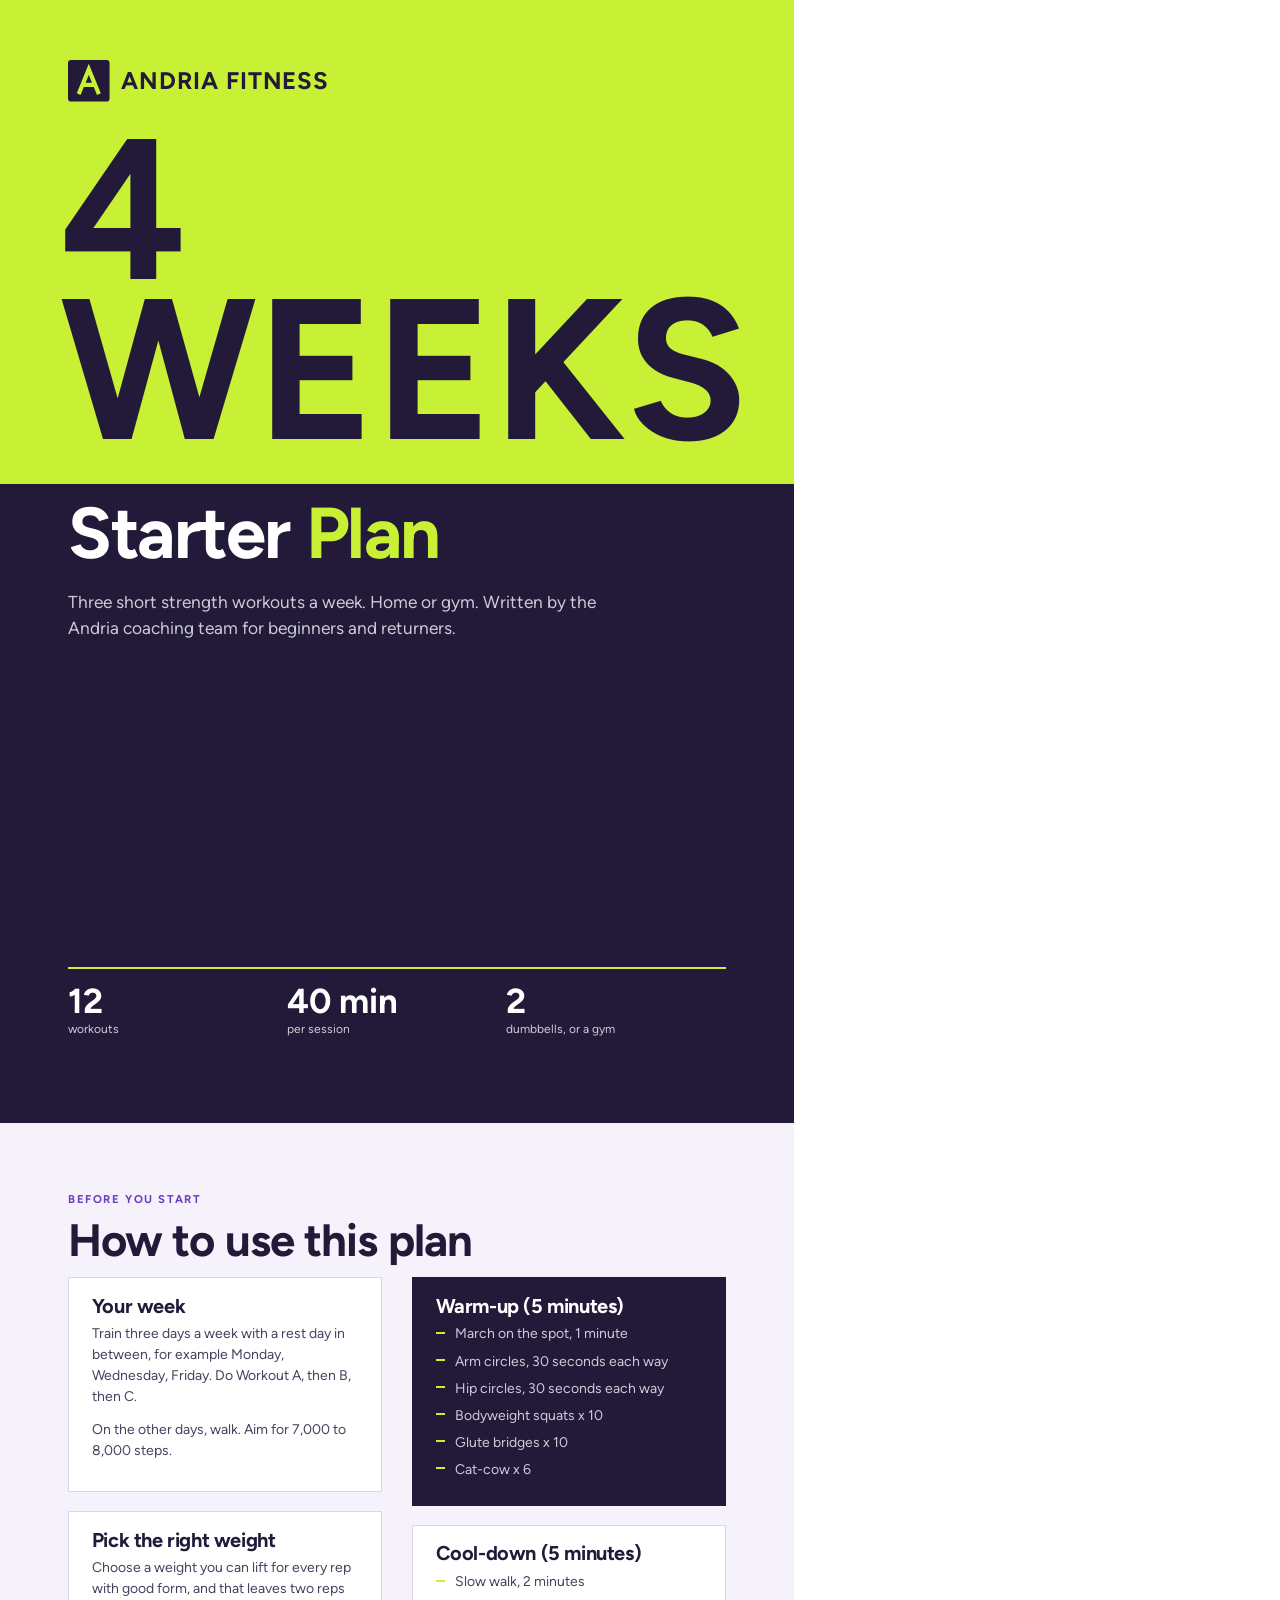
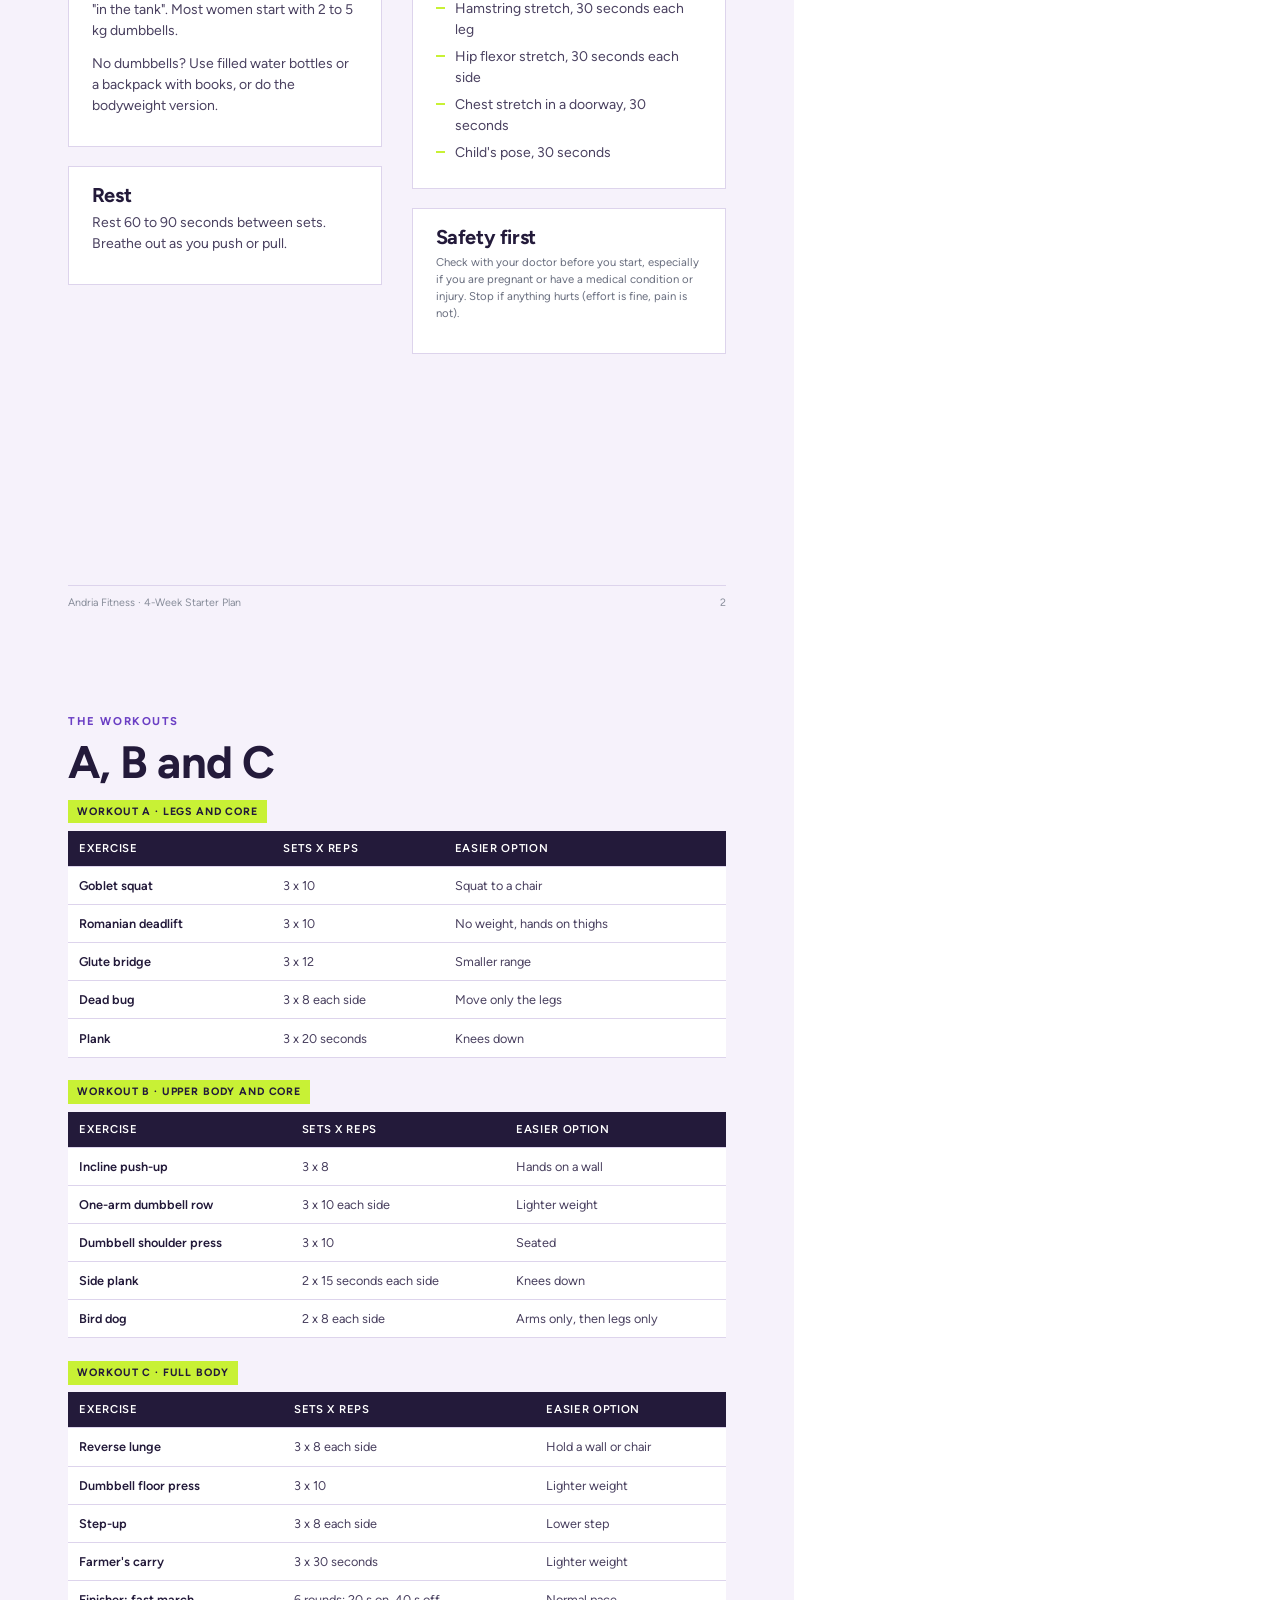
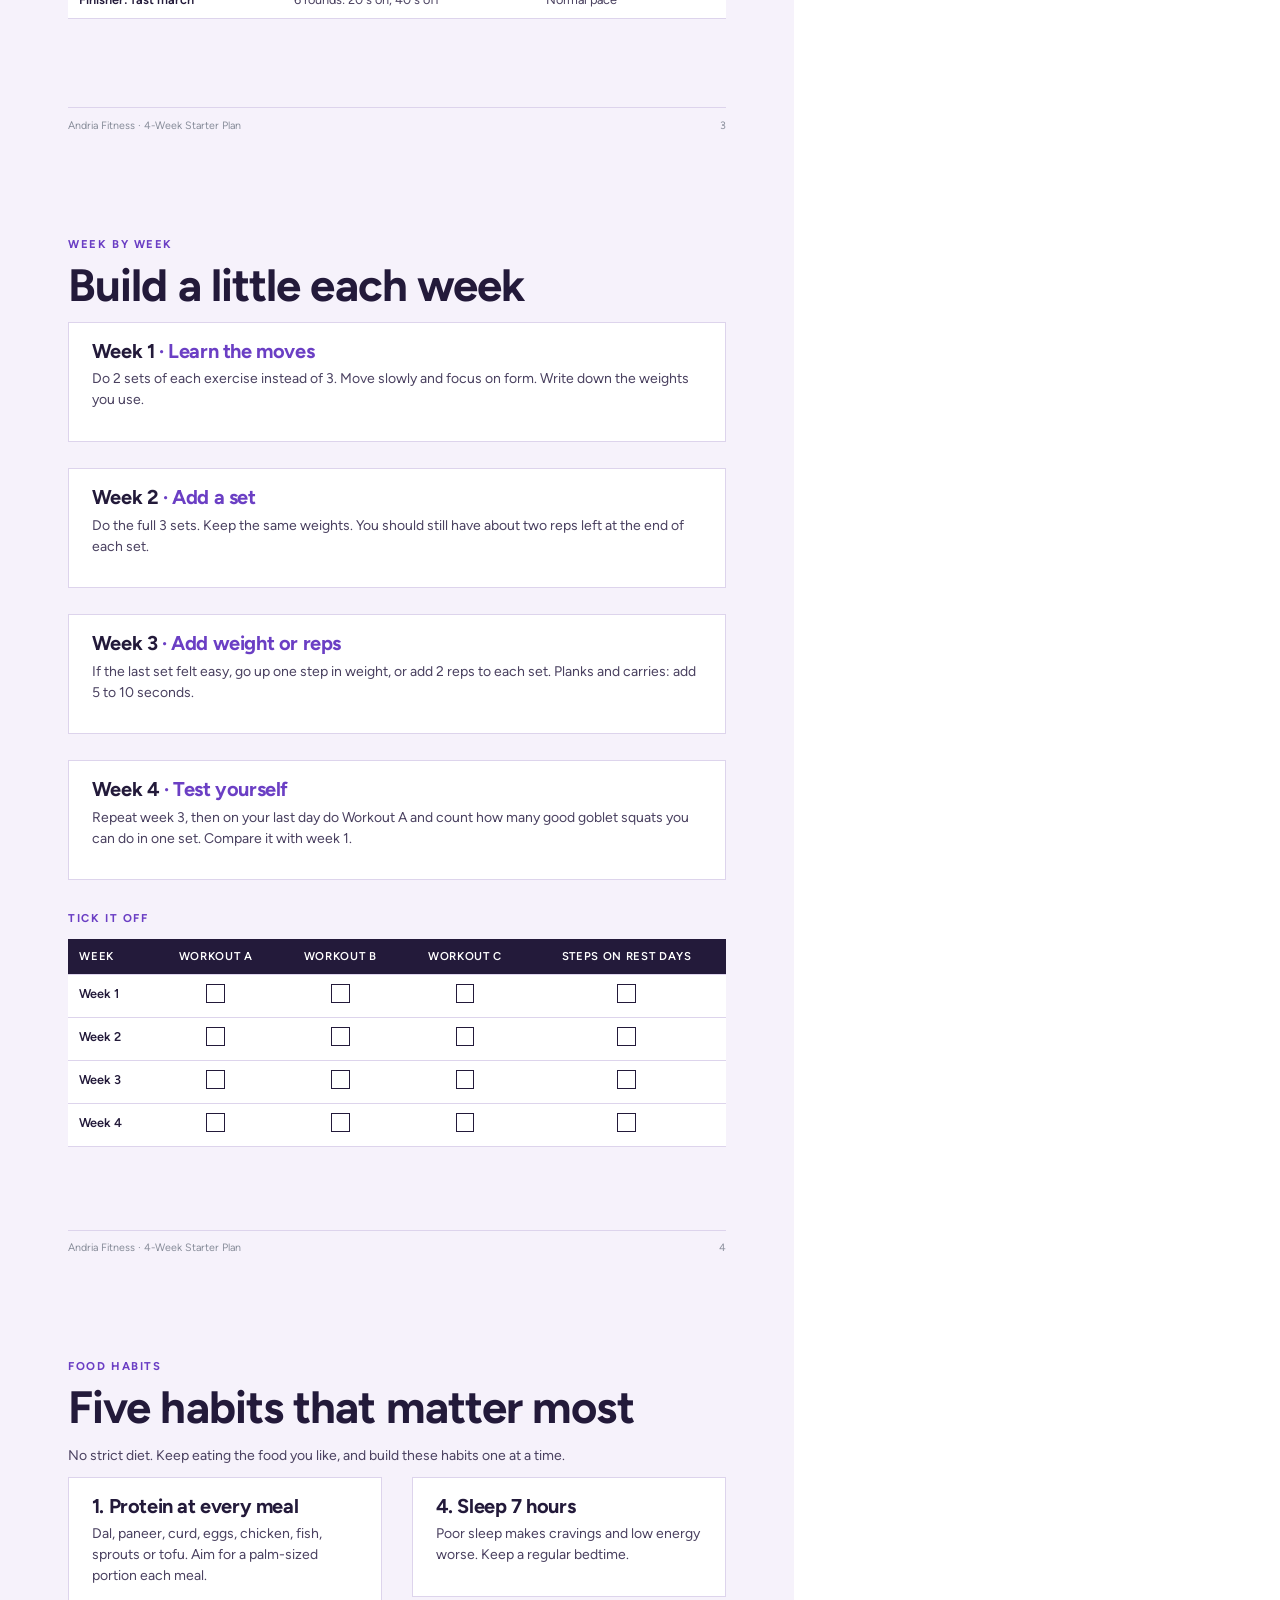
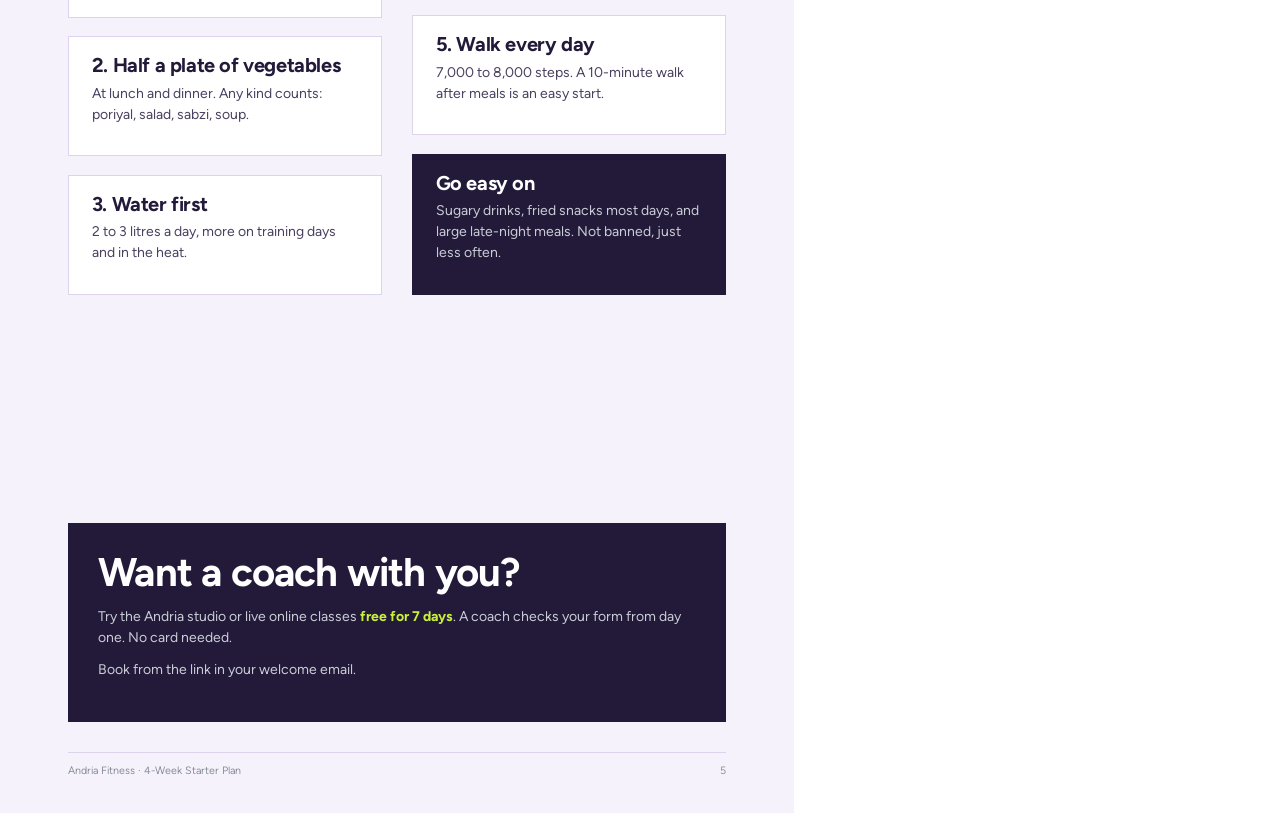
<file: lead-magnet/plan.html>
<!doctype html>
<html lang="en">
<head>
<meta charset="utf-8">
<title>Andria 4-Week Starter Plan</title>
<!-- Source for assets/andria-4-week-starter-plan.pdf and assets/img/plan-cover.png. Print to A4 PDF with no margins. -->
<link rel="stylesheet" href="plan.css">
</head>
<body>

<section class="page cover">
  <div class="band"></div>
  <div class="logo"><svg viewBox="0 0 40 40"><rect width="40" height="40" rx="3" fill="#231a3a"/><path d="M11 31 20 9l9 22M14.5 24h11" fill="none" stroke="#c8f135" stroke-width="4" stroke-linecap="square"/></svg>Andria Fitness</div>
  <div class="big">4<br>WEEKS</div>
  <div class="title">
    <h1>Starter <span>Plan</span></h1>
    <p class="sub">Three short strength workouts a week. Home or gym. Written by the Andria coaching team for beginners and returners.</p>
  </div>
  <div class="meta">
    <div><b>12</b><span>workouts</span></div>
    <div><b>40 min</b><span>per session</span></div>
    <div><b>2</b><span>dumbbells, or a gym</span></div>
  </div>
</section>

<section class="page">
  <p class="kick">Before you start</p>
  <h2>How to use this plan</h2>
  <div class="cols">
    <div>
      <div class="box">
        <h3>Your week</h3>
        <p>Train three days a week with a rest day in between, for example Monday, Wednesday, Friday. Do Workout A, then B, then C.</p>
        <p>On the other days, walk. Aim for 7,000 to 8,000 steps.</p>
      </div>
      <div class="box">
        <h3>Pick the right weight</h3>
        <p>Choose a weight you can lift for every rep with good form, and that leaves two reps "in the tank". Most women start with 2 to 5 kg dumbbells.</p>
        <p>No dumbbells? Use filled water bottles or a backpack with books, or do the bodyweight version.</p>
      </div>
      <div class="box">
        <h3>Rest</h3>
        <p>Rest 60 to 90 seconds between sets. Breathe out as you push or pull.</p>
      </div>
    </div>
    <div>
      <div class="box dark">
        <h3>Warm-up (5 minutes)</h3>
        <ul class="dash">
          <li>March on the spot, 1 minute</li>
          <li>Arm circles, 30 seconds each way</li>
          <li>Hip circles, 30 seconds each way</li>
          <li>Bodyweight squats x 10</li>
          <li>Glute bridges x 10</li>
          <li>Cat-cow x 6</li>
        </ul>
      </div>
      <div class="box">
        <h3>Cool-down (5 minutes)</h3>
        <ul class="dash">
          <li>Slow walk, 2 minutes</li>
          <li>Hamstring stretch, 30 seconds each leg</li>
          <li>Hip flexor stretch, 30 seconds each side</li>
          <li>Chest stretch in a doorway, 30 seconds</li>
          <li>Child's pose, 30 seconds</li>
        </ul>
      </div>
      <div class="box">
        <h3>Safety first</h3>
        <p class="note">Check with your doctor before you start, especially if you are pregnant or have a medical condition or injury. Stop if anything hurts (effort is fine, pain is not).</p>
      </div>
    </div>
  </div>
  <div class="foot"><span>Andria Fitness · 4-Week Starter Plan</span><span>2</span></div>
</section>

<section class="page">
  <p class="kick">The workouts</p>
  <h2>A, B and C</h2>
  <div class="workout">
    <span class="tag">Workout A · Legs and core</span>
    <table>
      <thead><tr><th>Exercise</th><th>Sets x reps</th><th>Easier option</th></tr></thead>
      <tbody>
        <tr><td class="n">Goblet squat</td><td>3 x 10</td><td>Squat to a chair</td></tr>
        <tr><td class="n">Romanian deadlift</td><td>3 x 10</td><td>No weight, hands on thighs</td></tr>
        <tr><td class="n">Glute bridge</td><td>3 x 12</td><td>Smaller range</td></tr>
        <tr><td class="n">Dead bug</td><td>3 x 8 each side</td><td>Move only the legs</td></tr>
        <tr><td class="n">Plank</td><td>3 x 20 seconds</td><td>Knees down</td></tr>
      </tbody>
    </table>
  </div>
  <div class="workout">
    <span class="tag">Workout B · Upper body and core</span>
    <table>
      <thead><tr><th>Exercise</th><th>Sets x reps</th><th>Easier option</th></tr></thead>
      <tbody>
        <tr><td class="n">Incline push-up</td><td>3 x 8</td><td>Hands on a wall</td></tr>
        <tr><td class="n">One-arm dumbbell row</td><td>3 x 10 each side</td><td>Lighter weight</td></tr>
        <tr><td class="n">Dumbbell shoulder press</td><td>3 x 10</td><td>Seated</td></tr>
        <tr><td class="n">Side plank</td><td>2 x 15 seconds each side</td><td>Knees down</td></tr>
        <tr><td class="n">Bird dog</td><td>2 x 8 each side</td><td>Arms only, then legs only</td></tr>
      </tbody>
    </table>
  </div>
  <div class="workout">
    <span class="tag">Workout C · Full body</span>
    <table>
      <thead><tr><th>Exercise</th><th>Sets x reps</th><th>Easier option</th></tr></thead>
      <tbody>
        <tr><td class="n">Reverse lunge</td><td>3 x 8 each side</td><td>Hold a wall or chair</td></tr>
        <tr><td class="n">Dumbbell floor press</td><td>3 x 10</td><td>Lighter weight</td></tr>
        <tr><td class="n">Step-up</td><td>3 x 8 each side</td><td>Lower step</td></tr>
        <tr><td class="n">Farmer's carry</td><td>3 x 30 seconds</td><td>Lighter weight</td></tr>
        <tr><td class="n">Finisher: fast march</td><td>6 rounds: 20 s on, 40 s off</td><td>Normal pace</td></tr>
      </tbody>
    </table>
  </div>
  <div class="foot"><span>Andria Fitness · 4-Week Starter Plan</span><span>3</span></div>
</section>

<section class="page">
  <p class="kick">Week by week</p>
  <h2>Build a little each week</h2>
  <div class="wk box"><h3>Week 1 <span>· Learn the moves</span></h3><p>Do 2 sets of each exercise instead of 3. Move slowly and focus on form. Write down the weights you use.</p></div>
  <div class="wk box"><h3>Week 2 <span>· Add a set</span></h3><p>Do the full 3 sets. Keep the same weights. You should still have about two reps left at the end of each set.</p></div>
  <div class="wk box"><h3>Week 3 <span>· Add weight or reps</span></h3><p>If the last set felt easy, go up one step in weight, or add 2 reps to each set. Planks and carries: add 5 to 10 seconds.</p></div>
  <div class="wk box"><h3>Week 4 <span>· Test yourself</span></h3><p>Repeat week 3, then on your last day do Workout A and count how many good goblet squats you can do in one set. Compare it with week 1.</p></div>

  <p class="kick" style="margin-top:8mm">Tick it off</p>
  <table class="tick">
    <thead><tr><th>Week</th><th>Workout A</th><th>Workout B</th><th>Workout C</th><th>Steps on rest days</th></tr></thead>
    <tbody>
      <tr><td class="n">Week 1</td><td><span class="sq"></span></td><td><span class="sq"></span></td><td><span class="sq"></span></td><td><span class="sq"></span></td></tr>
      <tr><td class="n">Week 2</td><td><span class="sq"></span></td><td><span class="sq"></span></td><td><span class="sq"></span></td><td><span class="sq"></span></td></tr>
      <tr><td class="n">Week 3</td><td><span class="sq"></span></td><td><span class="sq"></span></td><td><span class="sq"></span></td><td><span class="sq"></span></td></tr>
      <tr><td class="n">Week 4</td><td><span class="sq"></span></td><td><span class="sq"></span></td><td><span class="sq"></span></td><td><span class="sq"></span></td></tr>
    </tbody>
  </table>
  <div class="foot"><span>Andria Fitness · 4-Week Starter Plan</span><span>4</span></div>
</section>

<section class="page">
  <p class="kick">Food habits</p>
  <h2>Five habits that matter most</h2>
  <p style="max-width:150mm">No strict diet. Keep eating the food you like, and build these habits one at a time.</p>
  <div class="cols">
    <div>
      <div class="box"><h3>1. Protein at every meal</h3><p>Dal, paneer, curd, eggs, chicken, fish, sprouts or tofu. Aim for a palm-sized portion each meal.</p></div>
      <div class="box"><h3>2. Half a plate of vegetables</h3><p>At lunch and dinner. Any kind counts: poriyal, salad, sabzi, soup.</p></div>
      <div class="box"><h3>3. Water first</h3><p>2 to 3 litres a day, more on training days and in the heat.</p></div>
    </div>
    <div>
      <div class="box"><h3>4. Sleep 7 hours</h3><p>Poor sleep makes cravings and low energy worse. Keep a regular bedtime.</p></div>
      <div class="box"><h3>5. Walk every day</h3><p>7,000 to 8,000 steps. A 10-minute walk after meals is an easy start.</p></div>
      <div class="box dark"><h3>Go easy on</h3><p>Sugary drinks, fried snacks most days, and large late-night meals. Not banned, just less often.</p></div>
    </div>
  </div>
  <div class="cta">
    <h2>Want a coach with you?</h2>
    <p>Try the Andria studio or live online classes <b>free for 7 days</b>. A coach checks your form from day one. No card needed.</p>
    <p>Book from the link in your welcome email.</p>
  </div>
  <div class="foot"><span>Andria Fitness · 4-Week Starter Plan</span><span>5</span></div>
</section>

</body>
</html>
</file>
<file: assets/site.css>
/* Andria Fitness */

@font-face { font-family: "Figtree"; font-weight: 400; font-display: swap; src: url("fonts/figtree-latin-400-normal.woff2") format("woff2"); }
@font-face { font-family: "Figtree"; font-weight: 500; font-display: swap; src: url("fonts/figtree-latin-500-normal.woff2") format("woff2"); }
@font-face { font-family: "Figtree"; font-weight: 600; font-display: swap; src: url("fonts/figtree-latin-600-normal.woff2") format("woff2"); }
@font-face { font-family: "Figtree"; font-weight: 700; font-display: swap; src: url("fonts/figtree-latin-700-normal.woff2") format("woff2"); }

:root {
  --ink: #231a3a;
  --ink-2: #2f2450;
  --ink-3: #463a66;
  --text: #4a4160;
  --muted: #776e8c;
  --coral: #6b3fc4;
  --coral-600: #5a32a8;
  --coral-100: #e4d9f7;
  --lime: #c8f135;
  --lilac: #ece6f5;
  --cream: #fff;
  --sand: #f6f2fb;
  --line: #ddd4ec;
  --ring: #ddd0f3;
  --sage: #2c7a57;
  --sage-100: #e2f1e9;
  --red: #c93c56;
  --red-100: #fbe9ee;
  --white: #fff;
  --display: "Figtree", system-ui, -apple-system, "Segoe UI", Roboto, Arial, sans-serif;
  --body: "Figtree", system-ui, -apple-system, "Segoe UI", Roboto, Arial, sans-serif;
  --header-h: 72px;
}

*, *::before, *::after { box-sizing: border-box; }
html { -webkit-text-size-adjust: 100%; scroll-behavior: smooth; scroll-padding-top: calc(var(--header-h) + 12px); }
body { margin: 0; font-family: var(--body); font-size: 16px; line-height: 1.6; color: var(--text); background: var(--cream); -webkit-font-smoothing: antialiased; }
img, svg { display: block; max-width: 100%; }
h1, h2, h3 { margin: 0 0 .5em; color: var(--ink); font-family: var(--display); font-weight: 600; line-height: 1.1; letter-spacing: -.02em; text-wrap: balance; }
p { margin: 0 0 1em; }
a { color: var(--ink); text-decoration: none; }
button, input, select, textarea { font: inherit; color: inherit; }
button { cursor: pointer; }
ul, ol { margin: 0; padding: 0; list-style: none; }
strong { color: var(--ink); font-weight: 600; }
:focus-visible { outline: 3px solid var(--coral); outline-offset: 2px; }
[hidden] { display: none !important; }
body { display: flex; flex-direction: column; min-height: 100vh; min-height: 100svh; }
body > main { flex: 1 0 auto; }
[data-masked-phone] { white-space: nowrap; }
[data-masked-email] { overflow-wrap: anywhere; }

.wrap { width: 100%; max-width: 1200px; margin: 0 auto; padding: 0 24px; }
.center { text-align: center; }
.skip-link { position: absolute; left: 12px; top: -60px; z-index: 100; padding: 10px 16px; background: var(--ink); color: #fff; }
.skip-link:focus { top: 12px; }
.sr-only { position: absolute; width: 1px; height: 1px; padding: 0; margin: -1px; overflow: hidden; clip: rect(0 0 0 0); white-space: nowrap; border: 0; }
.hp { position: absolute; left: -9999px; width: 1px; height: 1px; overflow: hidden; }
.ic { width: 20px; height: 20px; flex: none; fill: none; stroke: currentColor; stroke-width: 2; stroke-linecap: round; stroke-linejoin: round; }
.ic-lg { width: 48px; height: 48px; fill: none; stroke: currentColor; stroke-width: 2.2; stroke-linecap: round; stroke-linejoin: round; }

/* buttons */
.btn { display: inline-flex; align-items: center; justify-content: center; gap: 10px; min-height: 48px; padding: 12px 22px; border: 2px solid transparent; border-radius: 0; font-family: var(--body); font-size: 16px; font-weight: 700; line-height: 1; transition: background-color .2s, color .2s, border-color .2s; }
.btn .ic { width: 18px; height: 18px; }
.btn-lg { min-height: 54px; padding: 14px 26px; font-size: 17px; }
.btn-block { display: flex; width: 100%; }
.btn-coral { background: var(--coral); color: #fff; }
.btn-coral:hover { background: var(--coral-600); color: #fff; }
.hero .btn-coral, .section-ink .btn-coral, .program.featured .btn-coral, .cta-band .btn-coral, .mobile-cta .btn-coral { background: var(--lime); color: var(--ink); }
.hero .btn-coral:hover, .section-ink .btn-coral:hover, .program.featured .btn-coral:hover, .cta-band .btn-coral:hover, .mobile-cta .btn-coral:hover { background: #b9e320; color: var(--ink); }
.btn-ink { background: var(--ink); color: #fff; }
.btn-ink:hover { background: var(--ink-2); color: #fff; }
.btn-line { border-color: var(--ink); color: var(--ink); background: transparent; }
.btn-line:hover { background: var(--ink); color: #fff; }
.btn-line-dark { border-color: var(--ink); color: var(--ink); }
.btn-line-dark:hover { background: var(--ink); color: #fff; }
.btn-line-light { border-color: rgba(255, 255, 255, .5); color: #fff; }
.btn-line-light:hover { border-color: #fff; background: rgba(255, 255, 255, .08); }

.kicker { display: inline-flex; align-items: center; gap: 10px; margin-bottom: 14px; font-size: 13px; font-weight: 700; letter-spacing: .12em; text-transform: uppercase; color: var(--coral-600); }
.kicker::before { content: ""; width: 22px; height: 3px; background: var(--coral); }
.kicker.on-dark { color: var(--lime); }
.kicker.on-dark::before { background: var(--lime); }
.fine { margin: 12px 0 0; font-size: 13.5px; color: var(--muted); }
.ticks { display: grid; gap: 12px; margin-top: 22px; }
.ticks li { display: flex; gap: 12px; align-items: flex-start; }
.ticks .ic { width: 24px; height: 24px; margin-top: 1px; padding: 4px; background: var(--sage-100); color: var(--sage); stroke-width: 3; }
.ph-only, .swipe-meta { display: none; }

/* top bar + header */
.topbar { background: var(--ink); color: #e2daf3; font-size: 14px; }
.topbar-in { display: flex; align-items: center; justify-content: center; gap: 18px; min-height: 40px; }
.topbar p { margin: 0; }
.topbar strong { color: #fff; }
.topbar a { display: inline-flex; align-items: center; gap: 6px; color: var(--lime); font-weight: 600; }
.topbar a .ic { width: 16px; height: 16px; }
.site-header { position: sticky; top: 0; z-index: 50; background: rgba(255, 255, 255, .95); backdrop-filter: blur(8px); -webkit-backdrop-filter: blur(8px); border-bottom: 1px solid transparent; transition: border-color .2s; }
.site-header.scrolled { border-bottom-color: var(--line); }
.nav { display: flex; align-items: center; justify-content: space-between; gap: 24px; height: var(--header-h); }
.brand { display: inline-flex; align-items: center; gap: 10px; }
.brand-mark { width: 38px; height: 38px; }
.brand-mark.sm { width: 28px; height: 28px; }
.brand-name { font-family: var(--display); font-size: 24px; font-weight: 700; letter-spacing: -.02em; color: var(--coral); }
.brand-name small { display: none; }
.brand.on-dark .brand-name { color: #fff; }
.brand.on-dark .brand-name small { color: #b9addb; }
.nav-main { display: flex; align-items: center; gap: 28px; }
.nav-main ul { display: flex; gap: 24px; }
.nav-main ul a { padding: 6px 0; font-size: 15px; font-weight: 500; border-bottom: 2px solid transparent; }
.nav-main ul a:hover { border-bottom-color: var(--coral); }
.nav-cta { min-height: 44px; padding: 10px 18px; font-size: 18px; }
.nav-toggle { display: none; width: 44px; height: 44px; border: 1px solid var(--line); border-radius: 0; background: #fff; color: var(--ink); place-items: center; }
.mobile-nav { display: grid; gap: 2px; padding: 8px 24px 20px; border-top: 1px solid var(--line); background: var(--cream); }
.mobile-nav a:not(.btn) { padding: 12px 0; font-weight: 500; border-bottom: 1px solid var(--line); }
.mobile-nav .btn { margin-top: 12px; }

/* sections */
.section { padding: 96px 0; }
.section-tint { background: var(--sand); }
.section-ink { background: var(--coral); color: #e9e2f8; }
.section-ink h2, .section-ink h3 { color: #fff; }
.section-head { max-width: 720px; margin-bottom: 48px; }
.section-head.center { margin-left: auto; margin-right: auto; text-align: center; }
.section-head h2 { font-size: clamp(30px, 3.4vw, 44px); }
.section-head p { font-size: 17px; color: var(--muted); }
.section-ink .section-head p { color: #e2daf3; }
.section-head .kicker { margin-bottom: 14px; font-size: 13px; color: var(--coral-600); }
.section-head .kicker.on-dark { color: var(--lime); }

/* hero: centred headline, framed photo */
.hero { position: relative; padding-bottom: 64px; background: var(--cream); }
.hero-band { padding: 72px 0 230px; background: var(--coral); text-align: center; }
.hero-copy { max-width: 920px; }
.hero h1 { color: #fff; font-size: clamp(40px, 5vw, 66px); line-height: 1.05; margin-bottom: 20px; }
.hero h1 span { color: var(--lime); }
.lead { max-width: 580px; margin: 0 auto; font-size: 19px; color: #e2daf3; }
.hero-ctas { display: flex; flex-wrap: wrap; justify-content: center; gap: 14px; margin: 30px 0 0; }
.hero-photo { position: relative; height: 480px; margin-top: -190px; overflow: hidden; border-radius: 16px; background: var(--ink-2); }
.hero-photo img { position: absolute; inset: 0; width: 100%; height: 100%; object-fit: cover; object-position: 50% 50%; }

/* facts */
.facts { background: var(--ink); color: #e2daf3; }
.facts-grid { display: grid; grid-template-columns: repeat(4, 1fr); }
.fact { padding: 26px 20px; text-align: center; border-left: 1px solid rgba(255, 255, 255, .1); }
.fact:first-child { border-left: 0; }
.fact strong { display: block; font-family: var(--display); font-size: 36px; font-weight: 700; line-height: 1.1; color: var(--lime); }
.fact span { font-size: 14.5px; }

/* sound familiar */
.familiar { display: grid; grid-template-columns: .85fr 1.15fr; gap: 32px 72px; align-items: start; }
.familiar-head h2 { font-size: clamp(30px, 3.4vw, 44px); margin: 0; }
.familiar-list { border-top: 1px solid var(--line); }
.familiar-list li { padding: 18px 0 18px 22px; border-bottom: 1px solid var(--line); border-left: 3px solid transparent; font-size: 18px; font-weight: 500; color: var(--ink); transition: border-color .2s, background-color .2s; }
.familiar-list li:hover { border-left-color: var(--coral); background: var(--sand); }
.familiar-answer { grid-column: 1 / -1; display: flex; align-items: center; justify-content: space-between; gap: 24px; margin-top: 16px; padding: 28px 32px; border-radius: 14px; background: var(--ink); }
.familiar-answer p { margin: 0; max-width: 720px; color: #fff; font-size: 20px; font-weight: 500; line-height: 1.5; }
.familiar-answer a { display: inline-flex; align-items: center; gap: 8px; flex: none; color: var(--lime); font-weight: 600; }
.familiar-answer a:hover { color: #fff; }
.familiar-answer .ic { width: 18px; height: 18px; }

/* about + video */
.about-grid { display: grid; grid-template-columns: 1.1fr .9fr; gap: 64px; align-items: center; }
.about-copy h2 { font-size: clamp(30px, 3.2vw, 42px); }
.video-frame { position: relative; height: 0; padding-top: 56.25%; overflow: hidden; border-radius: 14px; background: var(--ink); }
.video-frame iframe, .video-frame video { position: absolute; inset: 0; width: 100%; height: 100%; border: 0; background: var(--ink); object-fit: contain; }
.video-facade { position: absolute; inset: 0; width: 100%; height: 100%; padding: 0; border: 0; color: #fff; text-align: left; background: var(--ink-2); }
.vf-img { position: absolute; inset: 0; width: 100%; height: 100%; object-fit: cover; }
.video-facade::before { content: ""; position: absolute; inset: 0; background: linear-gradient(180deg, rgba(35, 26, 58, .3) 0%, rgba(35, 26, 58, .5) 45%, rgba(35, 26, 58, .92) 100%); }
.vf-top { position: absolute; left: 24px; top: 22px; display: flex; align-items: center; gap: 10px; font-family: var(--display); font-size: 16px; font-weight: 700; }
.vf-play { position: absolute; left: 50%; top: 50%; display: grid; place-items: center; width: 76px; height: 76px; margin: -38px 0 0 -38px; border-radius: 50%; background: var(--lime); color: var(--ink); transition: transform .2s; }
.vf-play svg { width: 40px; height: 40px; margin-left: 4px; }
.video-facade:hover .vf-play { transform: scale(1.05); }
.vf-title { position: absolute; left: 24px; right: 24px; bottom: 22px; font-family: var(--display); font-size: clamp(20px, 2vw, 24px); font-weight: 700; line-height: 1.05; }
.vf-title small { display: block; margin-bottom: 6px; font-family: var(--body); font-size: 12px; font-weight: 700; letter-spacing: .1em; text-transform: uppercase; color: var(--lime); }
.vf-title em { display: block; margin-top: 6px; font-family: var(--body); font-style: normal; font-weight: 500; font-size: 15px; text-transform: none; color: #e2daf3; }
.video-note { margin: 14px 2px 0; font-size: 13px; color: var(--muted); }
.video-note a { font-weight: 600; text-decoration: underline; text-decoration-color: var(--coral); text-underline-offset: 3px; }

/* how we help (infographic cards) */
.types-head { display: grid; grid-template-columns: auto 1fr; gap: 24px 64px; align-items: center; margin-bottom: 64px; }
.bar-title { margin: 0; padding: 6px 0 6px 22px; border-left: 6px solid var(--coral); font-size: clamp(32px, 3.6vw, 46px); }
.types-head p { margin: 0; max-width: 520px; color: var(--muted); }
.coach-grid { display: grid; grid-template-columns: 1fr 1fr; gap: 40px 72px; }
.coach-card { position: relative; display: flex; align-items: center; min-height: 128px; margin-left: 64px; padding: 22px 28px 22px 92px; border-radius: 16px; background: var(--lilac); color: var(--text); transition: background-color .25s; }
.coach-card.right { margin: 0 64px 0 0; padding: 22px 92px 22px 28px; }
.coach-card:nth-child(3) { background: var(--lime); }
.coach-card:nth-child(3) .coach-title { color: var(--ink); }
.coach-card:hover { background: #e3daf2; }
.coach-card:nth-child(3):hover { background: #bde62a; }
.coach-icon { position: absolute; left: -64px; top: 50%; display: grid; place-items: center; width: 128px; height: 128px; margin-top: -64px; border-radius: 50%; background: #fff; color: var(--coral); box-shadow: 0 0 0 12px var(--ring); }
.coach-icon::before { content: ""; position: absolute; inset: 9px; border-radius: 50%; border: 3px solid var(--coral); }
.coach-icon .ic-lg { width: 56px; height: 56px; }
.coach-card.right .coach-icon { left: auto; right: -64px; }
.coach-body { display: block; }
.coach-title { display: block; margin-bottom: 4px; font-family: var(--display); font-size: 22px; font-weight: 700; line-height: 1; color: var(--coral); }
.coach-desc { display: block; font-size: 15px; line-height: 1.5; color: var(--ink); }
.coach-best { display: block; margin-top: 8px; font-size: 13px; color: var(--muted); }

/* free plan (lead magnet) */
.plan-grid { display: grid; grid-template-columns: .8fr 1.2fr; gap: 72px; align-items: center; }
.plan-pick { width: 100%; max-width: 420px; justify-self: center; }
.pick-label { margin: 0 0 18px; font-size: 13px; font-weight: 700; letter-spacing: .12em; text-transform: uppercase; color: var(--coral); }
.pick-grid { display: grid; grid-template-columns: 1fr 1fr; gap: 30px 34px; }
.pick { position: relative; display: block; cursor: pointer; }
.pick input { position: absolute; opacity: 0; width: 1px; height: 1px; }
.pick-cover { position: relative; display: block; transition: transform .2s ease; }
.pick-cover::before { content: ""; position: absolute; inset: 10px -10px -10px 10px; border-radius: 10px; background: var(--plan); opacity: 0; transition: opacity .2s ease; }
.pick-cover img { position: relative; display: block; width: 100%; height: auto; border-radius: 8px; box-shadow: 0 6px 18px rgba(35, 26, 58, .12); }
.pick:hover .pick-cover { transform: translateY(-3px); }
.pick input:checked + .pick-cover::before { opacity: 1; }
.pick input:focus-visible + .pick-cover { outline: 3px solid var(--coral); outline-offset: 4px; border-radius: 8px; }
.pick-name { display: block; margin-top: 18px; font-size: 15px; font-weight: 600; color: var(--muted); }
.pick input:checked ~ .pick-name { color: var(--ink); }
.plan-copy h2 { font-size: clamp(30px, 3.4vw, 44px); }
.plan-copy > p { font-size: 17px; max-width: 560px; }
.weeks { display: grid; grid-template-columns: repeat(4, 1fr); margin: 24px 0 30px; border-top: 3px solid var(--ink); }
.weeks li { padding: 12px 12px 0 0; }
.weeks b { display: block; font-family: var(--display); font-size: 18px; font-weight: 700; color: var(--ink); }
.weeks span { font-size: 14.5px; color: var(--muted); }
.optin { padding: 26px; border-radius: 16px; background: #fff; border: 1px solid var(--line); }
.optin-row { display: grid; grid-template-columns: 1fr 1fr; gap: 0 16px; }

/* how we train (gallery) */
.gallery { display: grid; grid-template-columns: 1.5fr 1fr; grid-template-rows: 1fr 1fr; gap: 20px; height: 560px; }
.g-item { position: relative; margin: 0; overflow: hidden; border-radius: 14px; background: var(--ink-2); }
.g-main { grid-row: 1 / 3; }
.g-item img { width: 100%; height: 100%; object-fit: cover; transition: transform .6s ease; }
.g-item:hover img { transform: scale(1.04); }
.g-item::after { content: ""; position: absolute; inset: 0; background: linear-gradient(180deg, transparent 45%, rgba(35, 26, 58, .88) 100%); }
.g-item figcaption { position: absolute; left: 24px; right: 24px; bottom: 20px; z-index: 1; color: #e2daf3; font-size: 14.5px; }
.g-item figcaption strong { display: block; font-family: var(--display); font-size: 20px; font-weight: 700; line-height: 1.05; color: #fff; }

/* how it works */
.steps { display: grid; grid-template-columns: repeat(3, 1fr); gap: 24px; margin-bottom: 48px; }
.step { position: relative; padding: 32px 28px; border-radius: 16px; background: rgba(255, 255, 255, .1); border: 1px solid rgba(255, 255, 255, .16); }
.step-num { position: absolute; right: 22px; top: 14px; font-family: var(--display); font-size: 56px; font-weight: 700; line-height: 1; color: rgba(255, 255, 255, .16); }
.step-icon { display: grid; place-items: center; width: 52px; height: 52px; margin-bottom: 20px; border-radius: 12px; background: var(--lime); color: var(--ink); }
.step-icon .ic { width: 24px; height: 24px; }
.step h3 { font-size: 21px; }
.step p { margin: 0; color: #e2daf3; }

/* programs */
.programs { display: grid; grid-template-columns: repeat(3, 1fr); gap: 24px; align-items: stretch; }
.program { position: relative; display: flex; flex-direction: column; padding: 32px 28px; border-radius: 16px; background: #fff; border: 1px solid var(--line); }
.program h3 { font-size: 24px; margin-bottom: 4px; }
.p-sub { color: var(--muted); margin-bottom: 14px; }
.p-price { margin: 0 0 14px; color: var(--muted); }
.p-price b { font-family: var(--display); font-size: 42px; font-weight: 700; line-height: 1; color: var(--ink); }
.p-meta { display: flex; flex-wrap: wrap; gap: 8px; margin-bottom: 22px; }
.p-meta span { padding: 5px 10px; border-radius: 0; background: var(--lilac); color: var(--ink); font-size: 13.5px; font-weight: 500; }
.p-list { display: grid; gap: 12px; align-content: start; flex: 1; margin-bottom: 28px; font-size: 15px; }
.p-list li { display: flex; gap: 10px; align-items: flex-start; }
.p-list .ic { width: 20px; height: 20px; margin-top: 2px; color: var(--sage); stroke-width: 2.6; }
.program.featured { background: var(--coral); border-color: var(--coral); color: #e9e2f8; transform: translateY(-10px); }
.program.featured h3, .program.featured .p-price b { color: #fff; }
.program.featured .p-sub, .program.featured .p-price { color: #ddd4ec; }
.program.featured .p-meta span { background: rgba(255, 255, 255, .14); color: #fff; }
.program.featured .p-list .ic { color: var(--lime); }
.p-badge { align-self: flex-start; margin-bottom: 12px; padding: 4px 12px; border-radius: 0; background: var(--lime); color: var(--ink); font-size: 12px; font-weight: 700; letter-spacing: .08em; text-transform: uppercase; }
.plans-more { margin: 32px 0 0; text-align: center; }
.plans-more a { display: inline-flex; align-items: center; gap: 8px; font-weight: 600; border-bottom: 2px solid var(--lime); padding-bottom: 2px; }
.plans-more .ic { width: 18px; height: 18px; }

/* good fit */
.fit-grid { display: grid; grid-template-columns: 1fr 1fr; gap: 24px; max-width: 980px; margin: 0 auto; }
.fit-card { padding: 32px; border-radius: 16px; background: #fff; }
.fit-card > summary { display: block; list-style: none; cursor: default; }
.fit-card > summary::-webkit-details-marker { display: none; }
.fit-card h3 { display: flex; align-items: center; gap: 12px; margin-bottom: 18px; font-size: 24px; }
.fit-badge { display: grid; place-items: center; width: 34px; height: 34px; }
.fit-badge .ic { width: 18px; height: 18px; stroke-width: 3; }
.fit-card.yes { background: var(--lime); }
.fit-card.no { background: var(--lilac); }
.yes .fit-badge { border-radius: 0; background: var(--ink); color: var(--lime); }
.no .fit-badge { border-radius: 0; background: #fff; color: var(--red); }
.fit-card li { position: relative; padding: 10px 0 10px 22px; border-top: 1px solid rgba(35, 26, 58, .1); }
.fit-card li:first-child { border-top: 0; }
.fit-card li::before { content: ""; position: absolute; left: 2px; top: 20px; width: 8px; height: 8px; }
.yes li::before { background: var(--ink); }
.no li::before { background: var(--red); }

/* reviews */
.rv-grid { display: grid; grid-template-columns: repeat(4, 1fr); gap: 20px; }
.rv { padding: 22px; background: #fff; border: 1px solid #dadce0; border-radius: 8px; }
.rv-top { display: flex; align-items: center; gap: 12px; margin-bottom: 12px; }
.rv-top strong { display: block; font-size: 15px; line-height: 1.3; }
.rv-top small { display: block; font-size: 13px; color: #70757a; }
.r-avatar { display: grid; place-items: center; flex: none; width: 40px; height: 40px; border-radius: 50%; color: #fff; font-size: 17px; font-weight: 500; }
.r1 { background: #c2185b; } .r2 { background: #1a73e8; } .r3 { background: #0b8043; } .r4 { background: #7b5ea7; }
.rv-meta { display: flex; flex-wrap: wrap; align-items: center; justify-content: space-between; gap: 4px 8px; margin-bottom: 10px; }
.stars { display: inline-flex; gap: 2px; }
.stars svg { width: 16px; height: 16px; fill: #fbbc04; }
.rv-tag { font-size: 12px; color: #70757a; white-space: nowrap; }
.rv p { margin: 0; font-size: 15px; line-height: 1.6; color: #3c4043; }

/* faq */
.faq-wrap { display: grid; grid-template-columns: .8fr 1.2fr; gap: 64px; align-items: start; }
.faq-wrap .section-head { position: sticky; top: calc(var(--header-h) + 24px); margin: 0; }
.faq-list { border-top: 2px solid var(--coral); }
.faq-list details { border-bottom: 1px solid var(--line); }
.faq-list summary { position: relative; display: block; padding: 20px 48px 20px 0; font-size: 17px; font-weight: 600; color: var(--ink); cursor: pointer; list-style: none; }
.faq-list summary::-webkit-details-marker { display: none; }
.faq-list summary::before, .faq-list summary::after { content: ""; position: absolute; right: 6px; top: 50%; width: 16px; height: 2px; background: var(--coral); transition: transform .2s; }
.faq-list summary::after { transform: rotate(90deg); }
.faq-list details[open] summary::after { transform: rotate(0); }
.faq-list details p { margin: 0; padding: 0 40px 22px 0; }

/* final call to action */
.cta-band { position: relative; overflow: hidden; isolation: isolate; padding: 96px 0; background: var(--coral); color: #e9e2f8; }
.cta-bg { position: absolute; inset: 0; z-index: -2; width: 100%; height: 100%; object-fit: cover; object-position: 60% 40%; }
.cta-band::before { content: ""; position: absolute; inset: 0; z-index: -1; background: linear-gradient(90deg, rgba(107, 63, 196, .97) 0%, rgba(107, 63, 196, .9) 55%, rgba(107, 63, 196, .62) 100%); }
.cta-in { display: flex; align-items: center; justify-content: space-between; gap: 32px; }
.cta-in h2 { color: #fff; font-size: clamp(32px, 3.8vw, 50px); margin-bottom: 10px; }
.cta-in p { margin: 0; font-size: 18px; }

/* footer */
.stripe { display: grid; grid-template-columns: repeat(6, 1fr); height: 8px; }
.stripe i:nth-child(odd) { background: var(--coral); }
.stripe i:nth-child(even) { background: var(--lime); }
.site-footer { padding: 64px 0 28px; background: var(--ink); color: #b9addb; font-size: 15px; }
.footer-grid { display: grid; grid-template-columns: 1.5fr 1fr 1fr 1.2fr; gap: 40px; padding-bottom: 40px; border-bottom: 1px solid var(--ink-3); }
.f-brand p { max-width: 300px; margin-top: 16px; }
.site-footer h3 { margin-bottom: 14px; font-family: var(--body); font-size: 13px; font-weight: 700; letter-spacing: .12em; color: #fff; }
.site-footer ul { display: grid; gap: 10px; }
.site-footer a { color: #b9addb; }
.site-footer a:hover { color: var(--lime); }
.contact-list li { display: flex; gap: 10px; align-items: center; }
.contact-list .ic { width: 18px; height: 18px; color: var(--lime); }
.footer-bottom { display: flex; flex-wrap: wrap; justify-content: space-between; gap: 12px; padding-top: 22px; font-size: 14px; }
.footer-bottom p { margin: 0; }
.f-links { display: flex; gap: 20px; }
.disclaimer { margin-top: 12px; font-size: 13px; color: #8f84ab; }
.mobile-cta { display: none; }

/* form fields */
.field { margin-bottom: 18px; }
.field label, .field legend, .label { display: block; margin-bottom: 7px; font-size: 14px; font-weight: 600; color: var(--ink); }
.opt { font-weight: 400; color: var(--muted); }
.input, .select, .textarea { display: block; width: 100%; min-height: 50px; padding: 12px 14px; border: 1.5px solid #d5cbe8; border-radius: 0; background: #fff; font-size: 16px; color: var(--ink); transition: border-color .2s, box-shadow .2s; }
.textarea { min-height: 96px; resize: vertical; }
.select { appearance: none; -webkit-appearance: none; padding-right: 40px; background: #fff url("data:image/svg+xml,%3Csvg xmlns='http://www.w3.org/2000/svg' viewBox='0 0 20 20'%3E%3Cpath d='M6 8l4 4 4-4' fill='none' stroke='%2316181d' stroke-width='2' stroke-linecap='round' stroke-linejoin='round'/%3E%3C/svg%3E") right 12px center/18px no-repeat; }
.input:focus, .select:focus, .textarea:focus { outline: none; border-color: var(--ink); box-shadow: 0 0 0 3px var(--coral-100); }
.err { display: none; margin: 6px 0 0; font-size: 13px; font-weight: 500; color: var(--red); }
.field.has-error .input, .field.has-error .select, .field.has-error .textarea { border-color: var(--red); }
.field.has-error .err { display: block; }
.phone-row { display: grid; grid-template-columns: 120px 1fr; gap: 10px; }
.pills { display: flex; flex-wrap: wrap; gap: 8px; }
.pills label { position: relative; cursor: pointer; margin: 0; }
.pills input { position: absolute; opacity: 0; width: 1px; height: 1px; }
.pills span { display: inline-flex; align-items: center; min-height: 44px; padding: 8px 16px; border: 1.5px solid #d5cbe8; border-radius: 0; background: #fff; font-size: 15px; font-weight: 500; color: var(--ink); transition: all .2s; }
.pills label:hover span { border-color: var(--ink); }
.pills input:checked + span { background: var(--ink); border-color: var(--ink); color: #fff; }
.pills input:focus-visible + span { outline: 3px solid var(--coral); outline-offset: 2px; }
.field.has-error .pills span { border-color: #e6a6b4; }
.check, .field .check { display: flex; gap: 12px; align-items: flex-start; margin-bottom: 0; font-size: 15px; font-weight: 400; color: var(--text); cursor: pointer; }
.check a { font-weight: 600; text-decoration: underline; text-decoration-color: var(--coral); text-underline-offset: 3px; }
.check input { flex: none; width: 20px; height: 20px; margin: 2px 0 0; accent-color: var(--ink); }

/* ============ Inner pages ============ */
.page-head { padding: 56px 0 40px; border-bottom: 1px solid var(--line); }
.page-head h1 { font-size: clamp(34px, 4.2vw, 54px); line-height: 1.08; margin-bottom: 14px; }
.page-head p { max-width: 620px; font-size: 18px; margin: 0; }
.slim-header .nav { height: 64px; }
.secure { display: inline-flex; align-items: center; gap: 8px; margin: 0; font-size: 14px; color: var(--muted); }
.secure .ic { width: 18px; height: 18px; color: var(--sage); }

.form-layout { display: grid; grid-template-columns: minmax(0, 1fr) 360px; gap: 40px; align-items: start; padding-top: 48px; padding-bottom: 88px; }
.form-card { padding: 36px; border-radius: 16px; background: #fff; border: 1px solid var(--line); }
.form-card fieldset { margin: 0 0 8px; padding: 0 0 18px; border: 0; border-bottom: 1px solid var(--line); min-width: 0; }
.form-card fieldset:last-of-type { border-bottom: 0; }
.form-card fieldset > legend { padding: 0; margin-bottom: 18px; font-family: var(--display); font-size: 21px; font-weight: 700; color: var(--ink); }
.form-card fieldset.field { border: 0; padding: 0; margin: 0 0 18px; }
.form-card fieldset.field > legend { margin-bottom: 8px; font-family: var(--body); font-size: 14px; font-weight: 600; text-transform: none; }
.grid-2 { display: grid; grid-template-columns: 1fr 1fr; gap: 0 16px; }
.hint { margin: 6px 0 0; font-size: 13px; color: var(--muted); }
.form-foot { margin-top: 20px; }
.side { display: grid; gap: 16px; position: sticky; top: 88px; }
.side-card { padding: 26px; border-radius: 16px; background: var(--coral); color: #e9e2f8; }
.side-card h2 { font-size: 24px; color: #fff; }
.side-card .ticks { font-size: 15px; }
.side-card .ticks .ic { background: var(--lime); color: var(--ink); }
.side-note { padding: 18px 20px; border-radius: 12px; background: var(--lilac); font-size: 14.5px; }
.side-note strong { display: block; margin-bottom: 2px; }

.overlay { position: fixed; inset: 0; z-index: 200; display: grid; place-items: center; background: rgba(255, 255, 255, .94); }
.overlay-box { text-align: center; }
.overlay-box p { margin: 16px 0 0; font-weight: 600; color: var(--ink); }
.spinner { width: 44px; height: 44px; margin: 0 auto; border: 4px solid var(--line); border-top-color: var(--coral); border-radius: 50%; animation: spin .8s linear infinite; }
@keyframes spin { to { transform: rotate(360deg); } }

/* thank-you */
.ty { padding-top: 56px; padding-bottom: 88px; }
.ty-hero { display: grid; grid-template-columns: 1.2fr .8fr; gap: 48px; align-items: center; padding-bottom: 48px; border-bottom: 1px solid var(--line); }
.ty-hero h1 { font-size: clamp(34px, 4.2vw, 54px); line-height: 1.08; margin-bottom: 14px; }
.ty-hero h1 span { color: var(--coral); }
.ty-hero p { font-size: 18px; }
.ty-actions { display: flex; flex-wrap: wrap; gap: 12px; margin-top: 26px; }
.ty-visual { max-width: 300px; justify-self: center; position: relative; }
.ty-visual::before { content: ""; position: absolute; inset: 14px -14px -14px 14px; border-radius: 12px; background: var(--plan, var(--lime)); }
.ty-visual img { position: relative; width: 100%; height: auto; border-radius: 10px; }
.ty-cols { display: grid; grid-template-columns: 1fr 1fr; gap: 24px; margin-top: 48px; }
.ty-box { padding: 30px; border-radius: 16px; background: #fff; border: 1px solid var(--line); }
.ty-box h2 { font-size: 32px; }
.timeline { border-left: 2px solid var(--line); margin: 6px 0 0 6px; }
.timeline li { position: relative; padding: 0 0 18px 22px; }
.timeline li::before { content: ""; position: absolute; left: -7px; top: 6px; width: 12px; height: 12px; border-radius: 50%; background: var(--coral); }
.timeline li:last-child { padding-bottom: 0; }
.timeline b { display: block; font-family: var(--display); font-size: 17px; font-weight: 700; color: var(--ink); }
.timeline span { font-size: 15px; }
.offer { padding: 30px; border-radius: 16px; background: var(--coral); color: #e9e2f8; }
.offer h2 { color: #fff; font-size: 26px; }
.offer .ticks { margin: 4px 0 24px; font-size: 15px; }
.offer .ticks .ic { background: var(--lime); color: var(--ink); }
.ty-details { display: grid; grid-template-columns: repeat(3, 1fr); margin: 22px 0 0; border: 1px solid var(--line); border-radius: 12px; overflow: hidden; background: #fff; }
.ty-details div { padding: 14px 18px; border-left: 1px solid var(--line); }
.ty-details div:first-child { border-left: 0; }
.ty-details dt { font-size: 12.5px; text-transform: uppercase; letter-spacing: .08em; color: var(--muted); }
.ty-details dd { margin: 0; font-weight: 600; color: var(--ink); }

/* program page */
.compare-wrap { overflow-x: auto; }
.compare { width: 100%; min-width: 680px; border-collapse: collapse; background: #fff; border: 1px solid var(--line); font-size: 15px; }
.compare th, .compare td { padding: 14px 18px; text-align: left; border-bottom: 1px solid var(--line); }
.compare thead th { font-family: var(--display); font-size: 17px; font-weight: 700; color: var(--ink); background: var(--sand); }
.compare tbody th { font-weight: 500; color: var(--text); }
.compare td { color: var(--ink); }
.compare .yes { color: var(--sage); font-weight: 600; }
.compare .no { color: #a79fbd; }
.billing { display: grid; grid-template-columns: repeat(3, 1fr); gap: 20px; }
.billing div { padding: 24px; border-radius: 14px; background: #fff; border: 1px solid var(--line); }
.billing h3 { font-size: 20px; margin-bottom: 6px; }
.billing p { margin: 0; font-size: 15px; }

/* legal */
.legal { max-width: 780px; padding: 48px 0 88px; }
.legal h2 { margin-top: 36px; font-size: 26px; }
.legal ul { list-style: disc; padding-left: 22px; margin-bottom: 1em; }
.legal li { margin-bottom: 6px; }

.funnel-footer { padding: 22px 0; background: var(--ink); color: #b9addb; font-size: 14px; }
.funnel-footer .wrap { display: flex; flex-wrap: wrap; justify-content: space-between; gap: 10px; }
.funnel-footer nav { display: flex; gap: 18px; }
.funnel-footer a { color: #b9addb; }
.funnel-footer a:hover { color: var(--lime); }


/* ============ Responsive ============ */
@media (max-width: 1080px) {
  .nav-main ul { gap: 18px; }
  .rv-grid { grid-template-columns: 1fr 1fr; }
  .programs { gap: 16px; }
  .program { padding: 28px 22px; }
  .coach-grid { gap: 36px 48px; }
  .form-layout { grid-template-columns: minmax(0, 1fr) 300px; }
}

@media (max-width: 920px) {
  :root { --header-h: 62px; }
  .nav-main { display: none; }
  .nav-toggle { display: grid; }
  .hero-band { padding: 56px 0 170px; }
  .hero-photo { height: 380px; margin-top: -140px; }
  .facts-grid { grid-template-columns: repeat(2, 1fr); }
  .fact:nth-child(3) { border-left: 0; }
  .fact:nth-child(n+3) { border-top: 1px solid rgba(255, 255, 255, .1); }
  .familiar { grid-template-columns: 1fr; gap: 24px; }
  .types-head { grid-template-columns: 1fr; gap: 16px; }
  .coach-grid { grid-template-columns: 1fr; max-width: 620px; margin: 0 auto; }
  .coach-card.right { margin: 0 0 0 64px; padding: 22px 28px 22px 92px; }
  .coach-card.right .coach-icon { left: -64px; right: auto; }
  .gallery { grid-template-columns: 1fr 1fr; grid-template-rows: 340px 240px; height: auto; }
  .g-main { grid-row: auto; grid-column: 1 / -1; }
  .programs { grid-template-columns: 1fr; max-width: 520px; margin: 0 auto; }
  .program.featured { transform: none; }
  .about-grid, .faq-wrap, .plan-grid, .ty-hero, .ty-cols { grid-template-columns: 1fr; gap: 40px; }
  .plan-pick { max-width: 640px; justify-self: start; }
  .pick-grid { grid-template-columns: repeat(4, 1fr); gap: 0 24px; }
  .faq-wrap .section-head { position: static; }
  .steps { grid-template-columns: 1fr; }
  .footer-grid { grid-template-columns: 1fr 1fr; }
  .form-layout { grid-template-columns: 1fr; }
  .side { position: static; }
  .billing { grid-template-columns: 1fr; }
}

@media (max-width: 640px) {
  .wrap { padding: 0 16px; }
  .rv-grid, .fit-grid { grid-template-columns: 1fr; }
  .familiar-answer { flex-direction: column; align-items: flex-start; }
  .cta-in { flex-direction: column; align-items: stretch; }
  .footer-grid { grid-template-columns: 1fr; }
  .mobile-cta { position: fixed; left: 0; right: 0; bottom: 0; z-index: 60; transform: translateY(110%); transition: transform .3s; }
  .mobile-cta.show { transform: none; }

  .plan-grid { gap: 26px; }
  .pick-grid { gap: 0 12px; }
  .pick-label { margin-bottom: 12px; font-size: 12px; }
  .pick-cover::before { inset: 5px -5px -5px 5px; border-radius: 6px; }
  .pick-cover img { border-radius: 5px; }
  .pick-name { margin-top: 10px; font-size: 13px; text-align: center; }
  .plan-copy > p { font-size: 15.5px; }
  .weeks { grid-template-columns: 1fr 1fr; gap: 0 12px; margin: 18px 0 22px; }
  .weeks li { padding-bottom: 10px; }
  .weeks b { font-size: 17px; }
  .optin { padding: 18px 16px; }
  .optin-row { grid-template-columns: 1fr; }


  .page-head { padding: 32px 0 26px; }
  .page-head h1 { font-size: 34px; }
  .page-head p { font-size: 16px; }
  .form-layout { padding-top: 24px; padding-bottom: 56px; gap: 20px; }
  .form-card { padding: 22px 16px; }
  .grid-2 { grid-template-columns: 1fr; }
  .phone-row { grid-template-columns: 108px 1fr; }
  .ty { padding-top: 32px; padding-bottom: 56px; }
  .ty-hero { gap: 28px; padding-bottom: 32px; }
  .ty-hero h1 { font-size: 34px; }
  .ty-actions .btn { width: 100%; }
  .ty-visual { max-width: 200px; justify-self: start; }
  .ty-cols { margin-top: 28px; gap: 14px; }
  .ty-box, .offer { padding: 22px 18px; }
  .ty-details { grid-template-columns: 1fr; }
  .ty-details div { border-left: 0; border-top: 1px solid var(--line); }
  .ty-details div:first-child { border-top: 0; }
  .compare-wrap { margin: 0 -16px; padding: 0 16px; }
}

@media (prefers-reduced-motion: reduce) {
  html { scroll-behavior: auto; }
  *, *::before, *::after { animation-duration: .01ms !important; transition-duration: .01ms !important; }
}

/* ============ Phone layout ============ */
@media (max-width: 640px) {
  :root { --header-h: 58px; }
  body { font-size: 15.5px; line-height: 1.6; }

  /* top bar + header */
  .topbar { font-size: 13px; }
  .topbar-in { justify-content: flex-start; min-height: 34px; padding-top: 4px; padding-bottom: 4px; }
  .topbar a, .tb-extra { display: none; }
  .nav { height: 58px; }
  .brand-mark { width: 34px; height: 34px; }
  .brand-name { font-size: 23px; }
  .brand-name small { font-size: 11px; }

  /* rhythm */
  .section { padding: 44px 0; }
  .section-head, .section-head.center { margin: 0 0 20px; text-align: left; }
  .section-head h2, .familiar-head h2, .about-copy h2, .plan-copy h2 { font-size: 28px; line-height: 1.12; margin-bottom: 10px; }
  .section-head p { margin: 0; font-size: 15.5px; line-height: 1.55; }
  .kicker { gap: 8px; margin-bottom: 10px; font-size: 12px; letter-spacing: .1em; }
  .kicker::before { width: 18px; }
  .section-head .kicker { margin-bottom: 10px; font-size: 12px; }

  /* hero */
  .hero { padding-bottom: 0; }
  .hero-band { padding: 28px 0 26px; text-align: left; }
  .hero h1 { margin-bottom: 12px; font-size: 36px; line-height: 1.08; }
  .lead { margin: 0; max-width: none; font-size: 16px; line-height: 1.55; }
  .hero-ctas { flex-direction: column; align-items: stretch; gap: 4px; margin-top: 22px; }
  .hero-ctas .btn-coral { width: 100%; min-height: 52px; font-size: 17px; }
  .hero-ctas .btn-line-light { align-self: flex-start; width: auto; min-height: 44px; padding: 0; gap: 8px; border: 0; background: none; font-family: var(--body); font-size: 15px; font-weight: 600; letter-spacing: 0; text-transform: none; }
  .hero-ctas .btn-line-light:hover { background: none; }
  .t-desk { display: none; }
  .t-phone { display: inline; text-decoration: underline; text-decoration-color: var(--lime); text-decoration-thickness: 2px; text-underline-offset: 5px; }
  .hero > .wrap { padding: 0; }
  .hero-photo { height: 220px; margin-top: 0; border-radius: 0; }

  /* facts 2x2 */
  .facts .wrap { padding: 0; }
  .fact { padding: 14px 16px 15px; text-align: left; }
  .fact strong { font-size: 26px; }
  .fact span { display: block; font-size: 14.5px; line-height: 1.35; }

  /* sound familiar */
  .familiar { gap: 0; }
  .familiar-head { margin-bottom: 14px; }
  .familiar-list li { padding: 12px 0; font-size: 16px; line-height: 1.45; border-left: 0; }
  .familiar-list li:hover { background: none; }
  .familiar-list:not(.is-open) li:nth-child(n+4) { display: none; }
  .familiar-more { display: flex; align-items: center; justify-content: space-between; width: 100%; min-height: 48px; padding: 0; border: 0; border-bottom: 1px solid var(--line); background: none; color: var(--ink); font-size: 15px; font-weight: 600; }
  .familiar-more::after { content: "+"; font-size: 22px; font-weight: 500; line-height: 1; color: var(--coral-600); }
  .familiar-more[aria-expanded="true"]::after { content: "\2212"; }
  .familiar-answer { gap: 2px; margin-top: 22px; padding: 18px 18px 6px; border-left-width: 4px; }
  .familiar-answer p { font-size: 17px; line-height: 1.5; }
  .familiar-answer a { min-height: 44px; }

  /* about + video */
  .about-grid { gap: 22px; }
  .vf-top { left: 14px; top: 12px; font-size: 15px; }
  .vf-top .brand-mark.sm { width: 22px; height: 22px; }
  .vf-play { width: 68px; height: 48px; margin: -24px 0 0 -34px; }
  .vf-play svg { width: 30px; height: 30px; }
  .vf-title { left: 14px; right: 14px; bottom: 12px; font-size: 20px; }
  .vf-title small { font-size: 11px; }
  .vf-title em { display: none; }
  .about-video .video-note { margin-top: 10px; font-size: 13.5px; line-height: 1.5; }
  .about-copy p { font-size: 15.5px; }
  .about-copy:not(.is-open) .about-more { display: none; }
  .ticks { gap: 10px; margin-top: 16px; }
  .ticks li { font-size: 15.5px; line-height: 1.5; }
  .about-more-btn { display: inline-flex; align-items: center; gap: 8px; min-height: 44px; margin-top: -4px; padding: 0; border: 0; background: none; color: var(--ink); font-size: 15px; font-weight: 600; text-decoration: underline; text-decoration-color: var(--coral); text-decoration-thickness: 2px; text-underline-offset: 6px; }
  .about-copy.is-open .about-more-btn { margin-top: 10px; }

  /* swipe rows (shared) */
  [data-swipe] { display: flex; gap: 12px; max-width: none; height: auto; margin: 0 -16px; padding: 0 16px; overflow-x: auto; overscroll-behavior-x: contain; scroll-snap-type: x mandatory; scroll-padding-inline: 16px; scrollbar-width: none; }
  [data-swipe]::-webkit-scrollbar { display: none; }
  [data-swipe] > * { flex: 0 0 84%; min-width: 0; scroll-snap-align: start; }
  .swipe-meta { display: flex; align-items: center; gap: 14px; margin-top: 12px; }
  .swipe-count { min-width: 44px; font-size: 14px; font-weight: 500; color: var(--muted); font-variant-numeric: tabular-nums; }
  .swipe-count b { color: var(--ink); font-weight: 700; }
  .swipe-track { position: relative; flex: 1; height: 2px; overflow: hidden; background: var(--line); }
  .swipe-track i { position: absolute; left: 0; top: 0; bottom: 0; background: var(--coral); transition: transform .25s; }
  .swipe-btns { display: flex; gap: 8px; }
  .swipe-btn { display: grid; place-items: center; width: 44px; height: 44px; padding: 0; border: 1px solid var(--line); border-radius: 0; background: #fff; color: var(--ink); }
  .swipe-btn .ic { width: 18px; height: 18px; }
  .swipe-btn.prev .ic { transform: rotate(180deg); }
  .swipe-btn:disabled { opacity: .35; cursor: default; }

  /* how we help: infographic cards, circle overlapping the top edge */
  .types-head { gap: 10px; margin-bottom: 18px; }
  .bar-title { padding: 2px 0 2px 14px; border-left-width: 5px; font-size: 28px; }
  .types-head p { font-size: 15.5px; line-height: 1.55; }
  .coach-grid[data-swipe] { padding-top: 40px; }
  .coach-card, .coach-card.right { display: block; min-height: 0; margin: 0; padding: 44px 18px 18px; border: 0; }
  .coach-icon, .coach-card.right .coach-icon { left: 14px; right: auto; top: -32px; width: 64px; height: 64px; margin-top: 0; box-shadow: 0 0 0 6px var(--ring); }
  .coach-icon::before { inset: 5px; border-width: 2px; }
  .coach-icon .ic-lg { width: 32px; height: 32px; }
  .coach-title { margin-bottom: 4px; font-size: 19px; }
  .coach-desc { font-size: 15px; }
  .coach-best { margin-top: 12px; padding-top: 10px; border-top: 1px solid rgba(35, 26, 58, .1); font-size: 14.5px; line-height: 1.45; }

  /* how we train gallery */
  .g-item { height: 224px; }
  .g-item:hover img { transform: none; }
  .g-item figcaption { left: 16px; right: 16px; bottom: 14px; font-size: 14.5px; line-height: 1.4; }
  .g-item figcaption strong { font-size: 18px; }

  /* how it works: vertical timeline */
  .steps { display: block; margin: 0 0 26px; }
  .step { padding: 0 0 22px 52px; border: 0; background: none; }
  .step::before { content: ""; position: absolute; left: 17px; top: 36px; bottom: 0; width: 2px; background: var(--ink-3); }
  .step:last-child { padding-bottom: 0; }
  .step:last-child::before { display: none; }
  .step-num { left: 0; right: auto; top: 0; display: grid; place-items: center; width: 36px; height: 36px; border-radius: 10px; background: var(--lime); color: var(--ink); font-size: 16px; }
  .step-icon { display: none; }
  .step h3 { margin: 6px 0 4px; font-size: 18px; }
  .step p { font-size: 15px; line-height: 1.5; }
  #how-it-works .center .btn { width: 100%; min-height: 52px; }

  /* programs */
  .programs[data-swipe] { align-items: stretch; margin: 0 -16px; }
  .program { padding: 20px 16px; }
  .program.featured { order: -1; transform: none; }
  .p-badge { margin-bottom: 10px; padding: 4px 10px; font-size: 11.5px; }
  .program h3 { font-size: 21px; }
  .p-sub { margin-bottom: 10px; font-size: 15px; }
  .p-price { margin-bottom: 12px; }
  .p-price b { font-size: 36px; }
  .p-meta { gap: 6px; margin-bottom: 14px; }
  .p-meta span { padding: 4px 10px; font-size: 13.5px; }
  .p-list { gap: 8px; margin-bottom: 18px; font-size: 15px; line-height: 1.4; }
  .p-list li { gap: 8px; }
  .p-list .ic { width: 18px; height: 18px; margin-top: 1px; }
  .plans-more { margin-top: 20px; text-align: left; }
  .plans-more a { min-height: 44px; }

  /* good fit: two collapsible blocks */
  .fit-grid { gap: 10px; }
  .fit-card { padding: 0; }
  .fit-card.yes, .fit-card.no { border-top-width: 4px; }
  .fit-card > summary { position: relative; display: flex; align-items: center; min-height: 58px; padding: 8px 52px 8px 16px; cursor: pointer; }
  .fit-card > summary::after { content: ""; position: absolute; right: 16px; top: 50%; width: 20px; height: 20px; margin-top: -10px; background: url("data:image/svg+xml,%3Csvg xmlns='http://www.w3.org/2000/svg' viewBox='0 0 20 20'%3E%3Cpath d='M6 8l4 4 4-4' fill='none' stroke='%2316181d' stroke-width='2' stroke-linecap='round' stroke-linejoin='round'/%3E%3C/svg%3E") center/20px no-repeat; transition: transform .2s; }
  .fit-card[open] > summary::after { transform: rotate(180deg); }
  .fit-card h3 { gap: 12px; margin: 0; font-size: 19px; }
  .fit-badge { width: 28px; height: 28px; }
  .fit-badge .ic { width: 15px; height: 15px; }
  .fit-card ul { padding: 0 16px 10px; }
  .fit-card li { padding: 9px 0 9px 20px; font-size: 15.5px; line-height: 1.45; }
  .fit-card li::before { top: 18px; }

  /* reviews */
  .rv { padding: 18px; }
  .rv p { font-size: 15px; line-height: 1.55; }

  /* faq */
  .faq-wrap { gap: 18px; }
  .faq-wrap .section-head .btn { display: none; }
  .faq-list summary { padding: 14px 40px 14px 0; font-size: 15.5px; line-height: 1.4; }
  .faq-list summary::before, .faq-list summary::after { right: 4px; }
  .faq-list details p { padding: 0 0 16px; font-size: 15px; line-height: 1.55; }

  /* final call to action */
  .cta-band { padding: 44px 0; }
  .cta-band::before { background: rgba(107, 63, 196, .92); }
  .cta-in { gap: 20px; }
  .cta-in h2 { margin-bottom: 8px; font-size: 28px; }
  .cta-in p { font-size: 15.5px; }
  .cta-in .btn { min-height: 52px; }

  /* footer */
  .stripe { height: 6px; }
  .site-footer { padding: 28px 0 18px; }
  body[data-page="home"] .site-footer { padding-bottom: 90px; }
  .footer-grid { gap: 18px; padding-bottom: 18px; }
  .footer-grid > div:nth-child(2) { display: none; }
  .f-brand p { max-width: none; margin: 8px 0 0; }
  .site-footer h3 { margin-bottom: 6px; font-size: 12px; letter-spacing: .1em; text-transform: uppercase; color: #9d90c0; }
  .site-footer ul { gap: 6px; }
  .footer-bottom { flex-direction: column; gap: 0; padding-top: 14px; }
  .f-links a { display: inline-flex; align-items: center; min-height: 44px; }
  .disclaimer { margin-top: 4px; line-height: 1.5; }

  /* slim sticky trial bar */
  .mobile-cta { display: flex; align-items: center; gap: 12px; padding: 9px 16px calc(9px + env(safe-area-inset-bottom)); background: var(--coral); }
  .mc-text { flex: 1; min-width: 0; margin: 0; line-height: 1.3; }
  .mc-text strong { display: block; color: #fff; font-size: 15px; }
  .mc-text span { display: block; color: #e2d8f7; font-size: 13px; }
  .mobile-cta .btn { flex: none; min-height: 44px; padding: 10px 16px; font-size: 15px; }
}
</file>
<file: lead-magnet/plan.css>
/* Shared styles for the free plan PDFs. Each plan sets its colours on :root;
   the defaults below are the Starter Plan's (lime and ink). */
@font-face { font-family: "Figtree"; font-weight: 400; src: url("../assets/fonts/figtree-latin-400-normal.woff2") format("woff2"); }
@font-face { font-family: "Figtree"; font-weight: 600; src: url("../assets/fonts/figtree-latin-600-normal.woff2") format("woff2"); }
@font-face { font-family: "Figtree"; font-weight: 700; src: url("../assets/fonts/figtree-latin-700-normal.woff2") format("woff2"); }
:root {
  --paper: #f6f2fb;      /* page background */
  --text: #4a4160;
  --ink: #231a3a;        /* headings, table text */
  --kick: #6b3fc4;       /* small caps labels, week names */
  --line: #ddd4ec;
  --band: #c8f135;       /* cover: top band */
  --band-ink: #231a3a;   /* cover: logo and "4 WEEKS" on the band */
  --panel: #231a3a;      /* cover bottom, dark boxes, table heads, call to action */
  --panel-text: #c9ccd6;
  --accent: #c8f135;     /* highlight on dark: title word, rules, bold */
  --bullet: #c8f135;
  --tag: #c8f135;        /* workout labels */
  --tag-ink: #231a3a;
}
@page { size: A4; margin: 0; }
* { box-sizing: border-box; }
body { margin: 0; font-family: "Figtree", Arial, sans-serif; font-size: 10.5pt; line-height: 1.5; color: var(--text); -webkit-print-color-adjust: exact; print-color-adjust: exact; }
.page { position: relative; width: 210mm; height: 297mm; padding: 18mm 18mm 16mm; page-break-after: always; overflow: hidden; background: var(--paper); }
.page:last-child { page-break-after: auto; }
h1, h2, h3 { margin: 0; font-family: "Figtree", Arial, sans-serif; font-weight: 700; letter-spacing: -.02em; color: var(--ink); line-height: .95; }
h2 { font-size: 34pt; margin-bottom: 4mm; }
h3 { font-size: 15pt; font-weight: 700; margin-bottom: 2mm; }
p { margin: 0 0 3mm; }
.kick { font-size: 8.5pt; font-weight: 700; letter-spacing: .14em; text-transform: uppercase; color: var(--kick); margin-bottom: 3mm; }
.foot { position: absolute; left: 18mm; right: 18mm; bottom: 9mm; display: flex; justify-content: space-between; font-size: 8pt; color: #8a8f9c; border-top: 1px solid var(--line); padding-top: 2.5mm; }

/* cover */
.cover { background: var(--panel); color: var(--panel-text); padding: 0; }
.cover .band { position: absolute; left: 0; right: 0; top: 0; height: 128mm; background: var(--band); }
.cover .logo { position: absolute; left: 18mm; top: 16mm; display: flex; align-items: center; gap: 3mm; font-family: "Figtree"; font-weight: 800; font-size: 18pt; letter-spacing: .04em; color: var(--band-ink); text-transform: uppercase; }
.cover .logo svg { width: 11mm; height: 11mm; }
.cover .logo rect { fill: var(--band-ink); }
.cover .logo path { stroke: var(--band); }
.cover .big { position: absolute; left: 16mm; top: 34mm; font-family: "Figtree"; font-weight: 800; font-size: 150pt; line-height: .8; color: var(--band-ink); }
.cover .title { position: absolute; left: 18mm; right: 18mm; top: 132mm; }
.cover h1 { font-size: 54pt; color: #fff; }
.cover h1 span { color: var(--accent); }
.cover .sub { margin-top: 6mm; font-size: 13pt; color: var(--panel-text); max-width: 140mm; }
.cover .meta { position: absolute; left: 18mm; right: 18mm; bottom: 22mm; display: grid; grid-template-columns: repeat(3, 1fr); border-top: 2px solid var(--accent); }
.cover .meta div { padding-top: 4mm; }
.cover .meta b { display: block; font-family: "Figtree"; font-weight: 800; font-size: 26pt; color: #fff; line-height: 1; }
.cover .meta span { font-size: 9pt; }

/* lists and tables */
.cols { display: grid; grid-template-columns: 1fr 1fr; gap: 8mm; }
.box { padding: 5mm 6mm; background: #fff; border: 1px solid var(--line); margin-bottom: 5mm; }
.box.dark { background: var(--panel); border-color: var(--panel); color: var(--panel-text); }
.box.dark h3 { color: #fff; }
ul.dash { margin: 0; padding: 0; list-style: none; }
ul.dash li { position: relative; padding-left: 5mm; margin-bottom: 1.6mm; }
ul.dash li::before { content: ""; position: absolute; left: 0; top: 2.3mm; width: 2.6mm; height: 2px; background: var(--bullet); }
.box.dark ul.dash li::before { background: var(--accent); }
table { width: 100%; border-collapse: collapse; font-size: 9.5pt; background: #fff; }
th, td { padding: 2.4mm 3mm; border-bottom: 1px solid var(--line); text-align: left; vertical-align: top; }
thead th { background: var(--panel); color: #fff; font-weight: 600; font-size: 8.5pt; letter-spacing: .06em; text-transform: uppercase; }
td.n { white-space: nowrap; font-weight: 600; color: var(--ink); }
.wk { margin-bottom: 7mm; }
.wk h3 span { color: var(--kick); }
.workout { margin-bottom: 6mm; }
.workout .tag { display: inline-block; padding: 1mm 2.5mm; margin-bottom: 2mm; background: var(--tag); color: var(--tag-ink); font-weight: 700; font-size: 8pt; letter-spacing: .08em; text-transform: uppercase; }
.tick td, .tick th { text-align: center; }
.tick td:first-child, .tick th:first-child { text-align: left; }
.tick .sq { display: inline-block; width: 5mm; height: 5mm; border: 1.5px solid var(--ink); }
.note { font-size: 8.5pt; color: #6b7080; }
.cta { position: absolute; left: 18mm; right: 18mm; bottom: 24mm; padding: 8mm; background: var(--panel); color: var(--panel-text); }
.cta h2 { color: #fff; font-size: 30pt; }
.cta b { color: var(--accent); }
</file>
